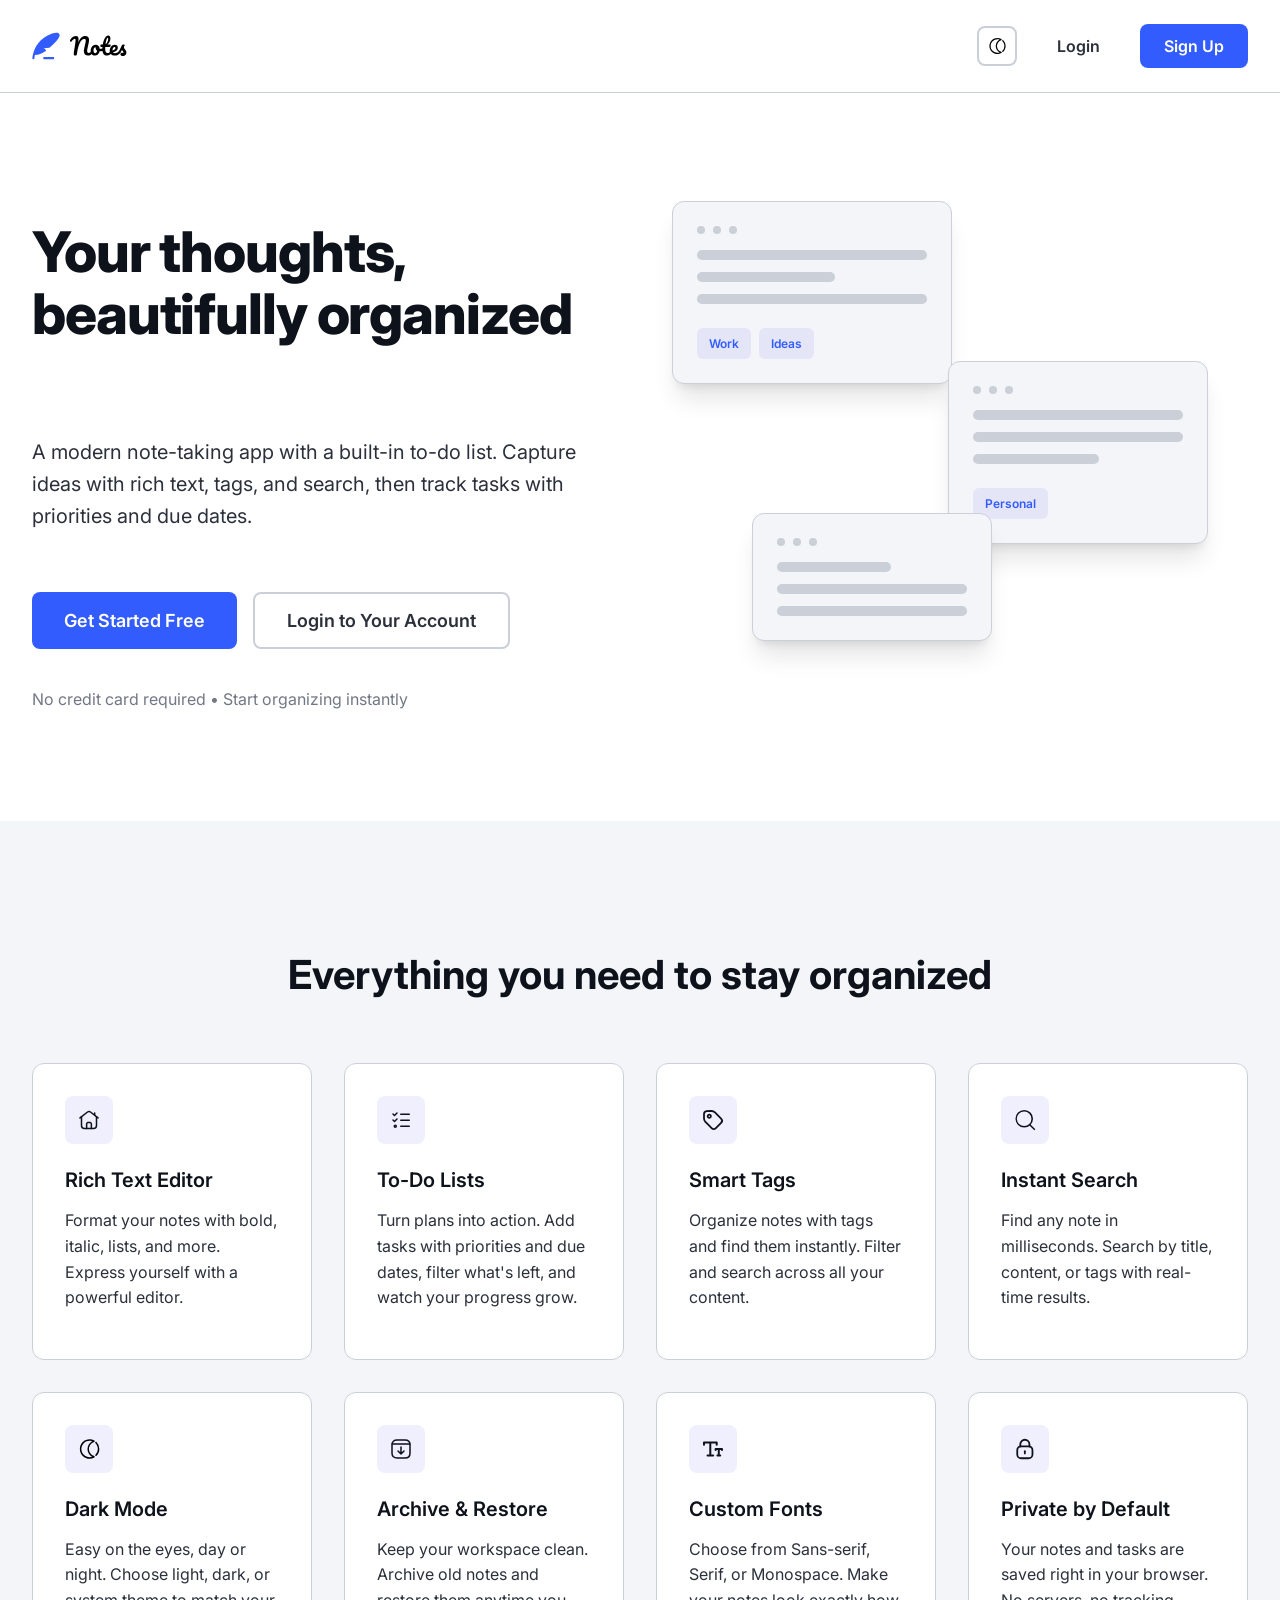
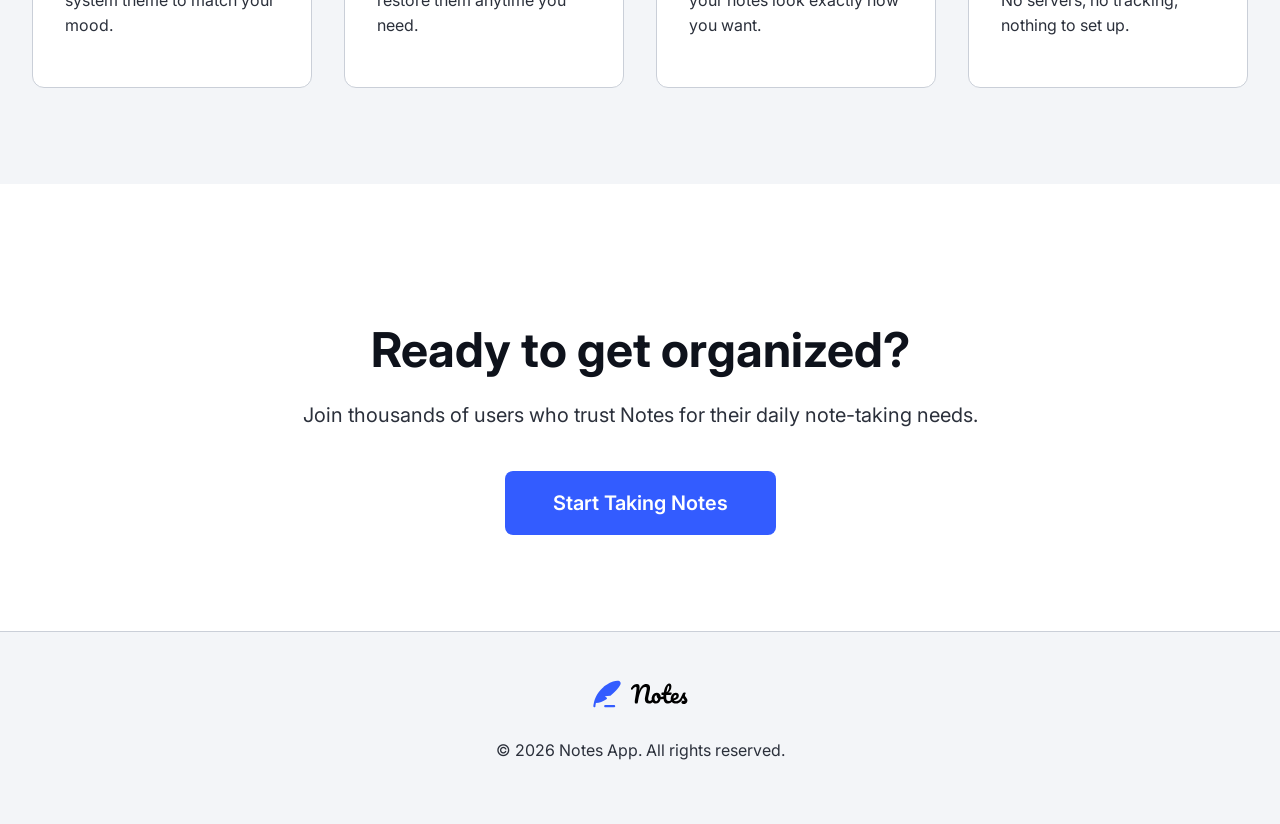
<file: index.html>
<!DOCTYPE html>
<html lang="en" data-theme="system" data-font="sans-serif">
<head>
  <meta charset="UTF-8">
  <meta name="viewport" content="width=device-width, initial-scale=1.0">
  <link rel="icon" type="image/png" sizes="32x32" href="./assets/images/favicon-32x32.png">
  <title>Notes App - Your Personal Note-Taking Companion</title>
  <link rel="stylesheet" href="styles.css">
</head>
<body>
  <header class="landing-header">
    <nav class="nav-container" aria-label="Main navigation">
      <a href="./" class="nav-logo" aria-label="Notes App Home">
        <img src="./assets/images/logo-dark.svg" alt="Notes App">
      </a>
      <div class="nav-actions">
        <button 
          type="button"
          class="theme-toggle" 
          id="themeToggle" 
          aria-label="Switch to dark mode"
          aria-live="polite">
          <img src="./assets/images/icon-moon.svg" alt="" class="theme-icon" id="themeIcon" aria-hidden="true">
        </button>
        <a href="./auth/login.html" class="btn-text">Login</a>
        <a href="./auth/signup.html" class="btn-primary">Sign Up</a>
      </div>
    </nav>
  </header>

  <main class="landing-main">
    <section class="hero-section">
      <div class="hero-content">
        <h1 class="hero-title">
          Your thoughts, beautifully organized
        </h1>
        <p class="hero-description">
          A modern note-taking app with a built-in to-do list. Capture ideas with rich text, tags, and search, then track tasks with priorities and due dates.
        </p>
        <div class="hero-actions">
          <a href="./auth/signup.html" class="btn-hero-primary">
            Get Started Free
          </a>
          <a href="./auth/login.html" class="btn-hero-secondary">
            Login to Your Account
          </a>
        </div>
        <p class="hero-note">
          No credit card required • Start organizing instantly
        </p>
      </div>
      
      <div class="hero-visual" role="presentation" aria-hidden="true">
        <article class="visual-card card-1">
          <div class="card-header">
            <div class="card-dot"></div>
            <div class="card-dot"></div>
            <div class="card-dot"></div>
          </div>
          <div class="card-body">
            <div class="card-line"></div>
            <div class="card-line short"></div>
            <div class="card-line"></div>
            <div class="card-tags">
              <span class="card-tag">Work</span>
              <span class="card-tag">Ideas</span>
            </div>
          </div>
        </article>
        
        <article class="visual-card card-2">
          <div class="card-header">
            <div class="card-dot"></div>
            <div class="card-dot"></div>
            <div class="card-dot"></div>
          </div>
          <div class="card-body">
            <div class="card-line"></div>
            <div class="card-line"></div>
            <div class="card-line short"></div>
            <div class="card-tags">
              <span class="card-tag">Personal</span>
            </div>
          </div>
        </article>
        
        <article class="visual-card card-3">
          <div class="card-header">
            <div class="card-dot"></div>
            <div class="card-dot"></div>
            <div class="card-dot"></div>
          </div>
          <div class="card-body">
            <div class="card-line short"></div>
            <div class="card-line"></div>
            <div class="card-line"></div>
          </div>
        </article>
      </div>
    </section>

    <section class="features-section" aria-labelledby="features-title">
      <div class="features-container">
        <h2 class="section-title" id="features-title">Everything you need to stay organized</h2>
        
        <div class="features-grid">
          <div class="feature-card">
            <div class="feature-icon">
              <img src="./assets/images/icon-home.svg" alt="">
            </div>
            <h3 class="feature-title">Rich Text Editor</h3>
            <p class="feature-description">
              Format your notes with bold, italic, lists, and more. Express yourself with a powerful editor.
            </p>
          </div>
          
          <div class="feature-card">
            <div class="feature-icon">
              <img src="./assets/images/icon-checklist.svg" alt="">
            </div>
            <h3 class="feature-title">To-Do Lists</h3>
            <p class="feature-description">
              Turn plans into action. Add tasks with priorities and due dates, filter what's left, and watch your progress grow.
            </p>
          </div>
          
          <div class="feature-card">
            <div class="feature-icon">
              <img src="./assets/images/icon-tag.svg" alt="">
            </div>
            <h3 class="feature-title">Smart Tags</h3>
            <p class="feature-description">
              Organize notes with tags and find them instantly. Filter and search across all your content.
            </p>
          </div>
          
          <div class="feature-card">
            <div class="feature-icon">
              <img src="./assets/images/icon-search.svg" alt="">
            </div>
            <h3 class="feature-title">Instant Search</h3>
            <p class="feature-description">
              Find any note in milliseconds. Search by title, content, or tags with real-time results.
            </p>
          </div>
          
          <div class="feature-card">
            <div class="feature-icon">
              <img src="./assets/images/icon-moon.svg" alt="">
            </div>
            <h3 class="feature-title">Dark Mode</h3>
            <p class="feature-description">
              Easy on the eyes, day or night. Choose light, dark, or system theme to match your mood.
            </p>
          </div>
          
          <div class="feature-card">
            <div class="feature-icon">
              <img src="./assets/images/icon-archive.svg" alt="">
            </div>
            <h3 class="feature-title">Archive & Restore</h3>
            <p class="feature-description">
              Keep your workspace clean. Archive old notes and restore them anytime you need.
            </p>
          </div>
          
          <div class="feature-card">
            <div class="feature-icon">
              <img src="./assets/images/icon-font.svg" alt="">
            </div>
            <h3 class="feature-title">Custom Fonts</h3>
            <p class="feature-description">
              Choose from Sans-serif, Serif, or Monospace. Make your notes look exactly how you want.
            </p>
          </div>
          
          <div class="feature-card">
            <div class="feature-icon">
              <img src="./assets/images/icon-lock.svg" alt="">
            </div>
            <h3 class="feature-title">Private by Default</h3>
            <p class="feature-description">
              Your notes and tasks are saved right in your browser. No servers, no tracking, nothing to set up.
            </p>
          </div>
        </div>
      </div>
    </section>

    <section class="cta-section">
      <div class="cta-container">
        <h2 class="cta-title">Ready to get organized?</h2>
        <p class="cta-description">
          Join thousands of users who trust Notes for their daily note-taking needs.
        </p>
        <div class="cta-actions">
          <a href="./auth/signup.html" class="btn-cta">Start Taking Notes</a>
        </div>
      </div>
    </section>
  </main>

  <footer class="landing-footer">
    <div class="footer-container">
      <div class="footer-logo">
        <img src="./assets/images/logo-dark.svg" alt="Notes App">
      </div>
      <p class="footer-text">
        © 2026 Notes App. All rights reserved.
      </p>
    </div>
  </footer>

  <script type="module" src="./js/pages/landing.js"></script>
</body>
</html>
</file>
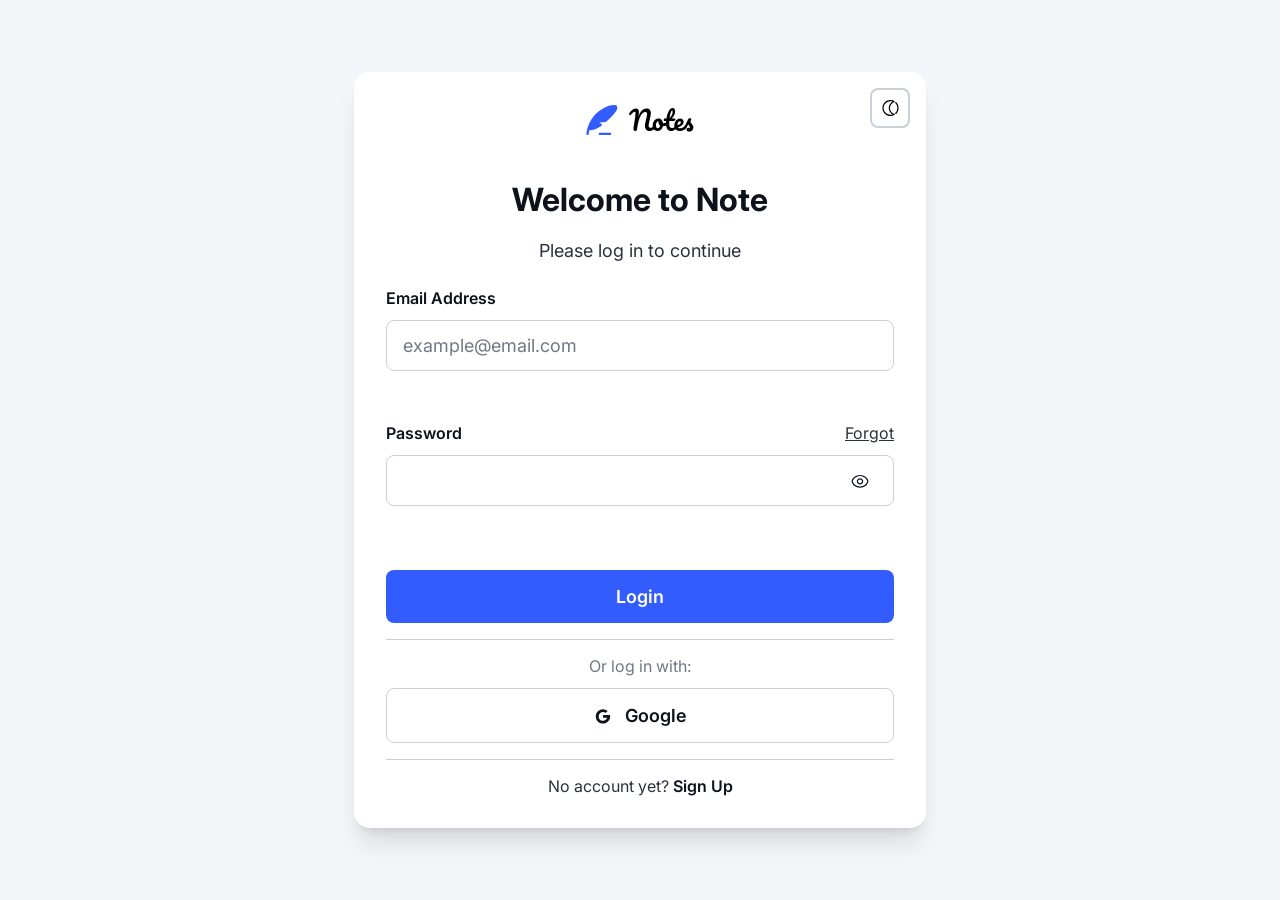
<file: settings.html>
<!DOCTYPE html>
<html lang="en" data-theme="system" data-font="sans-serif">
<head>
  <meta charset="UTF-8">
  <meta name="viewport" content="width=device-width, initial-scale=1.0">
  <link rel="icon" type="image/png" sizes="32x32" href="./assets/images/favicon-32x32.png">
  <title>Settings - Notes App</title>
  <link rel="stylesheet" href="./styles.css">
  <link rel="stylesheet" href="./base.css">
  <link rel="stylesheet" href="./css/pages/settings.css">
</head>
<body>
  <div class="settings-layout">
    <!-- Desktop Sidebar -->
    <aside class="notes-sidebar" aria-label="Navigation sidebar">
      <div class="sidebar-logo">
        <a href="./index.html" class="nav-logo" aria-label="Notes App Home">
          <img src="./assets/images/logo-dark.svg" alt="Notes App">
        </a>
      </div>
      
      <nav class="sidebar-nav" aria-label="Main navigation">
        <button 
          type="button"
          class="sidebar-nav-item" 
          id="allNotesBtn"
          aria-label="View all notes">
          <img src="./assets/images/icon-home.svg" alt="" class="nav-icon" aria-hidden="true">
          <span class="nav-text">All Notes</span>
          <img src="./assets/images/icon-chevron-right.svg" alt="" class="nav-chevron" aria-hidden="true">
        </button>
        
        <button 
          type="button"
          class="sidebar-nav-item" 
          id="archivedNotesBtn"
          aria-label="View archived notes">
          <img src="./assets/images/icon-archive.svg" alt="" class="nav-icon" aria-hidden="true">
          <span class="nav-text">Archived Notes</span>
          <img src="./assets/images/icon-chevron-right.svg" alt="" class="nav-chevron" aria-hidden="true">
        </button>

        <a href="./todos/todos.html" class="sidebar-nav-item" aria-label="View to-do list">
          <img src="./assets/images/icon-checklist.svg" alt="" class="nav-icon" aria-hidden="true">
          <span class="nav-text">To-Do List</span>
          <img src="./assets/images/icon-chevron-right.svg" alt="" class="nav-chevron" aria-hidden="true">
        </a>
      </nav>
      
      <div class="sidebar-separator"></div>
      
      <div class="sidebar-tags-section" id="sidebarTagsSection">
        <h3 class="sidebar-tags-heading">Tags</h3>
        <div class="sidebar-tags-list" id="sidebarTagsList">
          <!-- Tags will be dynamically added here -->
        </div>
      </div>
      
      <div class="sidebar-footer">
        <button 
          type="button"
          class="sidebar-logout-btn" 
          id="logoutBtn"
          aria-label="Logout">
          <img src="./assets/images/icon-logout.svg" alt="" class="nav-icon" aria-hidden="true">
          <span class="nav-text">Logout</span>
        </button>
      </div>
    </aside>

    <!-- Main Content Area -->
    <div class="settings-content-wrapper">
      <!-- Desktop Header -->
      <header class="settings-header">
        <div class="settings-header-content">
          <h1 class="settings-page-title">Settings</h1>
          <div class="settings-header-actions">
            <div class="search-container">
              <img src="./assets/images/icon-search.svg" alt="" class="search-icon" aria-hidden="true">
              <input 
                type="search" 
                id="settingsSearchInput"
                class="search-input" 
                placeholder="Search by title, content, or tags..."
                aria-label="Search notes">
            </div>
            <div class="header-actions-right">
              <button 
                type="button"
                class="theme-toggle" 
                id="themeToggle" 
                aria-label="Switch to dark mode"
                aria-live="polite">
                <img src="./assets/images/icon-moon.svg" alt="" class="theme-icon" id="themeIcon" aria-hidden="true">
              </button>
              <a href="./notes/notes.html" class="settings-link" aria-label="Back to notes">
                <img src="./assets/images/icon-settings.svg" alt="" class="settings-icon" aria-hidden="true">
              </a>
            </div>
          </div>
        </div>
      </header>

      <!-- Tablet/Mobile Header -->
      <header class="settings-mobile-header">
        <div class="mobile-header-top">
          <a href="./index.html" class="mobile-logo" aria-label="Notes App Home">
            <img src="./assets/images/logo.svg" alt="Notes App" class="mobile-logo-img">
          </a>
          <button 
            type="button"
            class="mobile-theme-toggle" 
            id="mobileThemeToggle" 
            aria-label="Switch theme"
            aria-live="polite">
            <img src="./assets/images/icon-moon.svg" alt="" class="mobile-theme-icon" id="mobileThemeIcon" aria-hidden="true">
          </button>
        </div>
      </header>

      <!-- Main Content -->
      <main class="settings-main">
        <div class="settings-container">
          <!-- Settings Menu Panel -->
          <div class="settings-menu-panel">
            <h1 class="settings-menu-title mobile-tablet-only">Settings</h1>
            <div class="settings-menu" id="settingsMenu">
              <button 
                type="button"
                class="settings-menu-item active" 
                id="colorThemeBtn"
                aria-label="Color Theme">
                <img src="./assets/images/icon-sun.svg" alt="" class="menu-item-icon" aria-hidden="true">
                <span class="menu-item-text">Color Theme</span>
                <img src="./assets/images/icon-chevron-right.svg" alt="" class="menu-item-chevron" aria-hidden="true">
              </button>
              
              <button 
                type="button"
                class="settings-menu-item" 
                id="fontThemeBtn"
                aria-label="Font Theme">
                <img src="./assets/images/icon-font.svg" alt="" class="menu-item-icon" aria-hidden="true">
                <span class="menu-item-text">Font Theme</span>
                <img src="./assets/images/icon-chevron-right.svg" alt="" class="menu-item-chevron" aria-hidden="true">
              </button>
              
              <button 
                type="button"
                class="settings-menu-item" 
                id="changePasswordBtn"
                aria-label="Change Password">
                <img src="./assets/images/icon-lock.svg" alt="" class="menu-item-icon" aria-hidden="true">
                <span class="menu-item-text">Change Password</span>
                <img src="./assets/images/icon-chevron-right.svg" alt="" class="menu-item-chevron" aria-hidden="true">
              </button>
              
              <div class="settings-menu-separator"></div>
              
              <button 
                type="button"
                class="settings-menu-item" 
                id="settingsLogoutBtn"
                aria-label="Logout">
                <img src="./assets/images/icon-logout.svg" alt="" class="menu-item-icon" aria-hidden="true">
                <span class="menu-item-text">Logout</span>
              </button>
            </div>
          </div>

          <!-- Settings Content Panel -->
          <div class="settings-content-panel">
            <!-- Color Theme View -->
            <div class="settings-content-view" id="colorThemeView">
              <div class="settings-content-wrap">
                <div class="settings-content-top">
                  <button 
                    type="button"
                    class="btn-back-to-settings mobile-only" 
                    id="backToSettingsBtn"
                    aria-label="Back to Settings"
                    style="display: none;">
                    <img src="./assets/images/icon-arrow-left.svg" alt="" class="back-icon" aria-hidden="true">
                    <span class="back-text">Settings</span>
                  </button>
                  <div class="settings-content-header">
                    <h2 class="settings-content-title">Color Theme</h2>
                    <p class="settings-content-description">Choose your color theme:</p>
                  </div>
                </div>
              
              <div class="theme-options">
                <button 
                  type="button"
                  class="theme-option" 
                  data-theme="light"
                  id="lightThemeOption"
                  aria-label="Light Mode">
                  <div class="theme-option-icon">
                    <img src="./assets/images/icon-sun.svg" alt="" class="theme-icon-img" aria-hidden="true">
                  </div>
                  <div class="theme-option-content">
                    <p class="theme-option-title">Light Mode</p>
                    <p class="theme-option-description">Pick a clean and classic light theme</p>
                  </div>
                  <div class="theme-radio">
                    <div class="theme-radio-outer"></div>
                    <div class="theme-radio-inner"></div>
                  </div>
                </button>
                
                <button 
                  type="button"
                  class="theme-option" 
                  data-theme="dark"
                  id="darkThemeOption"
                  aria-label="Dark Mode">
                  <div class="theme-option-icon">
                    <img src="./assets/images/icon-moon.svg" alt="" class="theme-icon-img" aria-hidden="true">
                  </div>
                  <div class="theme-option-content">
                    <p class="theme-option-title">Dark Mode</p>
                    <p class="theme-option-description">Select a sleek and modern dark theme</p>
                  </div>
                  <div class="theme-radio">
                    <div class="theme-radio-outer"></div>
                    <div class="theme-radio-inner"></div>
                  </div>
                </button>
                
                <button 
                  type="button"
                  class="theme-option" 
                  data-theme="system"
                  id="systemThemeOption"
                  aria-label="System">
                  <div class="theme-option-icon">
                    <img src="./assets/images/icon-system-theme.svg" alt="" class="theme-icon-img" aria-hidden="true">
                  </div>
                  <div class="theme-option-content">
                    <p class="theme-option-title">System</p>
                    <p class="theme-option-description">Adapts to your device's theme</p>
                  </div>
                  <div class="theme-radio">
                    <div class="theme-radio-outer"></div>
                    <div class="theme-radio-inner"></div>
                  </div>
                </button>
              </div>
              
              <div class="settings-actions">
                <button type="button" class="btn-apply-changes" id="applyThemeChangesBtn">Apply Changes</button>
              </div>
            </div>
          </div>

          <!-- Font Theme View (Placeholder for future) -->
          <div class="settings-content-view" id="fontThemeView" style="display: none;">
            <div class="settings-content-wrap">
              <div class="settings-content-top">
                <button 
                  type="button"
                  class="btn-back-to-settings mobile-only" 
                  id="backToSettingsFromFontBtn"
                  aria-label="Back to Settings"
                  style="display: none;">
                  <img src="./assets/images/icon-arrow-left.svg" alt="" class="back-icon" aria-hidden="true">
                  <span class="back-text">Settings</span>
                </button>
                <div class="settings-content-header">
                  <h2 class="settings-content-title">Font Theme</h2>
                  <p class="settings-content-description">Choose your font theme:</p>
                </div>
              </div>
              <div class="font-options">
                <button 
                  type="button"
                  class="font-option font-option-active" 
                  data-font="sans-serif"
                  id="sansSerifOption"
                  aria-label="Sans-serif">
                  <div class="font-option-icon">
                    <img src="./assets/images/icon-font-sans-serif.svg" alt="" class="font-icon-img" aria-hidden="true">
                  </div>
                  <div class="font-option-content">
                    <p class="font-option-title">Sans-serif</p>
                    <p class="font-option-description">Clean and modern, easy to read.</p>
                  </div>
                  <div class="font-radio">
                    <div class="font-radio-outer"></div>
                    <div class="font-radio-inner"></div>
                  </div>
                </button>
                
                <button 
                  type="button"
                  class="font-option" 
                  data-font="serif"
                  id="serifOption"
                  aria-label="Serif">
                  <div class="font-option-icon">
                    <img src="./assets/images/icon-font-serif.svg" alt="" class="font-icon-img" aria-hidden="true">
                  </div>
                  <div class="font-option-content">
                    <p class="font-option-title">Serif</p>
                    <p class="font-option-description">Classic and elegant for a timeless feel.</p>
                  </div>
                  <div class="font-radio">
                    <div class="font-radio-outer"></div>
                    <div class="font-radio-inner"></div>
                  </div>
                </button>
                
                <button 
                  type="button"
                  class="font-option" 
                  data-font="monospace"
                  id="monospaceOption"
                  aria-label="Monospace">
                  <div class="font-option-icon">
                    <img src="./assets/images/icon-font-monospace.svg" alt="" class="font-icon-img" aria-hidden="true">
                  </div>
                  <div class="font-option-content">
                    <p class="font-option-title">Monospace</p>
                    <p class="font-option-description">Code-like, great for a technical vibe.</p>
                  </div>
                  <div class="font-radio">
                    <div class="font-radio-outer"></div>
                    <div class="font-radio-inner"></div>
                  </div>
                </button>
              </div>
              
              <div class="settings-actions">
                <button type="button" class="btn-apply-changes" id="applyFontChangesBtn">Apply Changes</button>
              </div>
            </div>
          </div>

          <!-- Change Password View -->
          <div class="settings-content-view" id="changePasswordView" style="display: none;">
            <div class="settings-content-wrap">
              <div class="settings-content-top">
                <button 
                  type="button"
                  class="btn-back-to-settings mobile-only" 
                  id="backToSettingsFromPasswordBtn"
                  aria-label="Back to Settings"
                  style="display: none;">
                  <img src="./assets/images/icon-arrow-left.svg" alt="" class="back-icon" aria-hidden="true">
                  <span class="back-text">Settings</span>
                </button>
                <div class="settings-content-header">
                  <h2 class="settings-content-title">Change Password</h2>
                </div>
              </div>
              
              <form class="change-password-form" id="changePasswordForm">
                <div class="password-input-group" id="oldPasswordGroup"></div>
                <div class="password-input-group" id="newPasswordGroup"></div>
                <div class="password-input-group" id="confirmPasswordGroup"></div>
                
                <div class="settings-actions">
                  <button type="submit" class="btn-apply-changes" id="savePasswordBtn">Save Password</button>
                </div>
              </form>
            </div>
          </div>
            </div>
          </main>
        </div>

        <!-- Third Sidebar (Archive/Delete Actions) -->
        <aside class="settings-actions-sidebar" id="settingsActionsSidebar">
          <div class="actions-sidebar-content" id="settingsActionsSidebarContent" style="display: none;">
            <button type="button" class="btn-action-archive" id="settingsArchiveNoteBtn" aria-label="Archive note">
              <img src="./assets/images/icon-archive.svg" alt="" class="action-icon" aria-hidden="true">
              <span>Archive Note</span>
            </button>
            <button type="button" class="btn-action-delete" id="settingsDeleteNoteBtn" aria-label="Delete note">
              <img src="./assets/images/icon-delete.svg" alt="" class="action-icon" aria-hidden="true">
              <span>Delete Note</span>
            </button>
          </div>
        </aside>

        <!-- Tablet/Mobile Bottom Navigation -->
    <nav class="mobile-bottom-nav" aria-label="Bottom navigation">
      <a 
        href="./notes/notes.html"
        class="bottom-nav-item" 
        aria-label="Home">
        <img src="./assets/images/icon-home.svg" alt="" class="bottom-nav-icon" aria-hidden="true">
        <span class="bottom-nav-text">Home</span>
      </a>
      
      <a 
        href="./notes/notes.html#search"
        class="bottom-nav-item" 
        aria-label="Search">
        <img src="./assets/images/icon-search.svg" alt="" class="bottom-nav-icon" aria-hidden="true">
        <span class="bottom-nav-text">Search</span>
      </a>
      
      <a 
        href="./notes/notes.html#archived"
        class="bottom-nav-item" 
        aria-label="Archived">
        <img src="./assets/images/icon-archive.svg" alt="" class="bottom-nav-icon" aria-hidden="true">
        <span class="bottom-nav-text">Archived</span>
      </a>
      
      <a 
        href="./notes/notes.html#tags"
        class="bottom-nav-item" 
        aria-label="Tags">
        <img src="./assets/images/icon-tag.svg" alt="" class="bottom-nav-icon" aria-hidden="true">
        <span class="bottom-nav-text">Tags</span>
      </a>
      
      <a 
        href="./todos/todos.html"
        class="bottom-nav-item" 
        aria-label="To-Do">
        <img src="./assets/images/icon-checklist.svg" alt="" class="bottom-nav-icon" aria-hidden="true">
        <span class="bottom-nav-text">To-Do</span>
      </a>
      
      <button 
        type="button"
        class="bottom-nav-item active" 
        id="mobileSettingsBtn"
        aria-label="Settings"
        aria-current="page">
        <img src="./assets/images/icon-settings.svg" alt="" class="bottom-nav-icon" aria-hidden="true">
        <span class="bottom-nav-text">Settings</span>
      </button>
    </nav>
  </div>

  <script type="module" src="./js/pages/settings.js"></script>
</body>
</html>
</file>
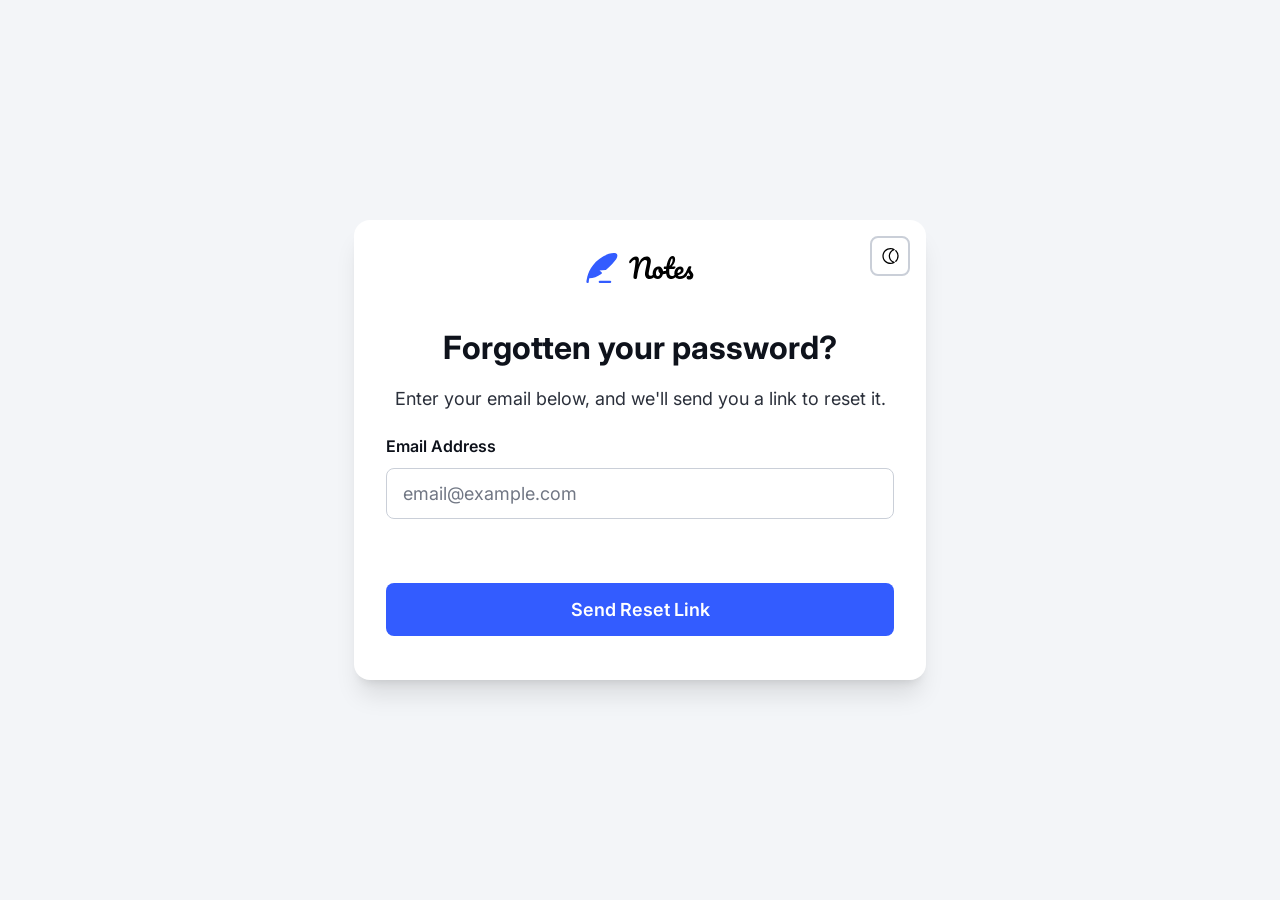
<file: auth/forgot-password.html>
<!DOCTYPE html>
<html lang="en" data-theme="system" data-font="sans-serif">
<head>
  <meta charset="UTF-8">
  <meta name="viewport" content="width=device-width, initial-scale=1.0">
  <link rel="icon" type="image/png" sizes="32x32" href="../assets/images/favicon-32x32.png">
  <title>Forgot Password - Notes App</title>
  <link rel="stylesheet" href="../styles.css">
  <link rel="stylesheet" href="../base.css">
</head>
<body>
  <main class="auth-container">
    <div class="auth-card">
      <div class="auth-card-inner">
        <div class="auth-step" id="emailStep">
          <div class="auth-header">
            <a href="../index.html" class="auth-logo" aria-label="Notes App Home">
              <img src="../assets/images/logo-dark.svg" alt="Notes App">
            </a>
            <h1 class="auth-title">Forgotten your password?</h1>
            <p class="auth-subtitle">Enter your email below, and we'll send you a link to reset it.</p>
          </div>

          <form class="auth-form" id="forgotPasswordForm" novalidate>
            <div class="form-group">
              <label for="email" class="form-label">Email Address</label>
              <div class="form-input-wrapper">
                <input 
                  type="email" 
                  id="email" 
                  name="email" 
                  class="form-input" 
                  placeholder="email@example.com"
                  required
                  aria-required="true"
                  aria-describedby="email-error">
              </div>
              <span class="form-error" id="email-error" role="alert" aria-live="polite"></span>
            </div>

            <button type="submit" class="btn-auth-primary">Send Reset Link</button>
          </form>
        </div>
      </div>

      <div class="auth-theme-toggle">
        <button 
          type="button"
          class="theme-toggle" 
          id="themeToggle" 
          aria-label="Switch to dark mode"
          aria-live="polite">
          <img src="../assets/images/icon-moon.svg" alt="" class="theme-icon" id="themeIcon" aria-hidden="true">
        </button>
      </div>
    </div>
  </main>

  <script type="module" src="../js/pages/forgot-password.js"></script>
</body>
</html>
</file>
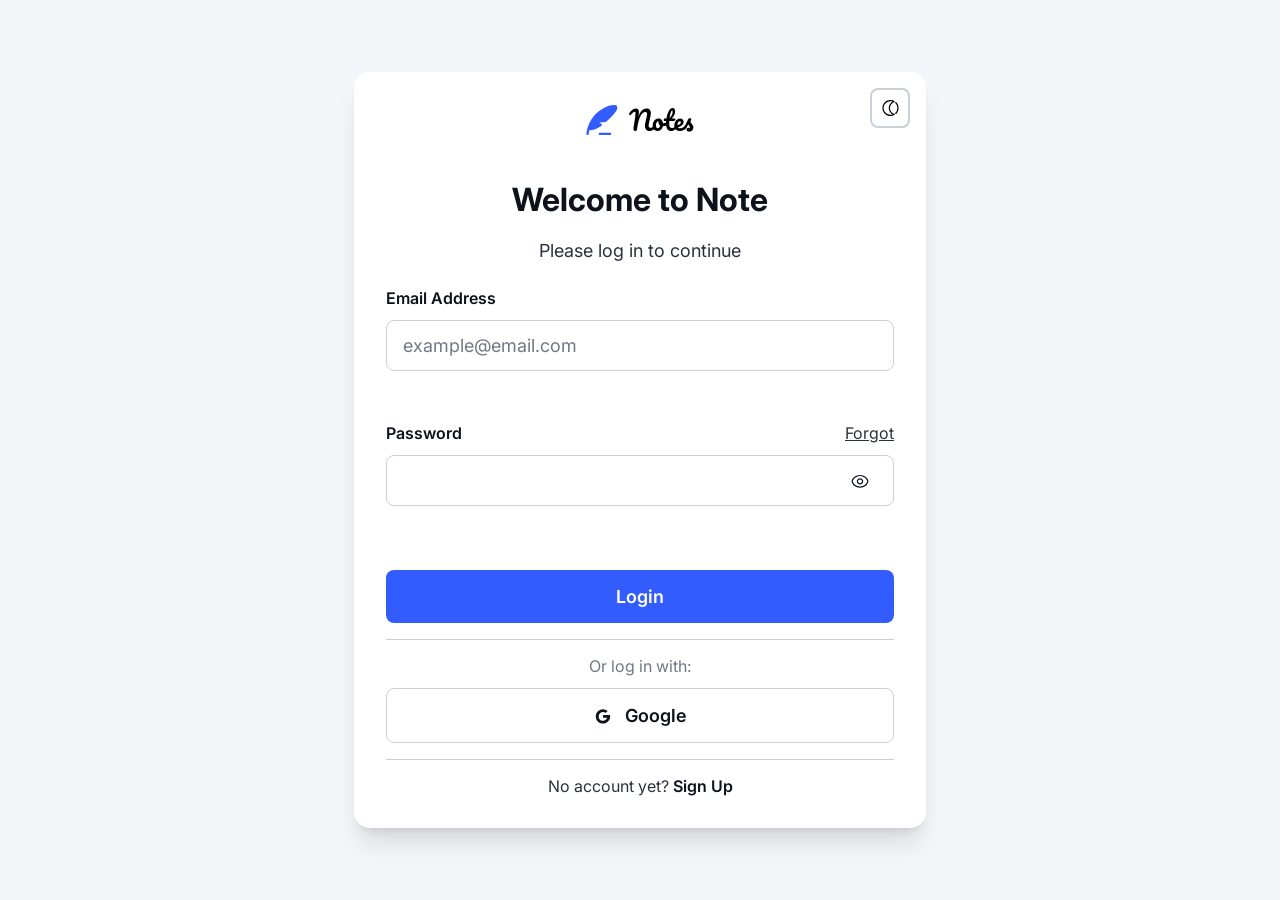
<file: auth/login.html>
<!DOCTYPE html>
<html lang="en" data-theme="system" data-font="sans-serif">
<head>
  <meta charset="UTF-8">
  <meta name="viewport" content="width=device-width, initial-scale=1.0">
  <link rel="icon" type="image/png" sizes="32x32" href="../assets/images/favicon-32x32.png">
  <title>Login - Notes App</title>
  <link rel="stylesheet" href="../styles.css">
  <link rel="stylesheet" href="../base.css">
</head>
<body>
  <main class="auth-container">
    <div class="auth-card">
      <div class="auth-header">
        <a href="../index.html" class="auth-logo" aria-label="Notes App Home">
          <img src="../assets/images/logo-dark.svg" alt="Notes App">
        </a>
        <h1 class="auth-title">Welcome to Note</h1>
        <p class="auth-subtitle">Please log in to continue</p>
      </div>

      <form class="auth-form" id="loginForm" novalidate>
        <div class="form-group">
          <label for="email" class="form-label">Email Address</label>
          <div class="form-input-wrapper">
            <input 
              type="email" 
              id="email" 
              name="email" 
              class="form-input" 
              placeholder="example@email.com"
              required
              aria-required="true"
              aria-describedby="email-error">
          </div>
          <span class="form-error" id="email-error" role="alert" aria-live="polite"></span>
        </div>

        <div class="form-group">
          <div class="form-label-row">
            <label for="password" class="form-label">Password</label>
            <a href="./forgot-password.html" class="form-link">Forgot</a>
          </div>
          <div class="form-input-wrapper">
            <input 
              type="password" 
              id="password" 
              name="password" 
              class="form-input" 
              placeholder=""
              required
              aria-required="true"
              aria-describedby="password-error password-toggle">
            <button 
              type="button" 
              class="form-toggle-password" 
              id="passwordToggle"
              aria-label="Show password"
              aria-pressed="false"
              aria-controls="password">
              <img src="../assets/images/icon-show-password.svg" alt="" class="toggle-icon" aria-hidden="true">
            </button>
          </div>
          <span class="form-error" id="password-error" role="alert" aria-live="polite"></span>
        </div>

        <button type="submit" class="btn-auth-primary">Login</button>
      </form>

      <div class="auth-divider-line auth-divider-top"></div>

      <div class="auth-divider">
        <span class="divider-text">Or log in with:</span>
      </div>

      <button type="button" class="btn-auth-google" aria-label="Login with Google">
        <img src="../assets/images/icon-google.svg" alt="" class="google-icon" aria-hidden="true">
        <span>Google</span>
      </button>
      
      <div class="auth-divider-line"></div>

      <p class="auth-footer">
        No account yet? <a href="./signup.html" class="auth-link">Sign Up</a>
      </p>

      <div class="auth-theme-toggle">
        <button 
          type="button"
          class="theme-toggle" 
          id="themeToggle" 
          aria-label="Switch to dark mode"
          aria-live="polite">
          <img src="../assets/images/icon-moon.svg" alt="" class="theme-icon" id="themeIcon" aria-hidden="true">
        </button>
      </div>
    </div>
  </main>

  <script type="module" src="../js/pages/login.js"></script>
</body>
</html>
</file>
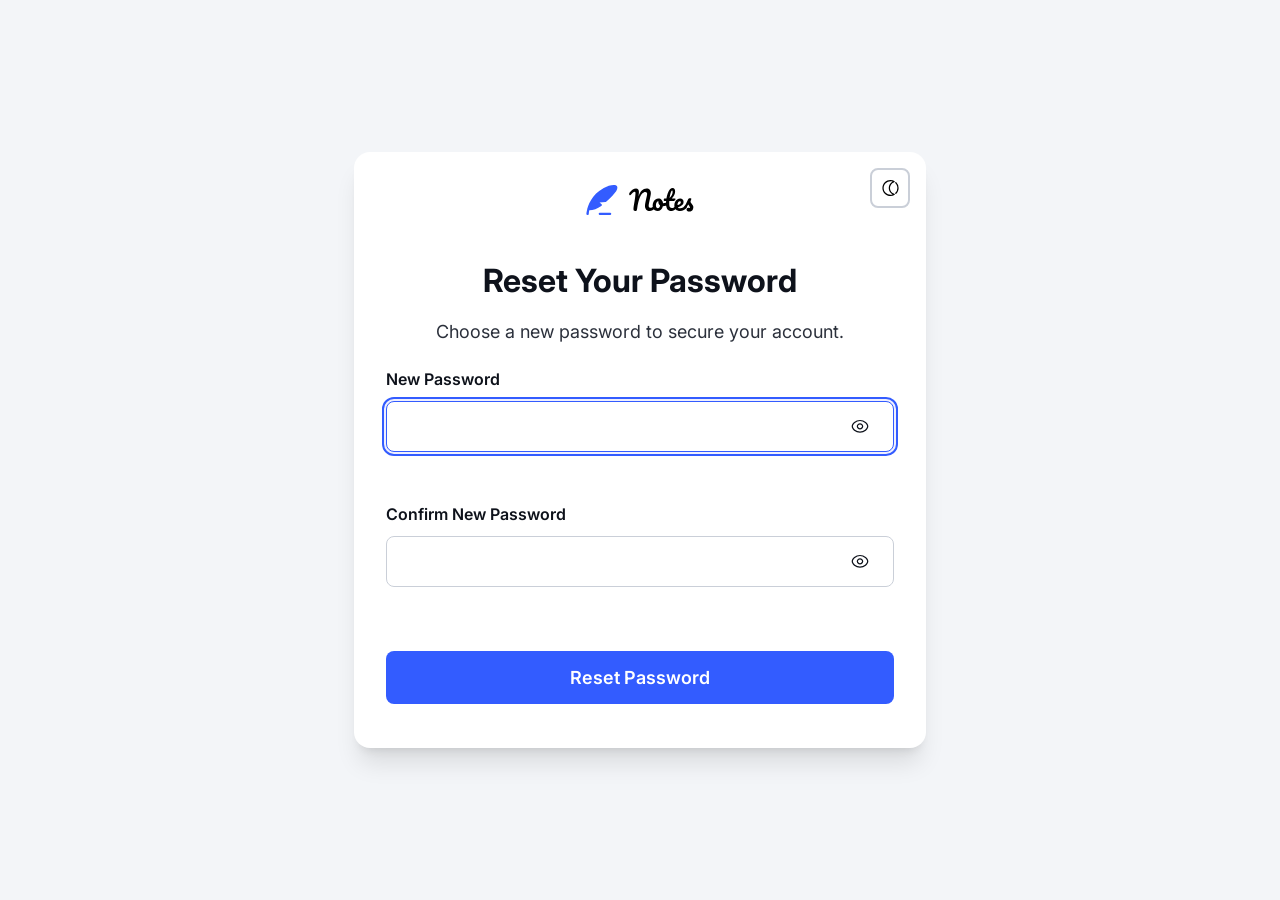
<file: auth/reset-password.html>
<!DOCTYPE html>
<html lang="en" data-theme="system" data-font="sans-serif">
<head>
  <meta charset="UTF-8">
  <meta name="viewport" content="width=device-width, initial-scale=1.0">
  <link rel="icon" type="image/png" sizes="32x32" href="../assets/images/favicon-32x32.png">
  <title>Reset Password - Notes App</title>
  <link rel="stylesheet" href="../styles.css">
  <link rel="stylesheet" href="../base.css">
</head>
<body>
  <main class="auth-container">
    <div class="auth-card">
      <div class="auth-card-inner">
        <div class="auth-step">
          <div class="auth-header">
            <a href="../index.html" class="auth-logo" aria-label="Notes App Home">
              <img src="../assets/images/logo-dark.svg" alt="Notes App">
            </a>
            <h1 class="auth-title">Reset Your Password</h1>
            <p class="auth-subtitle">Choose a new password to secure your account.</p>
          </div>

          <form class="auth-form" id="resetPasswordForm" novalidate>
            <div id="newPasswordContainer"></div>
            <div id="confirmPasswordContainer"></div>

            <button type="submit" class="btn-auth-primary">Reset Password</button>
          </form>
        </div>
      </div>

      <div class="auth-theme-toggle">
        <button 
          type="button"
          class="theme-toggle" 
          id="themeToggle" 
          aria-label="Switch to dark mode"
          aria-live="polite">
          <img src="../assets/images/icon-moon.svg" alt="" class="theme-icon" id="themeIcon" aria-hidden="true">
        </button>
      </div>
    </div>
  </main>

  <script type="module" src="../js/pages/reset-password.js"></script>
</body>
</html>
</file>
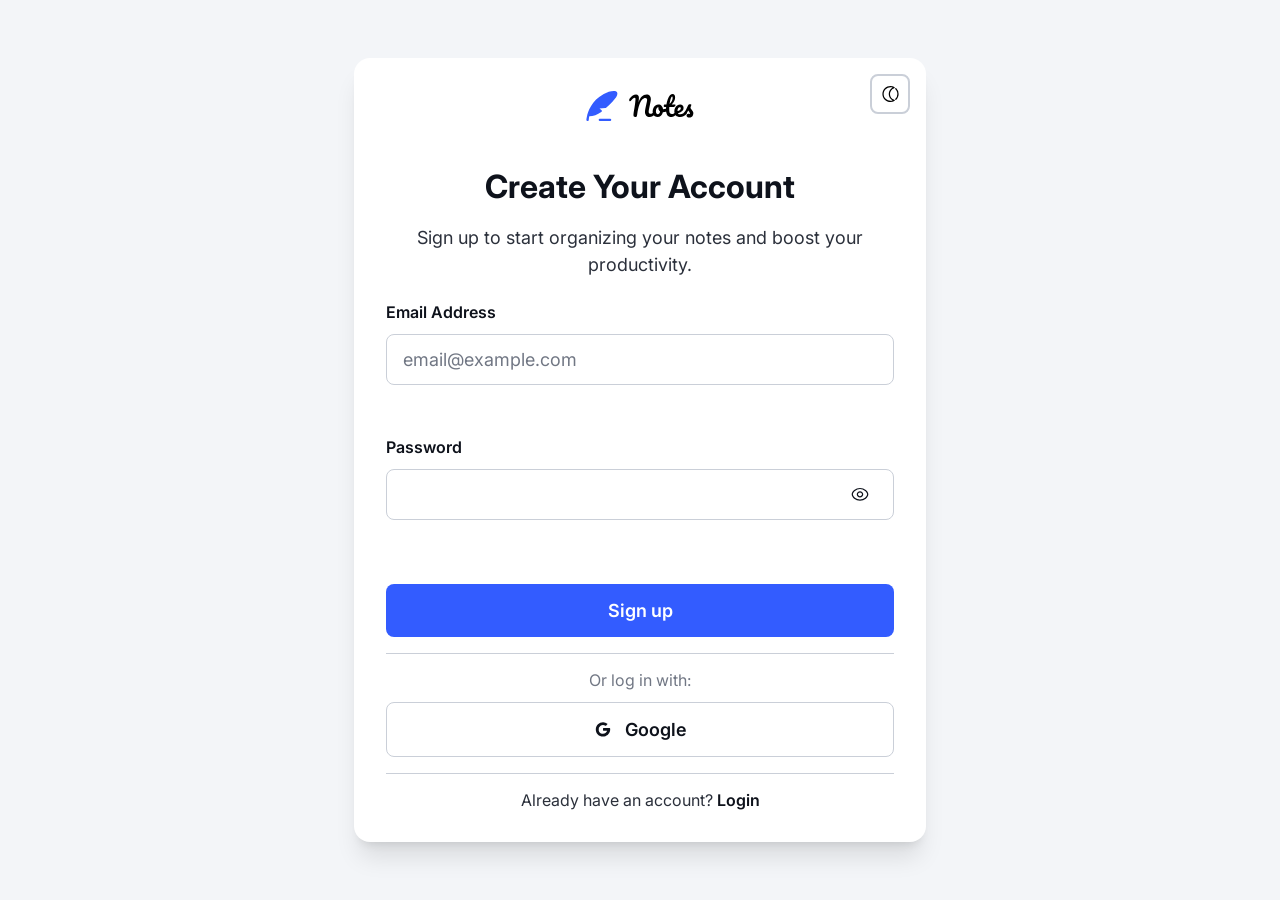
<file: auth/signup.html>
<!DOCTYPE html>
<html lang="en" data-theme="system" data-font="sans-serif">
<head>
  <meta charset="UTF-8">
  <meta name="viewport" content="width=device-width, initial-scale=1.0">
  <link rel="icon" type="image/png" sizes="32x32" href="../assets/images/favicon-32x32.png">
  <title>Sign Up - Notes App</title>
  <link rel="stylesheet" href="../styles.css">
  <link rel="stylesheet" href="../base.css">
</head>
<body>
  <main class="auth-container">
    <div class="auth-card">
      <div class="auth-header">
        <a href="../index.html" class="auth-logo" aria-label="Notes App Home">
          <img src="../assets/images/logo-dark.svg" alt="Notes App">
        </a>
        <h1 class="auth-title">Create Your Account</h1>
        <p class="auth-subtitle">Sign up to start organizing your notes and boost your productivity.</p>
      </div>

      <form class="auth-form" id="signupForm" novalidate>
        <div class="form-group">
          <label for="email" class="form-label">Email Address</label>
          <div class="form-input-wrapper">
            <input 
              type="email" 
              id="email" 
              name="email" 
              class="form-input" 
              placeholder="email@example.com"
              required
              aria-required="true"
              aria-describedby="email-error">
          </div>
          <span class="form-error" id="email-error" role="alert" aria-live="polite"></span>
        </div>

        <div id="passwordContainer"></div>

        <button type="submit" class="btn-auth-primary">Sign up</button>
      </form>

      <div class="auth-divider-line auth-divider-top"></div>

      <div class="auth-divider">
        <span class="divider-text">Or log in with:</span>
      </div>

      <button type="button" class="btn-auth-google" aria-label="Sign up with Google">
        <img src="../assets/images/icon-google.svg" alt="" class="google-icon" aria-hidden="true">
        <span>Google</span>
      </button>
      
      <div class="auth-divider-line"></div>

      <p class="auth-footer">
        Already have an account? <a href="./login.html" class="auth-link">Login</a>
      </p>

      <div class="auth-theme-toggle">
        <button 
          type="button"
          class="theme-toggle" 
          id="themeToggle" 
          aria-label="Switch to dark mode"
          aria-live="polite">
          <img src="../assets/images/icon-moon.svg" alt="" class="theme-icon" id="themeIcon" aria-hidden="true">
        </button>
      </div>
    </div>
  </main>

  <script type="module" src="../js/pages/signup.js"></script>
</body>
</html>
</file>
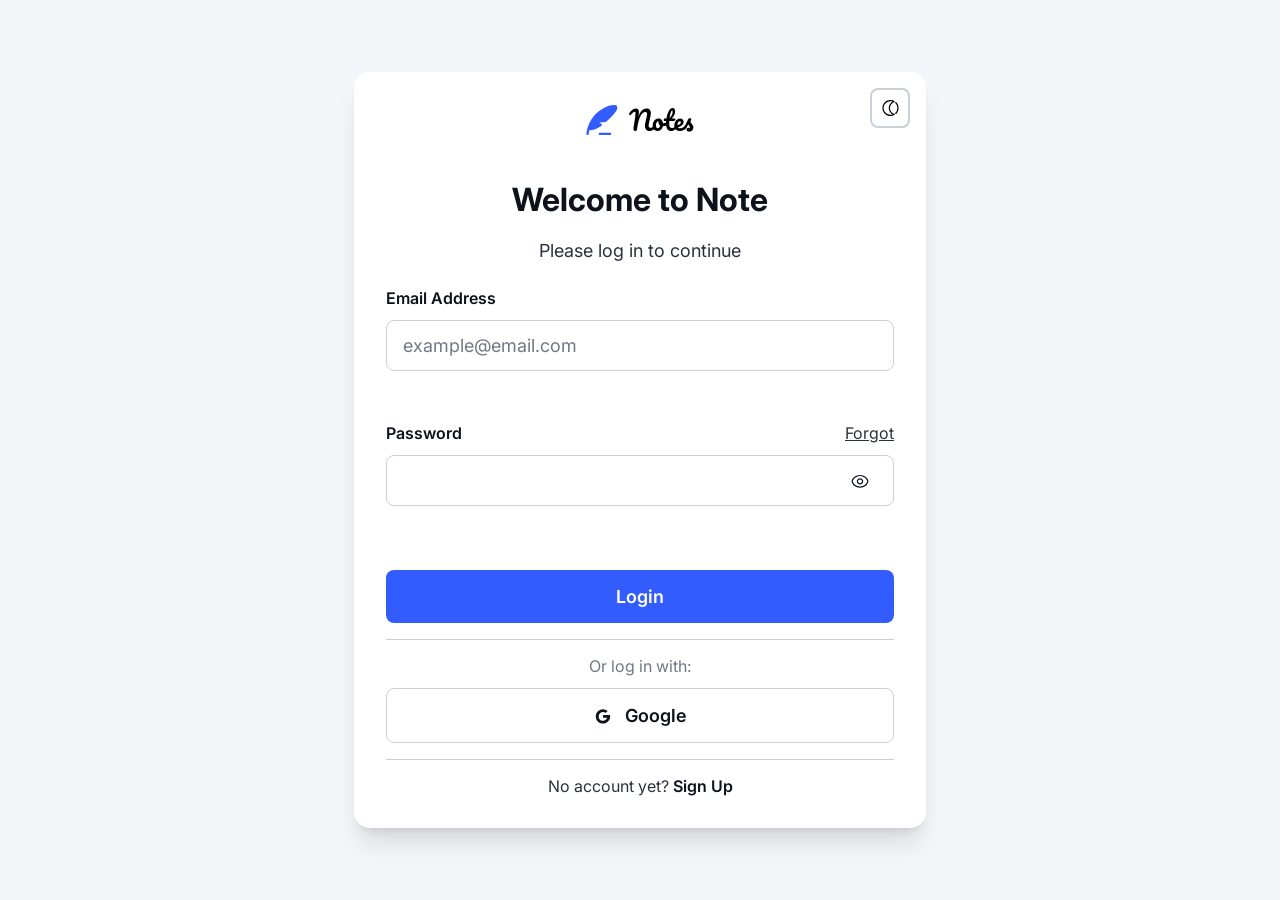
<file: notes/notes.html>
<!DOCTYPE html>
<html lang="en" data-theme="system" data-font="sans-serif">
<head>
  <meta charset="UTF-8">
  <meta name="viewport" content="width=device-width, initial-scale=1.0">
  <link rel="icon" type="image/png" sizes="32x32" href="../assets/images/favicon-32x32.png">
  <title>Notes - Notes App</title>
  <link rel="stylesheet" href="../styles.css">
  <link rel="stylesheet" href="../base.css">
  <!-- Quill CSS -->
  <link href="../assets/vendor/quill/quill.snow.css" rel="stylesheet">
</head>
<body>
  <div class="notes-layout">
    <!-- Desktop Sidebar -->
    <aside class="notes-sidebar" aria-label="Navigation sidebar">
      <div class="sidebar-logo">
        <a href="../index.html" class="nav-logo" aria-label="Notes App Home">
          <img src="../assets/images/logo-dark.svg" alt="Notes App">
        </a>
      </div>
      
      <nav class="sidebar-nav" aria-label="Main navigation">
        <button 
          type="button"
          class="sidebar-nav-item active" 
          id="allNotesBtn"
          aria-label="View all notes"
          aria-current="page">
          <img src="../assets/images/icon-home.svg" alt="" class="nav-icon" aria-hidden="true">
          <span class="nav-text">All Notes</span>
          <img src="../assets/images/icon-chevron-right.svg" alt="" class="nav-chevron" aria-hidden="true">
        </button>
        
        <button 
          type="button"
          class="sidebar-nav-item" 
          id="archivedNotesBtn"
          aria-label="View archived notes">
          <img src="../assets/images/icon-archive.svg" alt="" class="nav-icon" aria-hidden="true">
          <span class="nav-text">Archived Notes</span>
          <img src="../assets/images/icon-chevron-right.svg" alt="" class="nav-chevron" aria-hidden="true">
        </button>

        <a href="../todos/todos.html" class="sidebar-nav-item" aria-label="View to-do list">
          <img src="../assets/images/icon-checklist.svg" alt="" class="nav-icon" aria-hidden="true">
          <span class="nav-text">To-Do List</span>
          <img src="../assets/images/icon-chevron-right.svg" alt="" class="nav-chevron" aria-hidden="true">
        </a>
      </nav>
      
      <div class="sidebar-separator"></div>
      
      <div class="sidebar-tags-section" id="sidebarTagsSection">
        <h3 class="sidebar-tags-heading">Tags</h3>
        <div class="sidebar-tags-list" id="sidebarTagsList">
          <!-- Tags will be dynamically added here -->
        </div>
      </div>
      
      <div class="sidebar-footer">
        <button 
          type="button"
          class="sidebar-logout-btn" 
          id="logoutBtn"
          aria-label="Logout">
          <img src="../assets/images/icon-logout.svg" alt="" class="nav-icon" aria-hidden="true">
          <span class="nav-text">Logout</span>
        </button>
      </div>
    </aside>

    <!-- Main Content Area -->
    <div class="notes-content-wrapper">
      <!-- Desktop Header -->
      <header class="notes-header">
        <div class="notes-header-content">
          <h1 class="notes-page-title" id="pageTitle">All Notes</h1>
          <div class="notes-header-actions">
            <div class="search-container">
              <img src="../assets/images/icon-search.svg" alt="" class="search-icon" aria-hidden="true">
              <input 
                type="search" 
                id="searchInput"
                class="search-input" 
                placeholder="Search by title, content, or tags..."
                aria-label="Search notes">
            </div>
            <div class="header-actions-right">
              <button 
                type="button"
                class="theme-toggle" 
                id="themeToggle" 
                aria-label="Switch to dark mode"
                aria-live="polite">
                <img src="../assets/images/icon-moon.svg" alt="" class="theme-icon" id="themeIcon" aria-hidden="true">
              </button>
              <a href="../settings.html" class="settings-link" aria-label="Settings">
                <img src="../assets/images/icon-settings.svg" alt="" class="settings-icon" aria-hidden="true">
              </a>
            </div>
          </div>
        </div>
      </header>

      <!-- Mobile Header -->
      <header class="notes-mobile-header">
        <div class="mobile-header-top">
          <a href="../index.html" class="mobile-logo" aria-label="Notes App Home">
            <img src="../assets/images/logo.svg" alt="Notes App" class="mobile-logo-img">
          </a>
          <button 
            type="button"
            class="mobile-theme-toggle" 
            id="mobileThemeToggle" 
            aria-label="Switch theme"
            aria-live="polite">
            <img src="../assets/images/icon-moon.svg" alt="" class="mobile-theme-icon" id="mobileThemeIcon" aria-hidden="true">
          </button>
        </div>
      </header>

      <!-- Main Content -->
      <main class="notes-main">
        <div class="notes-container">
          <!-- Mobile/Tablet page title -->
          <h1 class="mobile-page-title">All Notes</h1>

          <!-- Mobile/Tablet search -->
          <div class="search-container mobile-search-container">
            <img src="../assets/images/icon-search.svg" alt="" class="search-icon" aria-hidden="true">
            <input 
              type="search" 
              id="mobileSearchInput"
              class="search-input" 
              placeholder="Search by title, content, or tags..."
              aria-label="Search notes">
          </div>

          <!-- Mobile/Tablet tags picker -->
          <div class="mobile-tags-panel" id="mobileTagsPanel" hidden>
            <p class="mobile-tags-heading">Filter by tag</p>
            <div class="mobile-tags-list" id="mobileTagsList"></div>
          </div>

          <!-- Create New Note Button -->
          <button type="button" class="btn-create-note" id="createNoteBtn" aria-label="Create new note">
            <img src="../assets/images/icon-plus.svg" alt="" class="btn-icon" aria-hidden="true">
            <span>Create New Note</span>
          </button>
          
          <!-- Load Sample Notes Button -->
          <button type="button" class="btn-create-note" id="loadSampleNotesBtn" aria-label="Load sample notes">
            <span>Load Sample Notes</span>
          </button>
          
          <!-- Notes Grid (will be populated dynamically) -->
          <div class="notes-list" id="notesList" style="display: none;"></div>
          
          <!-- Empty State (shown when no notes) -->
          <div class="notes-empty-state" id="emptyState">
            <div class="empty-state-info" id="emptyStateInfo" style="display: none;">
              <p id="emptyStateInfoText"></p>
            </div>
            <div class="empty-state-message" id="emptyStateMessage">
              <p class="empty-state-text" id="emptyStateText">You don't have any notes yet. Start a new note to capture your thoughts and ideas.</p>
            </div>
          </div>
        </div>
      </main>

      <!-- Right Sidebar Panel -->
      <aside class="notes-right-panel" id="rightPanel">
        <!-- Note Editor (shown when creating/editing) -->
        <div class="note-editor" id="noteEditor" style="display: none;">
          <!-- Mobile/Tablet Page Header Control (shown only on mobile/tablet) -->
          <div class="mobile-page-header-control" id="mobilePageHeaderControl" style="display: none;">
            <button type="button" class="btn-go-back-mobile" id="goBackBtnMobile" aria-label="Go back to notes list">
              <img src="../assets/images/icon-chevron-left.svg" alt="" class="back-icon" aria-hidden="true">
              <span class="back-text">Go Back</span>
            </button>
            <div class="mobile-page-header-actions">
              <button type="button" class="btn-action-delete-mobile" id="deleteNoteBtnMobile" aria-label="Delete note">
                <img src="../assets/images/icon-delete.svg" alt="" class="action-icon" aria-hidden="true">
              </button>
              <button type="button" class="btn-action-archive-mobile" id="archiveNoteBtnMobile" aria-label="Archive note">
                <img src="../assets/images/icon-archive.svg" alt="" class="action-icon" aria-hidden="true">
              </button>
              <button type="button" class="btn-cancel-mobile" id="cancelNoteBtnMobile">Cancel</button>
              <button type="button" class="btn-save-mobile" id="saveNoteBtnMobile">Save Note</button>
            </div>
          </div>
          
          <div class="editor-section">
            <input 
              type="text" 
              id="noteTitle" 
              class="editor-title-input" 
              placeholder="Enter a title..."
              aria-label="Note title">
          </div>
          
          <div class="editor-meta-section">
            <div class="editor-meta-row">
              <div class="editor-meta-item">
                <label for="noteTags" class="editor-meta-label">
                  <img src="../assets/images/icon-tag.svg" alt="" class="meta-icon" aria-hidden="true">
                  <span>Tags</span>
                </label>
                <input 
                  type="text" 
                  id="noteTags" 
                  class="editor-tags-input" 
                  placeholder="Add tags separated by commas (e.g. Work, Planning)"
                  aria-label="Note tags">
              </div>
              
              <div class="editor-meta-item">
                <div class="editor-meta-label">
                  <img src="../assets/images/icon-clock.svg" alt="" class="meta-icon" aria-hidden="true">
                  <span>Last edited</span>
                </div>
                <div class="editor-meta-value" id="lastEdited">Not yet saved</div>
              </div>
            </div>
          </div>
          
          <div class="editor-separator"></div>
          
          <div class="editor-content-section">
            <div id="noteContentEditor" class="note-content-editor"></div>
          </div>
          
          <div class="editor-actions">
            <button type="button" class="btn-save-note" id="saveNoteBtn">Save Note</button>
            <button type="button" class="btn-cancel-note" id="cancelNoteBtn">Cancel</button>
          </div>
        </div>
      </aside>
      
      <!-- Third Sidebar (Archive/Delete Actions) -->
      <aside class="notes-actions-sidebar" id="actionsSidebar">
        <div class="actions-sidebar-content" id="actionsSidebarContent" style="display: none;">
          <button type="button" class="btn-action-archive" id="archiveNoteBtn" aria-label="Archive note">
            <img src="../assets/images/icon-archive.svg" alt="" class="action-icon" aria-hidden="true">
            <span>Archive Note</span>
          </button>
          <button type="button" class="btn-action-delete" id="deleteNoteBtn" aria-label="Delete note">
            <img src="../assets/images/icon-delete.svg" alt="" class="action-icon" aria-hidden="true">
            <span>Delete Note</span>
          </button>
        </div>
      </aside>
    </div>

    <!-- Delete Note Modal -->
    <div class="modal-overlay" id="deleteModalOverlay" style="display: none;">
      <div class="modal-container">
        <div class="modal-header">
          <img src="../assets/images/icon-delete.svg" alt="" class="modal-icon" aria-hidden="true">
          <h2 class="modal-title">Delete Note</h2>
        </div>
        <div class="modal-body">
          <p class="modal-message">Are you sure you want to permanently delete this note? This action cannot be undone.</p>
        </div>
        <div class="modal-actions">
          <button type="button" class="btn-modal-cancel" id="deleteModalCancel">Cancel</button>
          <button type="button" class="btn-modal-delete" id="deleteModalConfirm">Delete Note</button>
        </div>
      </div>
    </div>

    <!-- Archive Note Modal -->
    <div class="modal-overlay" id="archiveModalOverlay" style="display: none;">
      <div class="modal-container">
        <div class="modal-header">
          <img src="../assets/images/icon-archive.svg" alt="" class="modal-icon" aria-hidden="true">
          <h2 class="modal-title">Archive Note</h2>
        </div>
        <div class="modal-body">
          <p class="modal-message">Are you sure you want to archive this note? You can find it in the Archived Notes section and restore it anytime.</p>
        </div>
        <div class="modal-actions">
          <button type="button" class="btn-modal-cancel" id="archiveModalCancel">Cancel</button>
          <button type="button" class="btn-modal-archive" id="archiveModalConfirm">Archive Note</button>
        </div>
      </div>
    </div>

    <!-- Mobile Floating Action Button -->
    <button 
      type="button"
      class="fab-create-note" 
      id="mobileCreateNoteBtn"
      aria-label="Create new note">
      <img src="../assets/images/icon-plus.svg" alt="" class="fab-icon" aria-hidden="true">
    </button>

    <!-- Mobile Bottom Navigation -->
    <nav class="mobile-bottom-nav" aria-label="Bottom navigation">
      <button 
        type="button"
        class="bottom-nav-item active" 
        id="mobileHomeBtn"
        aria-label="Home"
        aria-current="page">
        <img src="../assets/images/icon-home.svg" alt="" class="bottom-nav-icon" aria-hidden="true">
        <span class="bottom-nav-text">Home</span>
      </button>
      
      <button 
        type="button"
        class="bottom-nav-item" 
        id="mobileSearchBtn"
        aria-label="Search">
        <img src="../assets/images/icon-search.svg" alt="" class="bottom-nav-icon" aria-hidden="true">
        <span class="bottom-nav-text">Search</span>
      </button>
      
      <button 
        type="button"
        class="bottom-nav-item" 
        id="mobileArchivedBtn"
        aria-label="Archived">
        <img src="../assets/images/icon-archive.svg" alt="" class="bottom-nav-icon" aria-hidden="true">
        <span class="bottom-nav-text">Archived</span>
      </button>
      
      <button 
        type="button"
        class="bottom-nav-item" 
        id="mobileTagsBtn"
        aria-label="Tags">
        <img src="../assets/images/icon-tag.svg" alt="" class="bottom-nav-icon" aria-hidden="true">
        <span class="bottom-nav-text">Tags</span>
      </button>
      
      <a 
        href="../todos/todos.html"
        class="bottom-nav-item" 
        aria-label="To-Do">
        <img src="../assets/images/icon-checklist.svg" alt="" class="bottom-nav-icon" aria-hidden="true">
        <span class="bottom-nav-text">To-Do</span>
      </a>
      
      <button 
        type="button"
        class="bottom-nav-item" 
        id="mobileSettingsBtn"
        aria-label="Settings">
        <img src="../assets/images/icon-settings.svg" alt="" class="bottom-nav-icon" aria-hidden="true">
        <span class="bottom-nav-text">Settings</span>
      </button>
    </nav>
  </div>

  <!-- Quill JS -->
  <script src="../assets/vendor/quill/quill.min.js"></script>
  <script type="module" src="../js/pages/notes.js"></script>
</body>
</html>
</file>
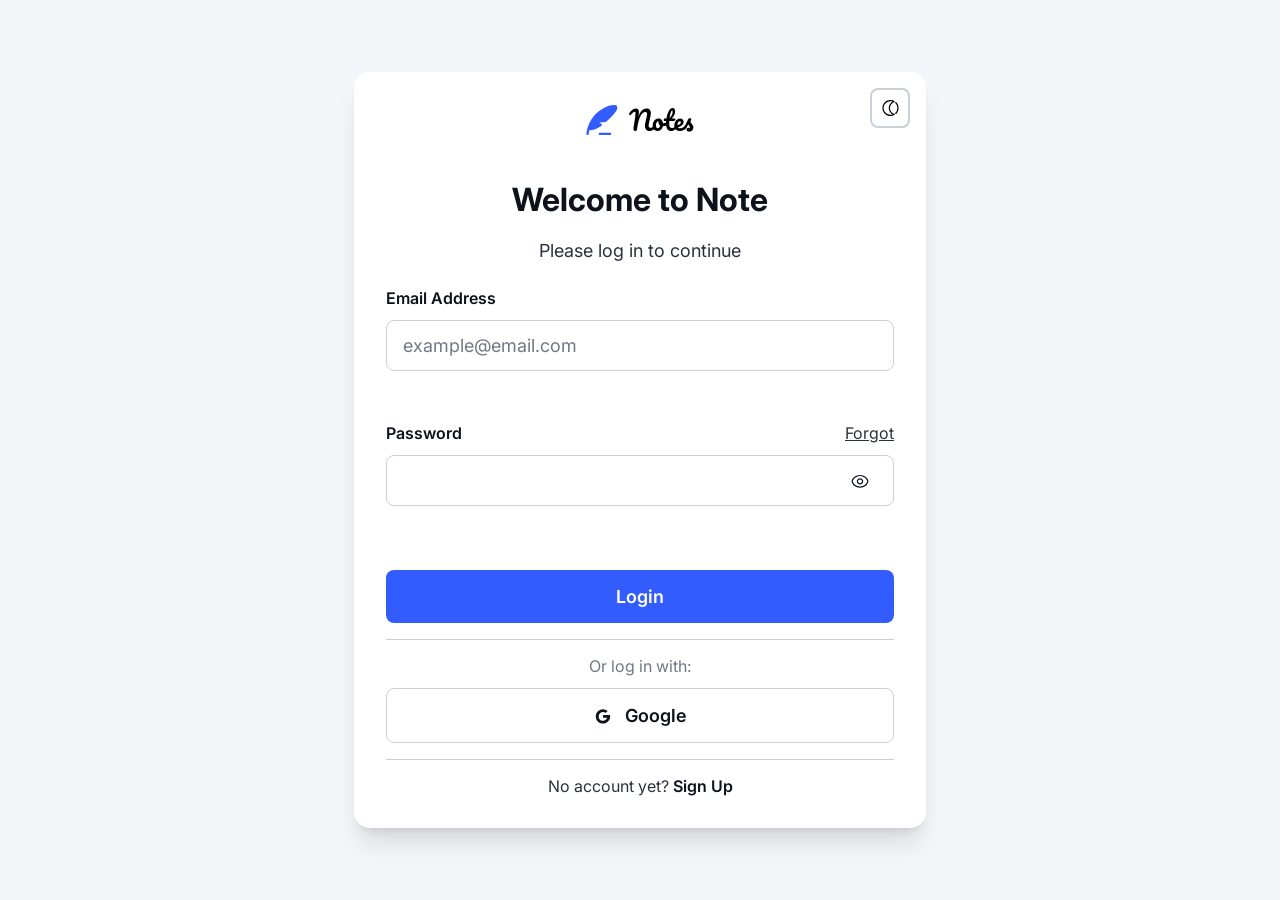
<file: todos/todos.html>
<!DOCTYPE html>
<html lang="en" data-theme="system" data-font="sans-serif">
<head>
  <meta charset="UTF-8">
  <meta name="viewport" content="width=device-width, initial-scale=1.0">
  <link rel="icon" type="image/png" sizes="32x32" href="../assets/images/favicon-32x32.png">
  <title>To-Do List - Notes App</title>
  <link rel="stylesheet" href="../styles.css">
  <link rel="stylesheet" href="../base.css">
  <link rel="stylesheet" href="../css/pages/todos.css">
</head>
<body>
  <div class="notes-layout">
    <!-- Desktop Sidebar -->
    <aside class="notes-sidebar" aria-label="Navigation sidebar">
      <div class="sidebar-logo">
        <a href="../index.html" class="nav-logo" aria-label="Notes App Home">
          <img src="../assets/images/logo-dark.svg" alt="Notes App">
        </a>
      </div>

      <nav class="sidebar-nav" aria-label="Main navigation">
        <a href="../notes/notes.html" class="sidebar-nav-item" aria-label="View all notes">
          <img src="../assets/images/icon-home.svg" alt="" class="nav-icon" aria-hidden="true">
          <span class="nav-text">All Notes</span>
          <img src="../assets/images/icon-chevron-right.svg" alt="" class="nav-chevron" aria-hidden="true">
        </a>

        <a href="../notes/notes.html#archived" class="sidebar-nav-item" aria-label="View archived notes">
          <img src="../assets/images/icon-archive.svg" alt="" class="nav-icon" aria-hidden="true">
          <span class="nav-text">Archived Notes</span>
          <img src="../assets/images/icon-chevron-right.svg" alt="" class="nav-chevron" aria-hidden="true">
        </a>

        <a href="./todos.html" class="sidebar-nav-item active" aria-label="View to-do list" aria-current="page">
          <img src="../assets/images/icon-checklist.svg" alt="" class="nav-icon" aria-hidden="true">
          <span class="nav-text">To-Do List</span>
          <img src="../assets/images/icon-chevron-right.svg" alt="" class="nav-chevron" aria-hidden="true">
        </a>
      </nav>

      <div class="sidebar-footer">
        <button
          type="button"
          class="sidebar-logout-btn"
          id="logoutBtn"
          aria-label="Logout">
          <img src="../assets/images/icon-logout.svg" alt="" class="nav-icon" aria-hidden="true">
          <span class="nav-text">Logout</span>
        </button>
      </div>
    </aside>

    <!-- Main Content Area -->
    <div class="notes-content-wrapper todos-content-wrapper">
      <!-- Desktop Header -->
      <header class="notes-header">
        <div class="notes-header-content">
          <h1 class="notes-page-title">To-Do List</h1>
          <div class="notes-header-actions">
            <div class="search-container">
              <img src="../assets/images/icon-search.svg" alt="" class="search-icon" aria-hidden="true">
              <input
                type="search"
                id="todoSearchInput"
                class="search-input"
                placeholder="Search tasks..."
                aria-label="Search tasks">
            </div>
            <div class="header-actions-right">
              <button
                type="button"
                class="theme-toggle"
                id="themeToggle"
                aria-label="Switch to dark mode"
                aria-live="polite">
                <img src="../assets/images/icon-moon.svg" alt="" class="theme-icon" id="themeIcon" aria-hidden="true">
              </button>
              <a href="../settings.html" class="settings-link" aria-label="Settings">
                <img src="../assets/images/icon-settings.svg" alt="" class="settings-icon" aria-hidden="true">
              </a>
            </div>
          </div>
        </div>
      </header>

      <!-- Mobile Header -->
      <header class="notes-mobile-header">
        <div class="mobile-header-top">
          <a href="../index.html" class="mobile-logo" aria-label="Notes App Home">
            <img src="../assets/images/logo.svg" alt="Notes App" class="mobile-logo-img">
          </a>
          <button
            type="button"
            class="mobile-theme-toggle"
            id="mobileThemeToggle"
            aria-label="Switch theme"
            aria-live="polite">
            <img src="../assets/images/icon-moon.svg" alt="" class="mobile-theme-icon" id="mobileThemeIcon" aria-hidden="true">
          </button>
        </div>
      </header>

      <main class="notes-main todos-main">
        <div class="todos-container">
          <h1 class="todos-mobile-title">To-Do List</h1>

          <div class="search-container todos-mobile-search">
            <img src="../assets/images/icon-search.svg" alt="" class="search-icon" aria-hidden="true">
            <input
              type="search"
              id="todoSearchInputMobile"
              class="search-input"
              placeholder="Search tasks..."
              aria-label="Search tasks">
          </div>

          <!-- Progress summary -->
          <section class="todos-progress" aria-label="Progress">
            <div class="todos-progress-text">
              <span class="todos-progress-label" id="todoProgressLabel">No tasks yet</span>
              <span class="todos-progress-percent" id="todoProgressPercent">0%</span>
            </div>
            <div class="todos-progress-bar" role="progressbar" aria-valuemin="0" aria-valuemax="100" aria-valuenow="0" id="todoProgressBar">
              <div class="todos-progress-fill" id="todoProgressFill"></div>
            </div>
          </section>

          <!-- Add task form -->
          <form class="todo-form" id="todoForm" novalidate>
            <label for="todoText" class="sr-only">New task</label>
            <input
              type="text"
              id="todoText"
              class="todo-input todo-input-text"
              placeholder="What needs to be done?"
              maxlength="200"
              autocomplete="off">
            <div class="todo-form-row">
              <label class="todo-field">
                <span class="todo-field-label">Due</span>
                <input type="date" id="todoDueDate" class="todo-input todo-input-date" aria-label="Due date">
              </label>
              <label class="todo-field">
                <span class="todo-field-label">Priority</span>
                <select id="todoPriority" class="todo-input todo-input-select" aria-label="Priority">
                  <option value="low">Low</option>
                  <option value="medium" selected>Medium</option>
                  <option value="high">High</option>
                </select>
              </label>
              <button type="submit" class="btn-add-todo">
                <img src="../assets/images/icon-plus.svg" alt="" class="btn-icon" aria-hidden="true">
                <span>Add Task</span>
              </button>
            </div>
          </form>

          <!-- Filters and sorting -->
          <div class="todo-toolbar">
            <div class="todo-filters" role="tablist" aria-label="Filter tasks">
              <button type="button" class="todo-filter active" data-filter="all" role="tab" aria-selected="true">All <span class="todo-count" data-count="all">0</span></button>
              <button type="button" class="todo-filter" data-filter="active" role="tab" aria-selected="false">Active <span class="todo-count" data-count="active">0</span></button>
              <button type="button" class="todo-filter" data-filter="completed" role="tab" aria-selected="false">Done <span class="todo-count" data-count="completed">0</span></button>
              <button type="button" class="todo-filter" data-filter="overdue" role="tab" aria-selected="false">Overdue <span class="todo-count" data-count="overdue">0</span></button>
            </div>
            <div class="todo-toolbar-right">
              <label for="todoSort" class="sr-only">Sort tasks</label>
              <select id="todoSort" class="todo-input todo-input-select todo-sort">
                <option value="created">Newest first</option>
                <option value="due">Due date</option>
                <option value="priority">Priority</option>
              </select>
              <button type="button" class="btn-clear-completed" id="clearCompletedBtn">Clear done</button>
            </div>
          </div>

          <!-- Task list -->
          <ul class="todo-list" id="todoList" aria-live="polite"></ul>

          <div class="todo-empty" id="todoEmpty">
            <p id="todoEmptyText">You don't have any tasks yet. Add one above to get started.</p>
          </div>
        </div>
      </main>
    </div>

    <!-- Clear Completed Modal -->
    <div class="modal-overlay" id="clearModalOverlay" style="display: none;">
      <div class="modal-container" role="dialog" aria-modal="true" aria-labelledby="clearModalTitle">
        <div class="modal-header">
          <img src="../assets/images/icon-delete.svg" alt="" class="modal-icon" aria-hidden="true">
          <h2 class="modal-title" id="clearModalTitle">Clear Completed Tasks</h2>
        </div>
        <div class="modal-body">
          <p class="modal-message">Are you sure you want to permanently delete all completed tasks? This action cannot be undone.</p>
        </div>
        <div class="modal-actions">
          <button type="button" class="btn-modal-cancel" id="clearModalCancel">Cancel</button>
          <button type="button" class="btn-modal-delete" id="clearModalConfirm">Clear Tasks</button>
        </div>
      </div>
    </div>

    <!-- Mobile Bottom Navigation -->
    <nav class="mobile-bottom-nav" aria-label="Bottom navigation">
      <a href="../notes/notes.html" class="bottom-nav-item" aria-label="Home">
        <img src="../assets/images/icon-home.svg" alt="" class="bottom-nav-icon" aria-hidden="true">
        <span class="bottom-nav-text">Home</span>
      </a>

      <button type="button" class="bottom-nav-item" id="mobileSearchBtn" aria-label="Search">
        <img src="../assets/images/icon-search.svg" alt="" class="bottom-nav-icon" aria-hidden="true">
        <span class="bottom-nav-text">Search</span>
      </button>

      <a href="../notes/notes.html#archived" class="bottom-nav-item" aria-label="Archived">
        <img src="../assets/images/icon-archive.svg" alt="" class="bottom-nav-icon" aria-hidden="true">
        <span class="bottom-nav-text">Archived</span>
      </a>

      <a href="./todos.html" class="bottom-nav-item active" aria-label="To-Do" aria-current="page">
        <img src="../assets/images/icon-checklist.svg" alt="" class="bottom-nav-icon" aria-hidden="true">
        <span class="bottom-nav-text">To-Do</span>
      </a>

      <a href="../settings.html" class="bottom-nav-item" aria-label="Settings">
        <img src="../assets/images/icon-settings.svg" alt="" class="bottom-nav-icon" aria-hidden="true">
        <span class="bottom-nav-text">Settings</span>
      </a>
    </nav>
  </div>

  <script type="module" src="../js/pages/todos.js"></script>
</body>
</html>
</file>
<file: styles.css>
@import url('./variables.css');

/* Base reset */
*,
*::before,
*::after {
  box-sizing: border-box;
}

html,
body {
  margin: 0;
}

img {
  max-width: 100%;
}

body {
  font-family: var(--font-sans);
  background-color: var(--bg-primary);
  color: var(--text-primary);
  overflow-x: hidden;
}

/* Header */
.landing-header {
  position: fixed;
  top: 0;
  left: 0;
  right: 0;
  z-index: var(--z-header);
  background-color: var(--bg-primary);
  border-bottom: 1px solid var(--border-color);
  backdrop-filter: blur(10px);
}

.nav-container {
  max-width: 1280px;
  margin: 0 auto;
  padding: clamp(1rem, 2vw, 1.5rem) clamp(1rem, 4vw, 2rem);
  display: flex;
  justify-content: space-between;
  align-items: center;
}

.nav-logo {
  display: flex;
  align-items: center;
  gap: var(--spacing-sm);
  font-size: var(--font-size-lg);
  font-weight: 700;
  color: var(--text-primary);
}

.nav-logo {
  display: flex;
  align-items: center;
  color: var(--text-primary);
  text-decoration: none;
  transition: opacity var(--transition-fast);
}

.nav-logo:hover {
  opacity: 0.8;
}

.nav-logo:focus-visible {
  outline: 2px solid var(--accent-color);
  outline-offset: 4px;
  border-radius: var(--radius-sm);
}

.nav-logo img {
  width: auto;
  height: clamp(24px, 5vw, 28px);
}

.nav-actions {
  display: flex;
  align-items: center;
  gap: clamp(0.5rem, 2vw, 1rem);
}

.theme-toggle {
  width: 40px;
  height: 40px;
  display: flex;
  align-items: center;
  justify-content: center;
  background-color: transparent;
  border: 2px solid var(--border-color);
  border-radius: var(--radius-md);
  cursor: pointer;
  transition: all var(--transition-base);
  color: var(--text-primary);
}

.theme-toggle:hover {
  border-color: var(--accent-color);
  background-color: rgba(99, 102, 241, 0.05);
}

.theme-icon {
  width: 20px;
  height: 20px;
  color: inherit;
}

.btn-text {
  padding: clamp(0.5rem, 1vw, 0.75rem) clamp(1rem, 2vw, 1.5rem);
  font-size: var(--font-size-sm);
  font-weight: 600;
  color: var(--text-secondary);
  text-decoration: none;
  transition: color var(--transition-fast);
}

.btn-text:hover {
  color: var(--accent-color);
}

.btn-primary {
  padding: clamp(0.5rem, 1vw, 0.75rem) clamp(1rem, 2vw, 1.5rem);
  font-size: var(--font-size-sm);
  font-weight: 600;
  color: #FFFFFF;
  background-color: var(--accent-color);
  border-radius: var(--radius-md);
  text-decoration: none;
  transition: all var(--transition-base);
}

.btn-primary:hover {
  background-color: var(--accent-hover);
  transform: translateY(-1px);
  box-shadow: var(--shadow-md);
}

/* Notes Page Layout */
.notes-layout {
  display: grid;
  grid-template-columns: 242px 1fr;
  min-height: 100vh;
  background-color: var(--bg-primary);
}

/* Desktop Sidebar */
.notes-sidebar {
  position: fixed;
  left: 0;
  top: 0;
  bottom: 0;
  width: 242px;
  background-color: var(--bg-primary);
  border-right: 1px solid var(--border-color);
  display: flex;
  flex-direction: column;
  z-index: var(--z-sidebar);
}

.sidebar-logo {
  padding: clamp(1.5rem, 3vw, 2rem) clamp(1rem, 2vw, 1.5rem);
  flex-shrink: 0;
}

.sidebar-logo .nav-logo {
  display: inline-flex;
  align-items: center;
}

.sidebar-logo .nav-logo img {
  height: clamp(28px, 5vw, 32px);
}

.sidebar-nav {
  display: flex;
  flex-direction: column;
  padding: var(--spacing-md);
  gap: var(--spacing-xs);
  padding-bottom: 0;
  flex-shrink: 0;
}

.sidebar-nav-item {
  display: flex;
  align-items: center;
  gap: var(--spacing-sm);
  padding: var(--spacing-sm) var(--spacing-md);
  background-color: transparent;
  border: none;
  border-radius: var(--radius-md);
  cursor: pointer;
  transition: all var(--transition-base);
  font-family: inherit;
  font-size: var(--font-size-xs);
  font-weight: 500;
  color: var(--text-primary-light);
  text-align: left;
  width: 100%;
  position: relative;
}

.sidebar-nav-item:hover {
  background-color: var(--bg-secondary);
}

a.sidebar-nav-item {
  text-decoration: none;
}

.sidebar-nav-item:focus-visible {
  outline: 2px solid var(--accent-color);
  outline-offset: 2px;
}

.sidebar-nav-item.active {
  background-color: var(--neutral-100);
}

[data-theme="dark"] .sidebar-nav-item.active {
  background-color: var(--neutral-800);
}

.sidebar-nav-item.active .nav-icon {
  filter: brightness(0) saturate(100%) invert(27%) sepia(95%) saturate(2583%) hue-rotate(228deg) brightness(102%) contrast(101%);
}

.sidebar-nav-item.active .nav-text {
  color: var(--text-primary-light);
}

[data-theme="dark"] .sidebar-nav-item.active .nav-text {
  color: var(--neutral-0);
}

.sidebar-nav-item.active .nav-chevron {
  display: block;
  filter: none;
}

[data-theme="dark"] .sidebar-nav-item.active .nav-chevron {
  filter: brightness(0) invert(1);
}

.sidebar-nav-item:not(.active) .nav-chevron {
  display: none;
}

.nav-icon {
  width: 20px;
  height: 20px;
  flex-shrink: 0;
}

.nav-text {
  flex: 1;
  color: var(--text-primary-light);
}

[data-theme="dark"] .nav-text {
  color: var(--neutral-0);
}

.nav-chevron {
  width: 16px;
  height: 16px;
  flex-shrink: 0;
}

[data-theme="dark"] .nav-chevron {
  filter: brightness(0) invert(1);
}

.sidebar-separator {
  margin: var(--spacing-md);
  margin-top: 10px;
  margin-bottom: 0;
  height: 1px;
  background-color: var(--border-color);
  flex-shrink: 0;
}

.sidebar-tags-section {
  padding: var(--spacing-md);
  padding-top: var(--spacing-sm);
  flex: 1;
  display: flex;
  flex-direction: column;
  min-height: 0;
  overflow: hidden;
}

.sidebar-tags-heading {
  font-size: var(--font-size-sm);
  font-weight: 600;
  color: var(--text-secondary);
  margin: 0 0 var(--spacing-sm) 0;
  text-transform: uppercase;
  letter-spacing: 0.5px;
}

.sidebar-tags-list {
  display: flex;
  flex-direction: column;
  gap: var(--spacing-xs);
  overflow-y: auto;
  flex: 1;
  min-height: 0;
  /* Hide scrollbar but keep scrolling functionality */
  scrollbar-width: none; /* Firefox */
  -ms-overflow-style: none; /* IE and Edge */
}

.sidebar-tags-list::-webkit-scrollbar {
  display: none; /* Chrome, Safari, Opera */
}

.sidebar-tag-item {
  display: flex;
  align-items: center;
  gap: var(--spacing-sm);
  padding: var(--spacing-sm) var(--spacing-md);
  background-color: transparent;
  border: none;
  border-radius: var(--radius-md);
  cursor: pointer;
  transition: all var(--transition-base);
  font-family: inherit;
  font-size: var(--font-size-xs);
  font-weight: 500;
  color: var(--text-primary-light);
  text-align: left;
  width: 100%;
  position: relative;
}

[data-theme="dark"] .sidebar-tag-item {
  color: var(--neutral-0);
}

.sidebar-tag-item:hover {
  background-color: var(--bg-secondary);
}

.sidebar-tag-item.active {
  background-color: var(--neutral-100);
}

[data-theme="dark"] .sidebar-tag-item.active {
  background-color: var(--neutral-800);
}

.sidebar-tag-item.active .nav-icon {
  filter: brightness(0) saturate(100%) invert(27%) sepia(95%) saturate(2583%) hue-rotate(228deg) brightness(102%) contrast(101%);
}

.sidebar-tag-item.active .nav-text {
  color: var(--text-primary-light);
  font-weight: 500;
}

[data-theme="dark"] .sidebar-tag-item.active .nav-text {
  color: var(--neutral-0);
}

.sidebar-tag-item.active .nav-chevron {
  display: block;
  filter: none;
}

[data-theme="dark"] .sidebar-tag-item.active .nav-chevron {
  filter: brightness(0) invert(1);
}

.sidebar-tag-item:not(.active) .nav-chevron {
  display: none;
}

.sidebar-tag-item:focus-visible {
  outline: 2px solid var(--accent-color);
  outline-offset: 2px;
}

.sidebar-tag-item .nav-icon {
  width: 16px;
  height: 16px;
  flex-shrink: 0;
}

.sidebar-footer {
  margin-top: auto;
  padding: var(--spacing-md);
  flex-shrink: 0;
}

.sidebar-logout-btn {
  display: flex;
  align-items: center;
  gap: var(--spacing-sm);
  padding: var(--spacing-sm) var(--spacing-md);
  background-color: transparent;
  border: none;
  border-radius: var(--radius-md);
  cursor: pointer;
  transition: all var(--transition-base);
  font-family: inherit;
  font-size: var(--font-size-md);
  font-weight: 600;
  color: var(--text-primary);
  text-align: left;
  width: 100%;
}

.sidebar-logout-btn:hover {
  background-color: var(--bg-secondary);
}

.sidebar-logout-btn:focus-visible {
  outline: 2px solid var(--accent-color);
  outline-offset: 2px;
}

.sidebar-logout-btn .nav-icon {
  width: 20px;
  height: 20px;
  flex-shrink: 0;
}

/* Notes Content Wrapper */
.notes-content-wrapper {
  grid-column: 2;
  display: grid;
  grid-template-columns: minmax(260px, 320px) minmax(0, 1fr) 240px;
  grid-template-rows: auto 1fr;
  min-height: 100vh;
  min-width: 0; /* Prevent grid overflow */
  overflow: hidden; /* Contain children */
}

/* Desktop Header - spans both columns */
.notes-header {
  grid-column: 1 / -1;
  position: sticky;
  top: 0;
  z-index: var(--z-header);
  background-color: var(--bg-primary);
  border-bottom: 1px solid var(--border-color);
  backdrop-filter: blur(10px);
  width: 100%;
}

/* Desktop Header */
.notes-header {
  position: sticky;
  top: 0;
  z-index: var(--z-header);
  background-color: var(--bg-primary);
  border-bottom: 1px solid var(--border-color);
  backdrop-filter: blur(10px);
  width: 100%;
}

.notes-header-content {
  max-width: 1280px;
  margin: 0 auto;
  padding: clamp(1rem, 2vw, 1.5rem) clamp(1rem, 4vw, 2rem);
  display: flex;
  align-items: center;
  justify-content: space-between;
  gap: var(--spacing-lg);
}

.notes-page-title {
  font-size: clamp(1.5rem, 4vw, 2rem);
  font-weight: 700;
  color: var(--text-primary);
  margin: 0;
}

.notes-header-actions {
  display: flex;
  align-items: center;
  gap: var(--spacing-md);
  flex: 1;
  justify-content: flex-end;
}

.header-actions-right {
  display: flex;
  align-items: center;
  gap: var(--spacing-sm);
}

.notes-header .theme-toggle {
  display: flex;
  align-items: center;
  justify-content: center;
  width: 40px;
  height: 40px;
  border-radius: var(--radius-md);
  transition: all var(--transition-base);
  background-color: transparent;
  border: none;
  cursor: pointer;
  padding: 0;
}

.notes-header .theme-toggle:hover {
  background-color: var(--bg-secondary);
}

.notes-header .theme-toggle:focus-visible {
  outline: 2px solid var(--accent-color);
  outline-offset: 2px;
}

.notes-header .theme-icon {
  width: 20px;
  height: 20px;
  opacity: 1;
}

[data-theme="light"] .notes-header .theme-icon,
[data-theme="system"]:not([data-theme="dark"]) .notes-header .theme-icon {
  filter: brightness(0) saturate(100%) invert(45%) sepia(8%) saturate(500%) hue-rotate(180deg) brightness(95%) contrast(88%);
}

[data-theme="dark"] .notes-header .theme-icon {
  filter: brightness(0) saturate(100%) invert(45%) sepia(8%) saturate(500%) hue-rotate(180deg) brightness(95%) contrast(88%);
}

@media (prefers-color-scheme: dark) {
  [data-theme="system"] .notes-header .theme-icon {
    filter: brightness(0) saturate(100%) invert(45%) sepia(8%) saturate(500%) hue-rotate(180deg) brightness(95%) contrast(88%);
  }
}

.search-container {
  position: relative;
  flex: 1;
  max-width: 400px;
  display: flex;
  align-items: center;
}

.search-icon {
  position: absolute;
  left: var(--spacing-md);
  width: 20px;
  height: 20px;
  pointer-events: none;
  opacity: 1;
}

[data-theme="light"] .search-icon,
[data-theme="system"]:not([data-theme="dark"]) .search-icon {
  filter: brightness(0) saturate(100%) invert(45%) sepia(8%) saturate(500%) hue-rotate(180deg) brightness(95%) contrast(88%);
}

[data-theme="dark"] .search-icon {
  filter: brightness(0) saturate(100%) invert(45%) sepia(8%) saturate(500%) hue-rotate(180deg) brightness(95%) contrast(88%);
}

@media (prefers-color-scheme: dark) {
  [data-theme="system"] .search-icon {
    filter: brightness(0) saturate(100%) invert(45%) sepia(8%) saturate(500%) hue-rotate(180deg) brightness(95%) contrast(88%);
  }
}

.search-input {
  width: 85%;
  padding: clamp(0.75rem, 1.5vw, 0.875rem) var(--spacing-md) clamp(0.75rem, 1.5vw, 0.875rem) calc(var(--spacing-md) * 2 + 20px);
  font-size: var(--font-size-xs);
  font-family: inherit;
  color: var(--text-primary);
  background-color: var(--bg-primary);
  border: 1px solid var(--neutral-500);
  border-radius: var(--radius-md);
  transition: all var(--transition-base);
  outline: none;
}

.search-input::placeholder {
  color: var(--neutral-500);
}

.search-input:focus {
  border-color: var(--accent-color);
  box-shadow: 0 0 0 3px rgba(51, 92, 255, 0.1);
}

.settings-link {
  display: flex;
  align-items: center;
  justify-content: center;
  width: 40px;
  height: 40px;
  border-radius: var(--radius-md);
  transition: all var(--transition-base);
  text-decoration: none;
}

.settings-link:hover {
  background-color: var(--bg-secondary);
}

.settings-link:focus-visible {
  outline: 2px solid var(--accent-color);
  outline-offset: 2px;
}

.settings-icon {
  width: 20px;
  height: 20px;
  opacity: 1;
}

[data-theme="light"] .settings-icon,
[data-theme="system"]:not([data-theme="dark"]) .settings-icon {
  filter: brightness(0) saturate(100%) invert(45%) sepia(8%) saturate(500%) hue-rotate(180deg) brightness(95%) contrast(88%);
}

[data-theme="dark"] .settings-icon {
  filter: brightness(0) saturate(100%) invert(45%) sepia(8%) saturate(500%) hue-rotate(180deg) brightness(95%) contrast(88%);
}

@media (prefers-color-scheme: dark) {
  [data-theme="system"] .settings-icon {
    filter: brightness(0) saturate(100%) invert(45%) sepia(8%) saturate(500%) hue-rotate(180deg) brightness(95%) contrast(88%);
  }
}

/* Mobile Header */
.notes-mobile-header {
  display: none;
  background-color: var(--neutral-100);
  border-bottom: none;
}

[data-theme="dark"] .notes-mobile-header {
  background-color: var(--neutral-800);
}

.mobile-header-top {
  padding: var(--spacing-md) var(--spacing-lg);
  display: flex;
  justify-content: space-between;
  align-items: center;
  width: 100%;
}

.mobile-logo {
  display: inline-flex;
  align-items: center;
  flex-shrink: 0;
}

.mobile-logo-img {
  height: 28px;
}

.mobile-theme-toggle {
  width: 40px;
  height: 40px;
  display: none; /* Hidden on desktop */
  align-items: center;
  justify-content: center;
  background-color: transparent;
  border: 2px solid var(--border-color);
  border-radius: var(--radius-md);
  cursor: pointer;
  transition: all var(--transition-base);
  padding: 0;
  flex-shrink: 0;
  margin-left: auto;
}

.mobile-theme-toggle:hover {
  border-color: var(--accent-color);
  background-color: rgba(99, 102, 241, 0.05);
}

.mobile-theme-toggle:focus-visible {
  outline: 2px solid var(--accent-color);
  outline-offset: 2px;
}

.mobile-theme-icon {
  width: 20px;
  height: 20px;
}

[data-theme="light"] .mobile-theme-icon,
[data-theme="system"]:not([data-theme="dark"]) .mobile-theme-icon {
  filter: brightness(0) saturate(100%) invert(45%) sepia(8%) saturate(500%) hue-rotate(180deg) brightness(95%) contrast(88%);
}

[data-theme="dark"] .mobile-theme-icon {
  filter: brightness(0) saturate(100%) invert(45%) sepia(8%) saturate(500%) hue-rotate(180deg) brightness(95%) contrast(88%);
}

.mobile-header-content {
  background-color: var(--bg-primary);
  border-top-left-radius: var(--radius-lg);
  border-top-right-radius: var(--radius-lg);
  padding: var(--spacing-md) var(--spacing-lg);
  border-top: none;
}

.mobile-page-title {
  font-size: clamp(1.25rem, 4vw, 1.5rem);
  font-weight: 700;
  color: var(--text-primary);
  margin: 0;
}

/* Main Content */
.notes-main {
  grid-column: 1;
  background-color: var(--bg-primary);
  padding: clamp(1.5rem, 3vw, 2rem) clamp(1rem, 4vw, 2rem);
  padding-bottom: calc(clamp(1.5rem, 3vw, 2rem) + 80px);
  border-right: 1px solid var(--border-color);
  overflow-y: auto;
  min-width: 0; /* Prevent flex/grid overflow */
  display: flex;
  flex-direction: column;
}

/* Mobile/Tablet main content styling (up to 1024px) */
@media (max-width: 1024px) {
  .notes-main {
    background-color: var(--bg-primary);
    border-top-left-radius: var(--radius-lg);
    border-top-right-radius: var(--radius-lg);
    border-right: none;
    margin-top: 0;
  }
  
  [data-theme="dark"] .notes-main {
    background-color: var(--bg-primary);
  }
}

.notes-container {
  display: flex;
  flex-direction: column;
  gap: var(--spacing-lg);
  width: 100%;
  min-width: 0; /* Prevent flex overflow */
  flex: 1; /* Allow container to grow */
  }

/* Mobile/Tablet: Ensure container takes full width (up to 1024px) */
@media (max-width: 1024px) {
  .notes-container {
    width: 100%;
    max-width: 100%;
  }
}

/* Right Sidebar Panel */
.notes-right-panel {
  grid-column: 2;
  background-color: var(--bg-primary);
  padding: clamp(1.5rem, 3vw, 2rem) clamp(1rem, 2vw, 1.5rem);
  display: flex;
  flex-direction: column;
  overflow-y: auto;
  border-right: 1px solid var(--border-color);
}

/* Third Sidebar (Actions) */
.notes-actions-sidebar {
  grid-column: 3;
  background-color: var(--bg-primary);
  padding: clamp(1.5rem, 3vw, 2rem) clamp(1rem, 2vw, 1.5rem);
  display: flex;
  flex-direction: column;
  overflow-y: auto;
}

.actions-sidebar-content {
  display: flex;
  flex-direction: column;
  gap: var(--spacing-md);
  width: 100%;
}

.btn-action-archive,
.btn-action-delete {
  display: flex;
  align-items: center;
  gap: 8px;
  padding: 12px 16px;
  font-size: 14px;
  font-weight: 500;
  font-family: inherit;
  border: 1px solid var(--neutral-300);
  border-radius: 8px;
  cursor: pointer;
  background-color: transparent;
  color: var(--neutral-950);
  line-height: 1.2;
  letter-spacing: -0.2px;
  transition: all var(--transition-base);
}

[data-theme="dark"] .btn-action-archive,
[data-theme="dark"] .btn-action-delete {
  border-color: var(--neutral-600);
  color: var(--neutral-0);
}

.btn-action-archive:hover {
  background-color: var(--bg-secondary);
  border-color: var(--accent-color);
}

.btn-action-delete:hover {
  background-color: var(--bg-secondary);
  border-color: var(--error-color);
  color: var(--error-color);
}

.btn-action-archive:focus-visible,
.btn-action-delete:focus-visible {
  outline: 2px solid var(--accent-color);
  outline-offset: 2px;
}

.action-icon {
  width: 16px;
  height: 16px;
  flex-shrink: 0;
}

/* Note Editor */
.note-editor {
  display: flex;
  flex-direction: column;
  height: 100%;
  gap: var(--spacing-md);
  padding: 0;
}

/* Mobile/Tablet Note Editor */
@media (max-width: 1024px) {
  .note-editor {
    padding: 20px 16px;
    gap: 0;
  }
  
  .mobile-page-header-control {
    margin-bottom: 0;
    padding-bottom: 12px;
  }
  
  .editor-section {
    margin-top: 0;
    padding-top: 0;
  }
  
  .editor-title-input {
    font-size: 24px;
    line-height: 1.2;
    letter-spacing: -0.5px;
    margin-top: 0;
  }
  
  /* Hide desktop Save/Cancel buttons on mobile/tablet (they're in header control) */
  .editor-actions {
    display: none;
  }
}

.editor-section {
  width: 100%;
}

.editor-title-input {
  width: 100%;
  font-size: 24px;
  font-weight: 700;
  font-family: inherit;
  color: var(--neutral-950);
  background-color: transparent;
  border: none;
  border-bottom: 2px solid transparent;
  padding: 0;
  outline: none;
  transition: border-color var(--transition-base);
  box-shadow: none;
  line-height: 1.2;
  letter-spacing: -0.5px;
}

[data-theme="dark"] .editor-title-input {
  color: var(--neutral-0);
}

.editor-title-input:focus {
  border-bottom-color: var(--accent-color);
  box-shadow: none;
  outline: none;
}

.editor-title-input::placeholder {
  color: var(--text-tertiary);
}

.editor-meta-section {
  width: 100%;
}

.editor-meta-row {
  display: flex;
  flex-direction: column;
  gap: var(--spacing-md);
}

.editor-meta-item {
  display: flex;
  flex-direction: row;
  align-items: center;
  gap: var(--spacing-md);
}

.editor-meta-item .editor-meta-label {
  min-width: 100px;
  flex-shrink: 0;
}

.editor-meta-label {
  display: flex;
  align-items: center;
  gap: var(--spacing-xs);
  font-size: var(--font-size-sm);
  font-weight: 500;
  color: var(--text-secondary);
  flex-shrink: 0;
}

.meta-icon {
  width: 16px;
  height: 16px;
  flex-shrink: 0;
}

.editor-tags-input {
  flex: 1;
  font-size: var(--font-size-sm);
  font-family: inherit;
  color: var(--text-primary);
  background-color: transparent;
  border: none;
  border-radius: var(--radius-md);
  padding: var(--spacing-xs) var(--spacing-sm);
  outline: none;
  transition: border-color var(--transition-base);
  text-align: left;
}

.editor-tags-input:focus {
  border: 1px solid var(--neutral-700);
}

.editor-tags-input::placeholder {
  color: var(--text-tertiary);
  text-align: left;
}

.editor-meta-value {
  font-size: var(--font-size-sm);
  color: var(--text-secondary);
  padding: var(--spacing-xs) var(--spacing-sm);
  text-align: left;
  flex: 1;
  min-height: calc(var(--spacing-xs) * 2 + 1em);
  display: flex;
  align-items: center;
}

.editor-separator {
  height: 1px;
  background-color: var(--border-color);
  margin: var(--spacing-md) 0;
  width: calc(100% - var(--spacing-lg));
  margin-left: auto;
  margin-right: auto;
}

.editor-content-section {
  flex: 1;
  display: flex;
  flex-direction: column;
  min-height: 300px;
}

.note-content-editor {
  flex: 1;
  min-height: 300px;
}

.note-content-editor .ql-container {
  border: none;
  font-family: inherit;
  font-size: var(--font-size-md);
  color: var(--text-primary);
}

.note-content-editor .ql-editor {
  min-height: 300px;
  padding: var(--spacing-md);
  border: none;
}

.note-content-editor .ql-editor.ql-blank::before {
  color: var(--text-tertiary);
  font-style: normal;
}

.note-content-editor .ql-toolbar {
  border: 1px solid var(--border-color);
  border-bottom: 1px solid var(--border-color);
  border-left: none;
  border-right: none;
  border-radius: 0;
  padding: var(--spacing-sm) var(--spacing-md);
  margin-bottom: 0;
  background-color: var(--bg-primary);
}

.editor-actions {
  display: flex;
  gap: var(--spacing-sm);
  padding-top: var(--spacing-md);
  margin-top: auto;
}

.btn-save-note {
  padding: 12px 16px;
  font-size: 14px;
  font-weight: 500;
  font-family: inherit;
  color: #FFFFFF;
  background-color: var(--accent-color);
  border: none;
  border-radius: 8px;
  cursor: pointer;
  transition: all var(--transition-base);
  line-height: 1.2;
  letter-spacing: -0.2px;
}

.btn-save-note:hover {
  background-color: var(--accent-hover);
}

.btn-save-note:focus-visible {
  outline: 2px solid var(--accent-color);
  outline-offset: 2px;
}

.btn-cancel-note {
  padding: 12px 16px;
  font-size: 14px;
  font-weight: 500;
  font-family: inherit;
  color: var(--neutral-600);
  background-color: var(--neutral-100);
  border: none;
  border-radius: 8px;
  cursor: pointer;
  transition: all var(--transition-base);
  line-height: 1.2;
  letter-spacing: -0.2px;
}

[data-theme="dark"] .btn-cancel-note {
  background-color: var(--neutral-800);
  color: var(--neutral-400);
}

.btn-cancel-note:hover {
  background-color: var(--bg-secondary);
  border-color: var(--text-secondary);
}

.btn-cancel-note:focus-visible {
  outline: 2px solid var(--accent-color);
  outline-offset: 2px;
}

.right-panel-empty {
  display: flex;
  align-items: center;
  justify-content: center;
  height: 100%;
  color: var(--text-secondary);
  font-size: var(--font-size-sm);
}

.notes-container {
  max-width: 1280px;
  margin: 0 auto;
}

/* Empty State */
.notes-empty-state {
  display: flex;
  flex-direction: column;
  align-items: flex-start;
  width: fit-content;
}

.btn-create-note {
  display: inline-flex;
  align-items: center;
  gap: var(--spacing-sm);
  padding: clamp(0.625rem, 1.2vw, 0.75rem) clamp(1.5rem, 3vw, 2rem);
  font-size: var(--font-size-sm);
  font-weight: 400;
  font-family: inherit;
  text-wrap: nowrap;
  color: #FFFFFF;
  background-color: var(--accent-color);
  border: none;
  border-radius: var(--radius-md);
  cursor: pointer;
  transition: all var(--transition-base);
  width: fit-content;
}

.btn-create-note:hover {
  background-color: var(--accent-hover);
  transform: translateY(-1px);
  box-shadow: var(--shadow-md);
}

.btn-create-note:focus-visible {
  outline: 2px solid var(--accent-color);
  outline-offset: 2px;
}

.btn-icon {
  width: 20px;
  height: 20px;
  filter: brightness(0) invert(1);
}

.empty-state-info {
  margin-bottom: var(--spacing-md);
}

.empty-state-info p {
  font-size: var(--font-size-sm);
  color: var(--text-secondary);
  line-height: 1.6;
  margin: 0;
}

.empty-state-message {
  background-color: var(--neutral-100);
  border: none;
  border-radius: var(--radius-md);
  padding: var(--spacing-md);
  width: fit-content;
  min-width: fit-content;
}


.empty-state-message p {
  font-size: 0.83rem;
  color: var(--text-primary-light);
  line-height: 1.4;
  margin: -10px;
  padding: 3px;
}

.empty-state-link {
  color: var(--accent-color);
  text-decoration: underline;
  cursor: pointer;
  transition: color var(--transition-base);
}

.empty-state-link:hover {
  color: var(--accent-hover);
}

/* Notes Grid */
.notes-list {
  display: flex;
  flex-direction: column;
  gap: 0;
  width: 100%; /* Full width by default */
  min-width: 0; /* Prevent flex overflow */
  flex: 1; /* Allow list to grow */
}

/* Mobile/Tablet: Make notes list full width (up to 1024px) */
@media (max-width: 1024px) {
  .notes-list {
    width: 100% !important;
    max-width: 100% !important;
  }
  
  .note-item {
    width: 100%;
  }
  
  .note-item-separator {
    width: 100% !important;
    max-width: 100% !important;
  }
}


.note-item {
  display: flex;
  flex-direction: column;
  padding: 8px;
  cursor: pointer;
  transition: background-color var(--transition-base);
  border-radius: 6px;
  position: relative;
  gap: 12px;
}

.note-item:hover:not(.active) {
  background-color: var(--bg-secondary);
}

.note-item.active {
  background-color: var(--neutral-100) !important;
}

[data-theme="dark"] .note-item.active {
  background-color: var(--neutral-800) !important;
}

.note-item-separator {
  height: 1px;
  background-color: var(--border-color);
  margin: 0;
  width: 100%;
  max-width: 100%;
}

.note-item-title {
  font-size: 16px;
  font-weight: 600;
  color: var(--neutral-950);
  margin: 0 0 12px 0;
  line-height: 1.2;
  letter-spacing: -0.3px;
}

[data-theme="dark"] .note-item-title {
  color: var(--neutral-0);
}

.note-item-tags {
  display: flex;
  flex-wrap: wrap;
  gap: 4px;
  margin-bottom: 0;
}

.note-item-date {
  font-size: 12px;
  color: var(--neutral-700);
  line-height: 1.2;
  letter-spacing: -0.2px;
}

[data-theme="dark"] .note-item-date {
  color: var(--neutral-400);
}

.note-tag {
  display: inline-flex;
  align-items: center;
  padding: 2px var(--spacing-xs);
  background-color: var(--neutral-200);
  border-radius: var(--radius-sm);
  font-size: var(--font-size-xs);
  color: var(--text-primary-light);
  font-weight: 500;
}

[data-theme="dark"] .note-tag {
  background-color: var(--neutral-600);
  color: var(--neutral-0);
}

.notes-grid {
  display: grid;
  grid-template-columns: repeat(auto-fill, minmax(280px, 1fr));
  gap: var(--spacing-lg);
}

/* Mobile Floating Action Button */
.fab-create-note {
  display: none;
  position: fixed;
  bottom: calc(80px + var(--spacing-md));
  right: var(--spacing-md);
  width: 64px;
  height: 64px;
  border-radius: 50%;
  background-color: var(--accent-color);
  border: none;
  cursor: pointer;
  box-shadow: 0px 7px 11px 0px rgba(202, 207, 216, 0.7);
  transition: all var(--transition-base);
  z-index: 900;
  align-items: center;
  justify-content: center;
}


.fab-create-note:hover {
  background-color: var(--accent-hover);
  transform: scale(1.05);
  box-shadow: var(--shadow-xl);
}

.fab-create-note:focus-visible {
  outline: 2px solid var(--accent-color);
  outline-offset: 2px;
}

.fab-icon {
  width: 24px;
  height: 24px;
  filter: brightness(0) invert(1);
}

/* Mobile Bottom Navigation */
.mobile-bottom-nav {
  display: none;
  position: fixed;
  bottom: 0;
  left: 0;
  right: 0;
  background-color: var(--bg-primary);
  border-top: 1px solid var(--border-color);
  padding: 12px 32px;
  z-index: var(--z-header);
  box-shadow: 0px -4px 6px 0px rgba(240, 240, 240, 0.6);
  flex-direction: row;
  justify-content: space-between;
  align-items: center;
  gap: 0;
}


.bottom-nav-item {
  display: flex;
  flex-direction: column;
  align-items: center;
  gap: 4px;
  background: none;
  border: none;
  cursor: pointer;
  padding: 4px;
  transition: all var(--transition-base);
  font-family: inherit;
  flex: 1 1 0;
  max-width: 80px;
  min-width: 0;
  border-radius: 4px;
  position: relative;
  text-decoration: none;
}

.bottom-nav-item:not(:first-child)::before {
  content: '';
  position: absolute;
  left: 0;
  top: 0;
  bottom: 0;
  width: 1px;
  background-color: var(--neutral-100);
}

[data-theme="dark"] .bottom-nav-item:not(:first-child)::before {
  background-color: var(--neutral-800);
}

.bottom-nav-item:focus-visible {
  outline: 2px solid var(--accent-color);
  outline-offset: -2px;
  border-radius: var(--radius-sm);
}

.bottom-nav-item.active {
  background-color: var(--accent-light);
  border-radius: 4px;
}

[data-theme="dark"] .bottom-nav-item.active {
  background-color: var(--neutral-800);
}

.bottom-nav-item.active .bottom-nav-icon {
  filter: brightness(0) saturate(100%) invert(27%) sepia(95%) saturate(2583%) hue-rotate(228deg) brightness(102%) contrast(101%);
}

.bottom-nav-item.active .bottom-nav-text {
  color: var(--accent-color);
}

.bottom-nav-item:not(.active) .bottom-nav-icon {
  filter: brightness(0) saturate(100%) invert(32%) sepia(4%) saturate(1000%) hue-rotate(180deg) brightness(95%) contrast(88%);
}

[data-theme="dark"] .bottom-nav-item:not(.active) .bottom-nav-icon {
  filter: brightness(0) saturate(100%) invert(51%) sepia(4%) saturate(1000%) hue-rotate(180deg) brightness(95%) contrast(88%);
}

.bottom-nav-item:not(.active) .bottom-nav-text {
  color: var(--neutral-600);
}

[data-theme="dark"] .bottom-nav-item:not(.active) .bottom-nav-text {
  color: var(--neutral-500);
}

.bottom-nav-icon {
  width: 24px;
  height: 24px;
  flex-shrink: 0;
}

.bottom-nav-text {
  font-size: 12px;
  font-weight: 400;
  color: var(--text-secondary);
  transition: color var(--transition-base);
  line-height: 1.2;
  letter-spacing: -0.2px;
  text-align: center;
}

/* Tablet and Mobile View States */
.tablet-view-list .notes-right-panel,
.tablet-view-list .notes-actions-sidebar {
  display: none;
}

.tablet-view-editor .notes-main {
  display: none;
}

/* Responsive Design */
@media (max-width: 1024px) {
  .notes-layout {
    grid-template-columns: 1fr;
    min-width: 0; /* Prevent grid overflow */
    overflow: hidden; /* Contain children */
  }
  
  .notes-sidebar {
    display: none;
  }
  
  .notes-content-wrapper {
    grid-template-columns: 1fr;
    grid-column: 1;
    min-width: 0; /* Prevent grid overflow */
    overflow: hidden; /* Contain children */
  }
  
  .notes-header {
    display: none;
  }
  
  .notes-mobile-header {
    display: block;
    flex-shrink: 0; /* Prevent header from shrinking */
  }
  
  .mobile-bottom-nav {
    display: flex;
  }
  
  .fab-create-note {
    display: flex;
  }
  
  .btn-create-note:not(#loadSampleNotesBtn) {
    display: none;
  }
  
  .notes-main {
    padding-bottom: calc(80px + var(--spacing-md));
    min-width: 0; /* Prevent overflow */
    display: flex; /* Ensure flex layout */
    flex-direction: column;
  }
}

/* Mobile/Tablet-specific styles (up to 1024px) - Tablet matches mobile design */
@media (max-width: 1024px) {
  .notes-content-wrapper {
    grid-template-columns: 1fr;
    background-color: var(--neutral-100);
    min-width: 0; /* Prevent overflow */
    overflow: hidden; /* Contain children */
    position: relative;
  }
  
  [data-theme="dark"] .notes-content-wrapper {
    background-color: var(--neutral-900);
  }
  
  .notes-right-panel {
    grid-column: 1;
    display: flex;
    min-width: 0; /* Prevent overflow */
  }
  
  .notes-actions-sidebar {
    display: none;
  }
  
  /* View state management for mobile/tablet */
  .tablet-view-list .notes-right-panel,
  .mobile-view-list .notes-right-panel {
    display: none;
  }
  
  .tablet-view-list .notes-main,
  .mobile-view-list .notes-main {
    display: flex;
    flex-direction: column;
  }
  
  .tablet-view-editor .notes-main,
  .mobile-view-editor .notes-main {
    display: none;
  }
  
  .tablet-view-editor .notes-right-panel,
  .mobile-view-editor .notes-right-panel {
    display: flex;
    min-width: 0; /* Prevent overflow */
  }
  
  /* Hide mobile header content section (go back and title moved to content area) */
  .mobile-header-content {
    display: none;
  }
  
  /* Mobile/Tablet Page Header Control (inside note editor) */
  .mobile-page-header-control {
    display: none; /* Hidden by default, shown via JavaScript */
    align-items: center;
    justify-content: space-between;
    padding: 12px 0;
    border-bottom: 1px solid var(--border-color);
    margin-bottom: 0;
    width: 100%;
  }
  
  /* Show mobile page header control when editor is visible on mobile/tablet */
  .tablet-view-editor .mobile-page-header-control,
  .mobile-view-editor .mobile-page-header-control {
    display: flex;
  }
  
  .btn-go-back-mobile {
    display: flex;
    align-items: center;
    gap: 4px;
    background: none;
    border: none;
    padding: 0;
    cursor: pointer;
    font-family: inherit;
    font-size: 14px;
    font-weight: 400;
    color: var(--neutral-600);
    transition: color var(--transition-base);
    line-height: 1.3;
    letter-spacing: -0.2px;
  }
  
  .btn-go-back-mobile:hover {
    color: var(--neutral-950);
  }
  
  [data-theme="dark"] .btn-go-back-mobile {
    color: var(--neutral-400);
  }
  
  [data-theme="dark"] .btn-go-back-mobile:hover {
    color: var(--neutral-0);
  }
  
  .btn-go-back-mobile .back-icon {
    width: 13.5px;
    height: 13.5px;
    flex-shrink: 0;
  }
  
  .mobile-page-header-actions {
    display: flex;
    align-items: center;
    gap: 7.2px;
  }
  
  .btn-action-delete-mobile,
  .btn-action-archive-mobile {
    display: flex;
    align-items: center;
    justify-content: center;
    width: 32px;
    height: 32px;
    padding: 0;
    background: none;
    border: none;
    cursor: pointer;
    border-radius: 8.945px;
    transition: background-color var(--transition-base);
  }
  
  .btn-action-delete-mobile:hover,
  .btn-action-archive-mobile:hover {
    background-color: var(--neutral-100);
  }
  
  [data-theme="dark"] .btn-action-delete-mobile:hover,
  [data-theme="dark"] .btn-action-archive-mobile:hover {
    background-color: var(--neutral-800);
  }
  
  .btn-action-delete-mobile .action-icon,
  .btn-action-archive-mobile .action-icon {
    width: 15px;
    height: 15px;
  }
  
  .btn-cancel-mobile,
  .btn-save-mobile {
    padding: 0;
    background: none;
    border: none;
    cursor: pointer;
    font-family: inherit;
    font-size: 14px;
    font-weight: 400;
    line-height: 1.3;
    letter-spacing: -0.2px;
    border-radius: 8px;
    transition: opacity var(--transition-base);
  }
  
  .btn-cancel-mobile {
    color: var(--neutral-600);
  }
  
  [data-theme="dark"] .btn-cancel-mobile {
    color: var(--neutral-400);
  }
  
  .btn-save-mobile {
    color: var(--accent-color);
  }
  
  .btn-cancel-mobile:hover,
  .btn-save-mobile:hover {
    opacity: 0.8;
  }
  
  /* Mobile/Tablet header styling */
  .notes-mobile-header {
    background-color: var(--neutral-100);
    height: 74px;
    padding: 16px 32px;
    display: flex;
    align-items: center;
    flex-shrink: 0; /* Prevent header from shrinking */
  }
  
  [data-theme="dark"] .notes-mobile-header {
    background-color: var(--neutral-900);
  }
  
  /* Mobile/Tablet main content area with rounded top corners */
  .notes-main {
    background-color: var(--bg-primary);
    border-top-left-radius: 16px;
    border-top-right-radius: 16px;
    padding: 24px 32px;
    min-height: calc(100vh - 74px);
    display: flex;
    flex-direction: column;
    gap: 16px;
    min-width: 0; /* Prevent overflow */
    overflow-y: auto; /* Allow scrolling */
    flex: 1; /* Allow main to grow */
  }
  
  [data-theme="dark"] .notes-main {
    background-color: var(--bg-primary);
  }
  
  /* Mobile/Tablet page title */
  .mobile-page-title {
    font-size: 24px;
    font-weight: 700;
    line-height: 1.2;
    letter-spacing: -0.5px;
    color: var(--neutral-950);
    margin: 0;
    flex: 1;
  }
  
  [data-theme="dark"] .mobile-page-title {
    color: var(--neutral-0);
  }
  
  /* Mobile/Tablet notes container */
  .notes-container {
    display: flex;
    flex-direction: column;
    gap: 16px;
    width: 100%;
    min-width: 0; /* Prevent overflow - key for responsive scaling */
    flex: 1; /* Allow container to grow and fill available space */
  }
  
  /* Mobile/Tablet empty state info text */
  .empty-state-info p {
    font-size: 14px;
    line-height: 1.3;
    letter-spacing: -0.2px;
    color: var(--neutral-700);
    margin: 0;
  }
  
  [data-theme="dark"] .empty-state-info p {
    color: var(--neutral-400);
  }
  
  /* Mobile/Tablet notes list wrapper */
  .notes-list {
    display: flex;
    flex-direction: column;
    gap: 0;
    width: 100%;
    min-width: 0; /* Prevent overflow - key for responsive scaling */
    flex: 1; /* Allow list to grow and enable scrolling */
    overflow-y: auto; /* Enable scrolling for long lists */
  }
  
  /* Mobile/Tablet note items */
  .note-item {
    width: 100%;
    padding: 8px;
    border-radius: 6px;
    flex-shrink: 0; /* Prevent items from shrinking */
  }
  
  .note-item-separator {
    height: 1px;
    background-color: var(--neutral-200);
    width: 100%;
    margin: 0;
    flex-shrink: 0; /* Prevent separator from shrinking */
  }
  
  [data-theme="dark"] .note-item-separator {
    background-color: var(--neutral-600);
  }
  
  .btn-go-back {
    display: flex;
    align-items: center;
    gap: var(--spacing-xs);
    background: none;
    border: none;
    padding: var(--spacing-xs) var(--spacing-sm);
    cursor: pointer;
    font-family: inherit;
    font-size: var(--font-size-sm);
    font-weight: 500;
    color: var(--text-primary);
    transition: all var(--transition-base);
    border-radius: var(--radius-sm);
  }
  
  .btn-go-back:hover {
    background-color: var(--bg-secondary);
  }
  
  .btn-go-back:focus-visible {
    outline: 2px solid var(--accent-color);
    outline-offset: 2px;
  }
  
  .back-icon {
    width: 20px;
    height: 20px;
    flex-shrink: 0;
  }
  
  [data-theme="light"] .back-icon,
  [data-theme="system"]:not([data-theme="dark"]) .back-icon {
    filter: brightness(0) saturate(100%) invert(45%) sepia(8%) saturate(500%) hue-rotate(180deg) brightness(95%) contrast(88%);
  }
  
  [data-theme="dark"] .back-icon {
    filter: brightness(0) saturate(100%) invert(45%) sepia(8%) saturate(500%) hue-rotate(180deg) brightness(95%) contrast(88%);
  }
  
  .back-text {
    font-size: var(--font-size-sm);
    color: var(--text-primary);
  }
}

/* Additional mobile-specific adjustments (max-width: 768px) */
@media (max-width: 768px) {
  .notes-content-wrapper {
    grid-template-columns: 1fr;
  }
  
  .notes-right-panel {
    grid-column: 1;
    display: none; /* Hidden by default on mobile */
  }
  
  .notes-actions-sidebar {
    display: none;
  }
  
  /* Mobile view states - similar to tablet */
  .mobile-view-list .notes-right-panel {
    display: none;
  }
  
  .mobile-view-list .notes-main {
    display: block;
  }
  
  .mobile-view-editor .notes-main {
    display: none;
  }
  
  .mobile-view-editor .notes-right-panel {
    display: flex;
  }
  
  /* Show theme toggle on mobile */
  .mobile-theme-toggle {
    display: flex;
  }
  
  /* Mobile header content is hidden - controls moved to content area */
  .mobile-header-content {
    display: none;
  }
  
  .notes-main {
    background-color: var(--bg-primary);
    border-top-left-radius: var(--radius-lg);
    border-top-right-radius: var(--radius-lg);
    border-right: none;
  }
  
  [data-theme="dark"] .notes-main {
    background-color: var(--bg-primary);
  }
  
  /* Hide Create New Note button on mobile (FAB is used instead) */
  .btn-create-note:not(#loadSampleNotesBtn) {
    display: none !important;
  }
  
  /* Show Load Sample Notes button on mobile */
  #loadSampleNotesBtn {
    display: inline-flex;
    align-items: center;
    gap: var(--spacing-sm);
    padding: clamp(0.625rem, 1.2vw, 0.75rem) clamp(1.5rem, 3vw, 2rem);
    font-size: var(--font-size-sm);
    font-weight: 400;
    font-family: inherit;
    text-wrap: nowrap;
    color: #FFFFFF;
    background-color: var(--accent-color);
    border: none;
    border-radius: var(--radius-md);
    cursor: pointer;
    transition: all var(--transition-base);
    width: fit-content;
  }
  
  #loadSampleNotesBtn:hover {
    background-color: var(--accent-hover);
    transform: translateY(-1px);
    box-shadow: var(--shadow-md);
  }
  
  .btn-go-back {
    display: flex;
    align-items: center;
    gap: var(--spacing-xs);
    background: none;
    border: none;
    padding: var(--spacing-xs) var(--spacing-sm);
    cursor: pointer;
    font-family: inherit;
    font-size: var(--font-size-sm);
    font-weight: 500;
    color: var(--text-primary);
    transition: all var(--transition-base);
    border-radius: var(--radius-sm);
  }
  
  .btn-go-back:hover {
    background-color: var(--bg-secondary);
  }
  
  .btn-go-back:focus-visible {
    outline: 2px solid var(--accent-color);
    outline-offset: 2px;
  }
  
  .back-icon {
    width: 20px;
    height: 20px;
    flex-shrink: 0;
  }
  
  [data-theme="light"] .back-icon,
  [data-theme="system"]:not([data-theme="dark"]) .back-icon {
    filter: brightness(0) saturate(100%) invert(45%) sepia(8%) saturate(500%) hue-rotate(180deg) brightness(95%) contrast(88%);
  }
  
  [data-theme="dark"] .back-icon {
    filter: brightness(0) saturate(100%) invert(45%) sepia(8%) saturate(500%) hue-rotate(180deg) brightness(95%) contrast(88%);
  }
  
  .back-text {
    font-size: var(--font-size-sm);
    color: var(--text-primary);
  }
  
  .mobile-page-title {
    margin: 0;
    flex: 1;
  }
  
  .bottom-nav-text {
    display: none;
  }
  
  .bottom-nav-item {
    gap: 0;
  }
  
  .fab-create-note {
    bottom: calc(60px + var(--spacing-md));
  }
  
  .mobile-bottom-nav {
    padding: var(--spacing-xs) 0;
  }
}


/* Mobile/Tablet-only notes controls */
.mobile-search-container {
  max-width: none;
}

.mobile-search-container .search-input {
  width: 100%;
}

.mobile-tags-panel {
  display: flex;
  flex-direction: column;
  gap: var(--spacing-xs);
  padding: var(--spacing-md);
  background-color: var(--neutral-100);
  border-radius: var(--radius-md);
}

.mobile-tags-panel[hidden] {
  display: none;
}

[data-theme="dark"] .mobile-tags-panel {
  background-color: var(--neutral-800);
}

.mobile-tags-heading,
.mobile-tags-empty {
  margin: 0;
  font-size: 0.8125rem;
  color: var(--text-secondary);
}

.mobile-tags-heading {
  font-weight: 600;
}

.mobile-tags-list {
  display: flex;
  flex-wrap: wrap;
  gap: 6px;
}

.mobile-tag-chip {
  padding: 6px 12px;
  font-family: inherit;
  font-size: 0.8125rem;
  color: var(--text-primary);
  background-color: var(--bg-primary);
  border: 1px solid var(--border-color);
  border-radius: 999px;
  cursor: pointer;
}

.mobile-tag-chip.active {
  color: #FFFFFF;
  background-color: var(--accent-color);
  border-color: var(--accent-color);
}

@media (min-width: 1025px) {
  .mobile-page-title,
  .mobile-search-container,
  .mobile-tags-panel {
    display: none !important;
  }
  
  .mobile-bottom-nav {
    display: none !important;
  }
  
  .fab-create-note {
    display: none !important;
  }
  
  .notes-mobile-header {
    display: none !important;
  }
  
  .btn-create-note {
    display: inline-flex !important;
  }
}

/* Main Content */
.landing-main {
  padding-top: clamp(60px, 10vw, 80px);
}

/* Hero Section */
.hero-section {
  max-width: 1280px;
  margin: 0 auto;
  padding: clamp(3rem, 8vw, 6rem) clamp(1rem, 4vw, 2rem);
  display: grid;
  grid-template-columns: 1fr 1fr;
  gap: clamp(2rem, 6vw, 4rem);
  align-items: center;
}

.hero-content {
  display: flex;
  flex-direction: column;
  gap: clamp(1rem, 3vw, 1.5rem);
}

.hero-title {
  font-size: clamp(2rem, 6vw, 3.5rem);
  font-weight: 800;
  line-height: 1.1;
  color: var(--text-primary);
  letter-spacing: -0.02em;
}

.hero-description {
  font-size: clamp(1rem, 2.5vw, 1.25rem);
  line-height: 1.6;
  color: var(--text-secondary);
}

.hero-actions {
  display: flex;
  gap: var(--spacing-md);
  margin-top: var(--spacing-md);
}

.btn-hero-primary {
  padding: clamp(0.75rem, 1.5vw, 1rem) clamp(1.5rem, 3vw, 2rem);
  font-size: var(--font-size-md);
  font-weight: 600;
  color: #FFFFFF;
  background-color: var(--accent-color);
  border-radius: var(--radius-md);
  text-decoration: none;
  transition: all var(--transition-base);
  display: inline-flex;
  align-items: center;
  gap: var(--spacing-sm);
}

.btn-hero-primary:hover {
  background-color: var(--accent-hover);
  transform: translateY(-2px);
  box-shadow: var(--shadow-lg);
}

.btn-hero-primary .btn-icon {
  width: 18px;
  height: 18px;
  transition: transform var(--transition-fast);
}

.btn-hero-primary:hover .btn-icon {
  transform: translateX(4px);
}

.btn-hero-secondary {
  padding: clamp(0.75rem, 1.5vw, 1rem) clamp(1.5rem, 3vw, 2rem);
  font-size: var(--font-size-md);
  font-weight: 600;
  color: var(--text-secondary);
  background-color: transparent;
  border: 2px solid var(--border-color);
  border-radius: var(--radius-md);
  text-decoration: none;
  transition: all var(--transition-base);
}

.btn-hero-secondary:hover {
  color: var(--accent-color);
  border-color: var(--accent-color);
  background-color: rgba(99, 102, 241, 0.05);
}

.hero-note {
  font-size: var(--font-size-sm);
  color: var(--text-tertiary);
}

/* Hero Visual */
.hero-visual {
  position: relative;
  height: clamp(400px, 50vw, 500px);
}

.visual-card {
  position: absolute;
  background-color: var(--bg-secondary);
  border: 1px solid var(--border-color);
  border-radius: var(--radius-lg);
  padding: clamp(1rem, 2vw, 1.5rem);
  box-shadow: var(--shadow-xl);
  transition: transform var(--transition-slow);
}

.visual-card:hover {
  transform: translateY(-8px) scale(1.02);
}

.card-1 {
  width: clamp(220px, 35vw, 280px);
  top: 0;
  left: 0;
  animation: float 6s ease-in-out infinite;
}

.card-2 {
  width: clamp(200px, 32vw, 260px);
  top: clamp(120px, 20vw, 160px);
  right: clamp(20px, 4vw, 40px);
  animation: float 8s ease-in-out infinite;
  animation-delay: 2s;
}

.card-3 {
  width: clamp(180px, 28vw, 240px);
  bottom: clamp(40px, 8vw, 60px);
  left: clamp(40px, 8vw, 80px);
  animation: float 7s ease-in-out infinite;
  animation-delay: 4s;
}

@keyframes float {
  0%, 100% {
    transform: translateY(0);
  }
  50% {
    transform: translateY(-20px);
  }
}

.card-header {
  display: flex;
  gap: var(--spacing-xs);
  margin-bottom: var(--spacing-md);
}

.card-dot {
  width: 8px;
  height: 8px;
  border-radius: 50%;
  background-color: var(--border-color);
}

.card-body {
  display: flex;
  flex-direction: column;
  gap: var(--spacing-sm);
}

.card-line {
  height: clamp(8px, 1.5vw, 10px);
  background-color: var(--border-color);
  border-radius: var(--radius-sm);
}

.card-line.short {
  width: 60%;
}

.card-tags {
  display: flex;
  gap: var(--spacing-xs);
  margin-top: var(--spacing-sm);
}

.card-tag {
  padding: var(--spacing-xs) var(--spacing-sm);
  background-color: rgba(99, 102, 241, 0.1);
  color: var(--accent-color);
  border-radius: var(--radius-sm);
  font-size: clamp(0.7rem, 1.5vw, 0.75rem);
  font-weight: 600;
}

/* Features Section */
.features-section {
  background-color: var(--bg-secondary);
  padding: clamp(4rem, 10vw, 6rem) clamp(1rem, 4vw, 2rem);
}

.features-container {
  max-width: 1280px;
  margin: 0 auto;
}

.section-title {
  font-size: clamp(1.75rem, 4vw, 2.5rem);
  font-weight: 700;
  text-align: center;
  margin-bottom: clamp(2rem, 6vw, 4rem);
  color: var(--text-primary);
}

.features-grid {
  display: grid;
  grid-template-columns: repeat(auto-fit, minmax(280px, 1fr));
  gap: clamp(1.5rem, 4vw, 2rem);
  list-style: none;
  padding: 0;
  margin: 0;
}

.feature-card {
  background-color: var(--bg-primary);
  border: 1px solid var(--border-color);
  border-radius: var(--radius-lg);
  padding: clamp(1.5rem, 3vw, 2rem);
  transition: all var(--transition-base);
}

.feature-card:hover {
  border-color: var(--accent-color);
  box-shadow: var(--shadow-lg);
  transform: translateY(-4px);
}

.feature-icon {
  width: clamp(40px, 8vw, 48px);
  height: clamp(40px, 8vw, 48px);
  background-color: rgba(99, 102, 241, 0.1);
  border-radius: var(--radius-md);
  display: flex;
  align-items: center;
  justify-content: center;
  margin-bottom: var(--spacing-lg);
}

.feature-icon img {
  width: clamp(20px, 4vw, 24px);
  height: clamp(20px, 4vw, 24px);
}

.feature-title {
  font-size: var(--font-size-lg);
  font-weight: 600;
  margin-bottom: var(--spacing-sm);
  color: var(--text-primary);
}

.feature-description {
  font-size: var(--font-size-sm);
  line-height: 1.6;
  color: var(--text-secondary);
}

/* CTA Section */
.cta-section {
  padding: clamp(4rem, 10vw, 6rem) clamp(1rem, 4vw, 2rem);
  text-align: center;
}

.cta-container {
  max-width: 720px;
  margin: 0 auto;
}

.cta-title {
  font-size: clamp(2rem, 5vw, 3rem);
  font-weight: 700;
  margin-bottom: var(--spacing-md);
  color: var(--text-primary);
}

.cta-description {
  font-size: clamp(1rem, 2.5vw, 1.25rem);
  line-height: 1.6;
  color: var(--text-secondary);
  margin-bottom: clamp(2rem, 4vw, 2.5rem);
}

.btn-cta {
  padding: clamp(1rem, 2vw, 1.25rem) clamp(2rem, 4vw, 3rem);
  font-size: var(--font-size-lg);
  font-weight: 600;
  color: #FFFFFF;
  background-color: var(--accent-color);
  border-radius: var(--radius-md);
  text-decoration: none;
  display: inline-block;
  transition: all var(--transition-base);
}

.btn-cta:hover {
  background-color: var(--accent-hover);
  transform: translateY(-2px);
  box-shadow: var(--shadow-xl);
}

/* Footer */
.landing-footer {
  background-color: var(--bg-secondary);
  border-top: 1px solid var(--border-color);
  padding: clamp(2rem, 4vw, 3rem) clamp(1rem, 4vw, 2rem);
}

.footer-container {
  max-width: 1280px;
  margin: 0 auto;
  display: flex;
  flex-direction: column;
  align-items: center;
  gap: var(--spacing-md);
}

.footer-logo {
  display: flex;
  align-items: center;
  gap: var(--spacing-sm);
  font-size: var(--font-size-md);
  font-weight: 700;
  color: var(--text-primary);
}

.footer-logo {
  display: flex;
  align-items: center;
  color: var(--text-primary);
}

.footer-logo img {
  width: auto;
  height: 28px;
}

.footer-logo span {
  display: none;
}

.footer-text {
  font-size: var(--font-size-sm);
  color: var(--text-secondary);
}

/* Theme-aware Icon Colors - Makes icons white in dark mode, black in light mode */
.icon-theme-white {
  filter: brightness(0) invert(1);
  transition: filter var(--transition-base);
}

/* Legacy Dark Mode Icon Inversion (for specific elements) */
[data-theme="dark"] .feature-icon img,
[data-theme="dark"] .btn-hero-primary .btn-icon {
  filter: invert(1) brightness(1);
}

@media (prefers-color-scheme: dark) {
  [data-theme="system"] .feature-icon img,
  [data-theme="system"] .btn-hero-primary .btn-icon {
    filter: invert(1) brightness(1);
  }
}

/* Responsive Design */
@media (max-width: 768px) {
  .hero-section {
    grid-template-columns: 1fr;
    gap: clamp(2rem, 6vw, 3rem);
  }
  
  .hero-visual {
    order: -1;
    height: clamp(300px, 50vw, 400px);
  }
  
  .hero-actions {
    flex-direction: column;
  }
  
  .btn-hero-primary,
  .btn-hero-secondary {
    width: 100%;
    text-align: center;
    justify-content: center;
  }
  
  .features-grid {
    grid-template-columns: 1fr;
  }
  
  .nav-actions {
    gap: var(--spacing-xs);
  }
  
  .btn-text,
  .btn-primary {
    padding: clamp(0.5rem, 1vw, 0.625rem) clamp(0.75rem, 1.5vw, 1rem);
    font-size: clamp(0.8rem, 2vw, 0.875rem);
  }
}

@media (max-width: 480px) {
  .card-1,
  .card-2,
  .card-3 {
    width: clamp(160px, 45vw, 200px);
  }
  
  .hero-note {
    font-size: var(--font-size-xs);
  }
}

/* Modal Styles */
.modal-overlay {
  position: fixed;
  top: 0;
  left: 0;
  right: 0;
  bottom: 0;
  background-color: rgba(0, 0, 0, 0.5);
  display: flex;
  align-items: center;
  justify-content: center;
  z-index: 1000;
  backdrop-filter: blur(4px);
}

.modal-container {
  background-color: var(--bg-primary);
  border-radius: var(--radius-lg);
  padding: var(--spacing-lg);
  max-width: 400px;
  width: 90%;
  box-shadow: var(--shadow-xl);
  display: flex;
  flex-direction: column;
  gap: var(--spacing-md);
}

.modal-header {
  display: flex;
  align-items: center;
  gap: var(--spacing-sm);
  margin-bottom: var(--spacing-xs);
}

.modal-icon {
  width: 24px;
  height: 24px;
  flex-shrink: 0;
}

[data-theme="light"] .modal-icon,
[data-theme="system"]:not([data-theme="dark"]) .modal-icon {
  filter: brightness(0) saturate(100%) invert(45%) sepia(8%) saturate(500%) hue-rotate(180deg) brightness(95%) contrast(88%);
}

[data-theme="dark"] .modal-icon {
  filter: brightness(0) saturate(100%) invert(45%) sepia(8%) saturate(500%) hue-rotate(180deg) brightness(95%) contrast(88%);
}

.modal-title {
  font-size: var(--font-size-lg);
  font-weight: 600;
  color: var(--text-primary);
  margin: 0;
}

.modal-body {
  margin: var(--spacing-sm) 0;
}

.modal-message {
  font-size: var(--font-size-sm);
  color: var(--text-secondary);
  line-height: 1.6;
  margin: 0;
}

.modal-actions {
  display: flex;
  gap: var(--spacing-sm);
  justify-content: flex-end;
  margin-top: var(--spacing-sm);
}

.btn-modal-cancel,
.btn-modal-delete,
.btn-modal-archive {
  padding: var(--spacing-sm) var(--spacing-lg);
  font-size: var(--font-size-sm);
  font-weight: 600;
  font-family: inherit;
  border-radius: var(--radius-md);
  cursor: pointer;
  transition: all var(--transition-base);
  border: none;
}

.btn-modal-cancel {
  background-color: var(--bg-secondary);
  color: var(--text-primary);
  border: 1px solid var(--border-color);
}

.btn-modal-cancel:hover {
  background-color: var(--bg-primary);
  border-color: var(--text-secondary);
}

.btn-modal-delete {
  background-color: var(--error-color);
  color: #FFFFFF;
}

.btn-modal-delete:hover {
  background-color: #dc2626;
  transform: translateY(-1px);
  box-shadow: var(--shadow-md);
}

.btn-modal-archive {
  background-color: var(--accent-color);
  color: #FFFFFF;
}

.btn-modal-archive:hover {
  background-color: var(--accent-hover);
  transform: translateY(-1px);
  box-shadow: var(--shadow-md);
}

.btn-modal-cancel:focus-visible,
.btn-modal-delete:focus-visible,
.btn-modal-archive:focus-visible {
  outline: 2px solid var(--accent-color);
  outline-offset: 2px;
}

/* Auth Pages Styles */
.auth-container {
  min-height: 100vh;
  display: flex;
  align-items: center;
  justify-content: center;
  padding: var(--spacing-md);
  background-color: var(--bg-secondary);
  position: relative;
}

.auth-container::before {
  content: '';
  position: fixed;
  top: 0;
  left: 0;
  right: 0;
  bottom: 0;
  background-color: var(--bg-secondary);
  z-index: -1;
}

.auth-card {
  width: 100%;
  max-width: 572px;
  background-color: var(--bg-primary);
  border-radius: var(--radius-xl);
  padding: clamp(1.5rem, 4vw, 2rem);
  box-shadow: var(--shadow-xl);
  position: relative;
  overflow: hidden;
}

.auth-card-inner {
  position: relative;
}

.auth-step {
  transition: transform var(--transition-base), opacity var(--transition-base);
}

.auth-step.slide-out-left {
  animation: slideOutLeft 300ms ease-in-out forwards;
}

.auth-step.slide-in-right {
  animation: slideInRight 300ms ease-in-out;
}

@keyframes slideOutLeft {
  from {
    transform: translateX(0);
    opacity: 1;
  }
  to {
    transform: translateX(-100%);
    opacity: 0;
  }
}

@keyframes slideInRight {
  from {
    transform: translateX(100%);
    opacity: 0;
  }
  to {
    transform: translateX(0);
    opacity: 1;
  }
}

.auth-header {
  text-align: center;
  margin-bottom: clamp(1rem, 3vw, 1.5rem);
}

.auth-logo {
  display: inline-flex;
  align-items: center;
  margin-bottom: clamp(1rem, 3vw, 1.5rem);
  transition: opacity var(--transition-fast);
}

.auth-logo:hover {
  opacity: 0.8;
}

.auth-logo:focus-visible {
  outline: 2px solid var(--accent-color);
  outline-offset: 4px;
  border-radius: var(--radius-sm);
}

.auth-logo img {
  width: auto;
  height: clamp(28px, 6vw, 32px);
}

.auth-title {
  font-size: clamp(1.5rem, 4vw, 2rem);
  font-weight: 700;
  color: var(--text-primary);
  margin-bottom: var(--spacing-sm);
  line-height: 1.2;
}

.auth-subtitle {
  font-size: var(--font-size-md);
  color: var(--text-secondary);
  line-height: 1.5;
}

.auth-form {
  display: flex;
  flex-direction: column;
  gap: var(--spacing-sm);
  margin-bottom: var(--spacing-sm);
}

.form-group {
  display: flex;
  flex-direction: column;
  gap: var(--spacing-sm);
}

.form-label-row {
  display: flex;
  justify-content: space-between;
  align-items: center;
}

.form-label {
  font-size: var(--font-size-sm);
  font-weight: 600;
  color: var(--text-primary);
  display: block;
}

.form-link {
  font-size: var(--font-size-sm);
  font-weight: 400;
  color: var(--text-secondary);
  text-decoration: underline;
  transition: color var(--transition-fast);
}

.form-link:hover {
  color: var(--accent-color);
}

.form-link:focus-visible {
  outline: 2px solid var(--accent-color);
  outline-offset: 2px;
  border-radius: var(--radius-sm);
}

.form-input-wrapper {
  position: relative;
  display: flex;
  align-items: center;
}

.form-input {
  width: 100%;
  padding: clamp(0.75rem, 1.5vw, 0.875rem) var(--spacing-md);
  font-size: var(--font-size-md);
  font-family: inherit;
  color: var(--text-primary);
  background-color: var(--bg-primary);
  border: 1px solid var(--border-color);
  border-radius: var(--radius-md);
  transition: all var(--transition-base);
  outline: none;
  box-sizing: border-box;
}

.form-input::placeholder {
  color: var(--text-tertiary);
}

.form-input:hover {
  border-color: var(--accent-color);
}

.form-input:focus {
  border-color: var(--accent-color);
  box-shadow: 0 0 0 3px rgba(99, 102, 241, 0.1);
}

.form-input:invalid:not(:placeholder-shown) {
  border-color: var(--error-color);
}

.form-input:valid:not(:placeholder-shown) {
  border-color: var(--success-color);
}

.form-toggle-password {
  position: absolute;
  right: var(--spacing-md);
  background: none;
  border: none;
  cursor: pointer;
  padding: var(--spacing-xs);
  display: flex;
  align-items: center;
  justify-content: center;
  color: var(--text-secondary);
  transition: color var(--transition-fast);
  border-radius: var(--radius-sm);
}

.form-toggle-password:hover {
  color: var(--accent-color);
}

.form-toggle-password:focus-visible {
  outline: 2px solid var(--accent-color);
  outline-offset: 2px;
}

.toggle-icon {
  width: 20px;
  height: 20px;
  pointer-events: none;
}

.form-hint {
  display: flex;
  align-items: center;
  gap: var(--spacing-xs);
  font-size: var(--font-size-xs);
  color: var(--text-tertiary);
  margin-top: var(--spacing-xs);
  min-height: 1.25rem;
}

.form-hint.has-error {
  color: var(--error-color);
}

.hint-icon {
  width: 16px;
  height: 16px;
  flex-shrink: 0;
}

.form-error {
  font-size: var(--font-size-xs);
  color: var(--error-color);
  min-height: 1.25rem;
  display: block;
  margin-top: var(--spacing-xs);
}

.btn-auth-primary {
  width: 100%;
  padding: clamp(0.875rem, 1.5vw, 1rem) var(--spacing-lg);
  font-size: var(--font-size-md);
  font-weight: 600;
  font-family: inherit;
  color: #FFFFFF;
  background-color: var(--accent-color);
  border: none;
  border-radius: var(--radius-md);
  cursor: pointer;
  transition: all var(--transition-base);
  margin-top: var(--spacing-sm);
}

.btn-auth-primary:hover {
  background-color: var(--accent-hover);
  transform: translateY(-1px);
  box-shadow: var(--shadow-md);
}

.btn-auth-primary:active {
  transform: translateY(0);
}

.btn-auth-primary:focus-visible {
  outline: 2px solid var(--accent-color);
  outline-offset: 2px;
}

.btn-auth-primary:disabled {
  opacity: 0.6;
  cursor: not-allowed;
  transform: none;
}

.auth-divider-top {
  margin: var(--spacing-md) 0;
}

.auth-divider {
  text-align: center;
  margin: var(--spacing-sm) 0;
}

.divider-text {
  font-size: var(--font-size-sm);
  color: var(--text-tertiary);
}

.auth-divider-line {
  height: 1px;
  background-color: var(--border-color);
  margin: var(--spacing-md) 0;
}

.btn-auth-google {
  width: 100%;
  padding: clamp(0.875rem, 1.5vw, 1rem) var(--spacing-lg);
  font-size: var(--font-size-md);
  font-weight: 600;
  font-family: inherit;
  color: var(--text-primary);
  background-color: var(--bg-primary);
  border: 1px solid var(--border-color);
  border-radius: var(--radius-md);
  cursor: pointer;
  transition: all var(--transition-base);
  display: flex;
  align-items: center;
  justify-content: center;
  gap: var(--spacing-sm);
  margin-bottom: 0;
}

.btn-auth-google:hover {
  border-color: var(--accent-color);
  background-color: rgba(99, 102, 241, 0.05);
}

.btn-auth-google:focus-visible {
  outline: 2px solid var(--accent-color);
  outline-offset: 2px;
}

.google-icon {
  width: 20px;
  height: 20px;
  pointer-events: none;
}

.auth-footer {
  text-align: center;
  font-size: var(--font-size-sm);
  color: var(--text-secondary);
  margin: var(--spacing-md) 0 0 0;
}

.auth-link {
  color: var(--text-primary);
  font-weight: 600;
  text-decoration: none;
  transition: color var(--transition-fast);
}

.auth-link:hover {
  color: var(--accent-color);
  text-decoration: underline;
}

.auth-link:focus-visible {
  outline: 2px solid var(--accent-color);
  outline-offset: 2px;
  border-radius: var(--radius-sm);
}

.auth-theme-toggle {
  position: absolute;
  top: var(--spacing-md);
  right: var(--spacing-md);
  display: flex;
  align-items: center;
  justify-content: center;
}

.auth-theme-toggle .theme-toggle {
  width: 40px;
  height: 40px;
  display: flex;
  align-items: center;
  justify-content: center;
  background-color: transparent;
  border: 2px solid var(--border-color);
  border-radius: var(--radius-md);
  cursor: pointer;
  transition: all var(--transition-base);
  color: var(--text-primary);
}

.auth-theme-toggle .theme-toggle:hover {
  border-color: var(--accent-color);
  background-color: rgba(99, 102, 241, 0.05);
}

.auth-theme-toggle .theme-icon {
  width: 20px;
  height: 20px;
  color: inherit;
}

@media (max-width: 768px) {
  .auth-container {
    padding: var(--spacing-md);
  }
  
  .auth-card {
    padding: clamp(1.5rem, 4vw, 2rem);
  }
  
  .auth-theme-toggle {
    top: var(--spacing-md);
    right: var(--spacing-md);
  }
}

@media (max-width: 480px) {
  .auth-title {
    font-size: clamp(1.25rem, 5vw, 1.5rem);
  }
  
  .auth-subtitle {
    font-size: var(--font-size-sm);
  }
  
  .form-input {
    font-size: var(--font-size-sm);
  }
  
  .btn-auth-primary,
  .btn-auth-google {
    font-size: var(--font-size-sm);
  }
}

.settings-sidebar {
  position: fixed;
  left: 0;
  top: 0;
  bottom: 0;
  width: 280px;
  background-color: var(--bg-primary);
  border-right: 1px solid var(--border-color);
  display: flex;
  flex-direction: column;
  padding: 16px;
  gap: 16px;
  overflow-y: auto;
  z-index: var(--z-sidebar);
}

.settings-content-wrapper {
  grid-column: 2;
  display: flex;
  flex-direction: column;
  min-height: 100vh;
  margin-left: -12px;
}

.settings-header {
  display: none;
  background-color: var(--bg-primary);
  border-bottom: 1px solid var(--border-color);
  padding: 0 32px;
  height: 81px;
  align-items: center;
}

.settings-header-content {
  display: flex;
  justify-content: space-between;
  align-items: center;
  width: 100%;
}

.settings-page-title {
  font-size: 24px;
  font-weight: 700;
  color: var(--neutral-950);
  margin: 0;
  line-height: 1.2;
  letter-spacing: -0.5px;
}

[data-theme="dark"] .settings-page-title {
  color: var(--neutral-0);
}

.settings-mobile-header {
  display: none;
  background-color: var(--neutral-100);
  height: 74px;
  padding: 16px 32px;
  align-items: center;
}

[data-theme="dark"] .settings-mobile-header {
  background-color: var(--neutral-900);
}

.settings-main {
  flex: 1;
  display: flex;
  flex-direction: column;
  background-color: var(--bg-primary);
  padding: 24px 32px;
}

[data-theme="dark"] .settings-main {
  background-color: var(--bg-primary);
}

.settings-container {
  max-width: 100%;
  width: 100%;
}

.settings-menu {
  display: flex;
  flex-direction: column;
  gap: 8px;
  width: 100%;
}

.settings-menu-item {
  display: flex;
  align-items: center;
  gap: 8px;
  padding: 8px 0;
  background: none;
  border: none;
  cursor: pointer;
  font-family: inherit;
  font-size: 14px;
  font-weight: 500;
  color: var(--neutral-700);
  text-align: left;
  border-radius: 6px;
  transition: all var(--transition-base);
  line-height: 1.2;
  letter-spacing: -0.2px;
}

[data-theme="dark"] .settings-menu-item {
  color: var(--neutral-400);
}

.settings-menu-item:hover {
  background-color: var(--bg-secondary);
}

.settings-menu-item:focus-visible {
  outline: 2px solid var(--accent-color);
  outline-offset: 2px;
}

.settings-menu-item:first-child {
  color: var(--neutral-950);
}

[data-theme="dark"] .settings-menu-item:first-child {
  color: var(--neutral-0);
}

.menu-item-icon {
  width: 20px;
  height: 20px;
  flex-shrink: 0;
}

.menu-item-text {
  flex: 1;
}

.menu-item-chevron {
  width: 6px;
  height: 10px;
  flex-shrink: 0;
}

.settings-menu-separator {
  height: 1px;
  background-color: var(--neutral-200);
  margin: 8px 0;
  width: 100%;
}

[data-theme="dark"] .settings-menu-separator {
  background-color: var(--neutral-600);
}

.settings-content-view {
  width: 100%;
}

.settings-content-wrap {
  display: flex;
  flex-direction: column;
  gap: 20px;
  width: 100%;
}

.settings-content-top {
  display: flex;
  flex-direction: column;
  gap: 12px;
}

.btn-back-to-settings {
  display: flex;
  align-items: center;
  gap: 8px;
  background: none;
  border: none;
  padding: 0;
  cursor: pointer;
  font-family: inherit;
  font-size: 14px;
  font-weight: 500;
  color: var(--neutral-600);
  transition: all var(--transition-base);
  border-radius: 8px;
  line-height: 1.2;
  letter-spacing: -0.2px;
  width: fit-content;
}

[data-theme="dark"] .btn-back-to-settings {
  color: var(--neutral-400);
}

.btn-back-to-settings:hover {
  opacity: 0.8;
}

.btn-back-to-settings:focus-visible {
  outline: 2px solid var(--accent-color);
  outline-offset: 2px;
}

.back-icon {
  width: 16.667px;
  height: 16.667px;
  flex-shrink: 0;
}

.settings-content-header {
  display: flex;
  flex-direction: column;
  gap: 8px;
}

.settings-content-title {
  font-size: 24px;
  font-weight: 700;
  color: var(--neutral-950);
  margin: 0;
  line-height: 1.2;
  letter-spacing: -0.5px;
}

[data-theme="dark"] .settings-content-title {
  color: var(--neutral-0);
}

.settings-content-description {
  font-size: 14px;
  font-weight: 400;
  color: var(--neutral-700);
  margin: 0;
  line-height: 1.3;
  letter-spacing: -0.2px;
}

[data-theme="dark"] .settings-content-description {
  color: var(--neutral-400);
}

.theme-options {
  display: flex;
  flex-direction: column;
  gap: 16px;
  width: 100%;
}

.theme-option {
  display: flex;
  align-items: center;
  gap: 16px;
  padding: 16px;
  background: transparent;
  border: 1px solid var(--neutral-200);
  border-radius: 12px;
  cursor: pointer;
  transition: all var(--transition-base);
  height: 72px;
  width: 100%;
  text-align: left;
  font-family: inherit;
}

[data-theme="dark"] .theme-option {
  border-color: var(--neutral-600);
}

.theme-option:hover {
  border-color: var(--neutral-300);
}

[data-theme="dark"] .theme-option:hover {
  border-color: var(--neutral-500);
}

.theme-option-active {
  background-color: var(--neutral-100);
  border-color: var(--neutral-200);
}

[data-theme="dark"] .theme-option-active {
  background-color: var(--neutral-800);
  border-color: var(--neutral-600);
}

.theme-option-icon {
  width: 40px;
  height: 40px;
  background-color: #FFFFFF;
  border: 1px solid var(--neutral-200);
  border-radius: 12px;
  display: flex;
  align-items: center;
  justify-content: center;
  flex-shrink: 0;
}

[data-theme="dark"] .theme-option-icon {
  background-color: var(--neutral-800);
  border-color: var(--neutral-600);
}

.theme-icon-img {
  width: 24px;
  height: 24px;
}

.theme-option-content {
  flex: 1;
  display: flex;
  flex-direction: column;
  gap: 6px;
}

.theme-option-title {
  font-size: 14px;
  font-weight: 500;
  color: var(--neutral-950);
  margin: 0;
  line-height: 1.2;
  letter-spacing: -0.2px;
}

/* Ensure light mode text is dark - target HTML element, not button */
html:not([data-theme="dark"]) .theme-option-title {
  color: var(--neutral-950);
}

html[data-theme="dark"] .theme-option-title {
  color: var(--neutral-0);
}

.theme-option-description {
  font-size: 12px;
  font-weight: 400;
  color: var(--neutral-700);
  margin: 0;
  line-height: 1.2;
  letter-spacing: -0.2px;
}

/* Ensure light mode text is dark - target HTML element, not button */
html:not([data-theme="dark"]) .theme-option-description {
  color: var(--neutral-700);
}

html[data-theme="dark"] .theme-option-description {
  color: var(--neutral-400);
}

.theme-radio {
  position: relative;
  width: 16px;
  height: 16px;
  flex-shrink: 0;
}

.theme-radio-outer {
  position: absolute;
  width: 16px;
  height: 16px;
  background-color: var(--neutral-200);
  border-radius: 12px;
  transition: all var(--transition-base);
}

.theme-radio-inner {
  position: absolute;
  width: 12px;
  height: 12px;
  background-color: #FFFFFF;
  border-radius: 12px;
  margin-left: 2px;
  margin-top: 2px;
  transition: all var(--transition-base);
}

.theme-option-active .theme-radio-outer {
  background-color: var(--accent-color);
  border-radius: 12px;
}

.theme-option-active .theme-radio-inner {
  width: 8px;
  height: 8px;
  background-color: #FFFFFF;
  border-radius: 16px;
  margin-left: 4px;
  margin-top: 4px;
}

.settings-actions {
  display: flex;
  justify-content: flex-end;
  width: 100%;
}

.btn-apply-changes {
  padding: 12px 16px;
  font-size: 14px;
  font-weight: 500;
  font-family: inherit;
  color: #FFFFFF;
  background-color: var(--accent-color);
  border: none;
  border-radius: 8px;
  cursor: pointer;
  transition: all var(--transition-base);
  line-height: 1.2;
  letter-spacing: -0.2px;
}

.btn-apply-changes:hover {
  background-color: var(--accent-hover);
  transform: translateY(-1px);
  box-shadow: var(--shadow-md);
}

.btn-apply-changes:focus-visible {
  outline: 2px solid var(--accent-color);
  outline-offset: 2px;
}

/* Tablet Settings Styles */
/* Mobile/Tablet Settings Styles (up to 1024px) - Tablet matches mobile design */
@media (max-width: 1024px) {
  .settings-layout {
    grid-template-columns: 1fr;
    background-color: var(--neutral-100);
  }
  
  [data-theme="dark"] .settings-layout {
    background-color: var(--neutral-900);
  }
  
  .settings-sidebar {
    display: none;
  }
  
  .settings-content-wrapper {
    grid-column: 1;
    margin-left: 0 !important;
    width: 100% !important;
    max-width: 100% !important;
    grid-template-columns: 1fr !important;
  }
  
  .settings-header {
    display: none;
  }
  
  .settings-mobile-header {
    display: flex;
    background-color: var(--neutral-100);
    height: 74px;
    padding: 16px 32px;
  }
  
  [data-theme="dark"] .settings-mobile-header {
    background-color: var(--neutral-900);
  }
  
  .settings-main {
    background-color: var(--bg-primary);
    border-top-left-radius: 12px;
    border-top-right-radius: 12px;
    padding: 24px 32px;
    min-height: calc(100vh - 74px);
  }
  
  [data-theme="dark"] .settings-main {
    background-color: var(--bg-primary);
  }
  
  .mobile-bottom-nav {
    display: flex;
  }
  
  .mobile-theme-toggle {
    display: flex;
  }
}

/* Additional mobile-specific adjustments (max-width: 768px) */
@media (max-width: 768px) {
  .settings-layout {
    grid-template-columns: 1fr;
    background-color: var(--neutral-100);
  }
  
  [data-theme="dark"] .settings-layout {
    background-color: var(--neutral-900);
  }
  
  .settings-sidebar {
    display: none;
  }
  
  .settings-content-wrapper {
    grid-column: 1;
  }
  
  .settings-header {
    display: none;
  }
  
  /* Smaller header and padding for mobile only */
  .settings-mobile-header {
    height: 54px;
    padding: 12px 16px;
  }
  
  .settings-main {
    padding: 24px 16px;
    min-height: calc(100vh - 54px);
  }
  
  [data-theme="dark"] .settings-main {
    background-color: var(--bg-primary);
  }
  
  .mobile-bottom-nav {
    display: flex;
  }
  
  .mobile-theme-toggle {
    display: flex;
  }
  
  .settings-content-wrap {
    gap: 20px;
  }
  
  .settings-content-title {
    font-size: 24px;
  }
  
  .settings-content-description {
    font-size: 14px;
  }
}

/* Desktop Settings Styles */
@media (min-width: 1025px) {
  .settings-header {
    display: flex;
  }
  
  .settings-mobile-header {
    display: none;
  }
  
  .mobile-bottom-nav {
    display: none;
  }
  
  .settings-main {
    padding: 32px;
  }
}

/* Toast Notifications */
.toast-container {
  position: fixed;
  bottom: 20px;
  right: 20px;
  z-index: 10000;
  display: flex;
  flex-direction: column-reverse;
  gap: 12px;
  max-width: 400px;
  width: 100%;
  pointer-events: none;
}

.toast {
  display: flex;
  align-items: center;
  justify-content: space-between;
  gap: 12px;
  padding: 16px;
  border-radius: 8px;
  box-shadow: 0 4px 12px rgba(0, 0, 0, 0.15);
  background-color: var(--bg-primary);
  border: 1px solid var(--border-color);
  opacity: 0;
  transform: translateY(100%);
  transition: opacity 0.3s ease, transform 0.3s ease;
  pointer-events: auto;
  min-width: 280px;
}

.toast-show {
  opacity: 1;
  transform: translateY(0);
}

.toast-hide {
  opacity: 0;
  transform: translateY(100%);
}

.toast-content {
  display: flex;
  align-items: center;
  gap: 12px;
  flex: 1;
  min-width: 0;
}

.toast-icon {
  width: 20px;
  height: 20px;
  flex-shrink: 0;
}

.toast-message {
  font-size: 14px;
  line-height: 1.5;
  color: var(--text-primary);
  flex: 1;
  word-wrap: break-word;
}

.toast-close {
  background: none;
  border: none;
  padding: 4px;
  cursor: pointer;
  display: flex;
  align-items: center;
  justify-content: center;
  opacity: 0.6;
  transition: opacity 0.2s ease;
  flex-shrink: 0;
}

.toast-close:hover {
  opacity: 1;
}

.toast-close img {
  width: 16px;
  height: 16px;
}

/* Toast Types */
.toast-success {
  border-left: 4px solid var(--success-color);
}

.toast-success .toast-icon {
  filter: brightness(0) saturate(100%) invert(58%) sepia(95%) saturate(1200%) hue-rotate(110deg) brightness(95%) contrast(85%);
}

.toast-error {
  border-left: 4px solid var(--error-color);
}

.toast-error .toast-icon {
  filter: brightness(0) saturate(100%) invert(37%) sepia(93%) saturate(2878%) hue-rotate(335deg) brightness(98%) contrast(98%);
}

.toast-warning {
  border-left: 4px solid var(--warning-color);
}

.toast-warning .toast-icon {
  filter: brightness(0) saturate(100%) invert(76%) sepia(97%) saturate(1352%) hue-rotate(1deg) brightness(102%) contrast(101%);
}

.toast-info {
  border-left: 4px solid var(--accent-color);
}

.toast-info .toast-icon {
  filter: brightness(0) saturate(100%) invert(42%) sepia(99%) saturate(2347%) hue-rotate(214deg) brightness(102%) contrast(101%);
}

/* Dark mode toast adjustments */
[data-theme="dark"] .toast {
  box-shadow: 0 4px 12px rgba(0, 0, 0, 0.3);
}

/* Tablet toast adjustments */
@media (min-width: 769px) and (max-width: 1024px) {
  .toast-container {
    bottom: 20px;
    right: 20px;
    left: auto;
    max-width: 400px;
  }
  
  .toast {
    min-width: 280px;
    width: 100%;
  }
}

/* Mobile toast adjustments */
@media (max-width: 768px) {
  .toast-container {
    bottom: 16px;
    right: 16px;
    left: 16px;
    max-width: none;
  }
  
  .toast {
    min-width: auto;
    width: 100%;
  }
}

/* Mobile/Tablet editor view: header control bar already has Save/Cancel,
   so hide the duplicate footer actions and the FAB that overlaps the editor */
@media (max-width: 1024px) {
  .tablet-view-editor ~ .fab-create-note,
  .mobile-view-editor ~ .fab-create-note {
    display: none !important;
  }

  .tablet-view-editor .editor-actions,
  .mobile-view-editor .editor-actions {
    display: none;
  }

  .notes-right-panel {
    padding-bottom: calc(80px + var(--spacing-md));
  }
}

@media (max-width: 768px) {
  .editor-title-input {
    font-size: 1.375rem;
  }
}
</file>
<file: base.css>
@import url('./variables.css');

body {
  font-family: var(--font-sans);
  background-color: var(--bg-primary);
  color: var(--text-primary);
  transition: background-color var(--transition-base), color var(--transition-base), font-family var(--transition-base);
}

/* Font Theme Application */
[data-font="sans-serif"] body,
[data-font="sans-serif"] {
  font-family: var(--font-sans);
}

[data-font="serif"] body,
[data-font="serif"] {
  font-family: var(--font-serif);
}

[data-font="monospace"] body,
[data-font="monospace"] {
  font-family: var(--font-mono);
}

.container {
  max-width: 1440px;
  margin: 0 auto;
  padding: 0 var(--spacing-lg);
}

.sr-only {
  position: absolute;
  width: 1px;
  height: 1px;
  padding: 0;
  margin: -1px;
  overflow: hidden;
  clip: rect(0, 0, 0, 0);
  white-space: nowrap;
  border-width: 0;
}

.skip-link {
  position: absolute;
  top: -100px;
  left: var(--spacing-md);
  z-index: 9999;
  padding: var(--spacing-md) var(--spacing-lg);
  background-color: var(--accent-color);
  color: #FFFFFF;
  font-size: var(--font-size-md);
  font-weight: 600;
  text-decoration: none;
  border-radius: var(--radius-md);
  transition: top var(--transition-fast);
}

.skip-link:focus {
  top: var(--spacing-md);
  outline: 2px solid var(--accent-color);
  outline-offset: 2px;
}

.hidden {
  display: none;
}

.fade-in {
  animation: fadeIn var(--transition-base);
}

.fade-out {
  animation: fadeOut var(--transition-base);
}

.slide-in-right {
  animation: slideInRight var(--transition-base);
}

.slide-out-right {
  animation: slideOutRight var(--transition-base);
}

@keyframes fadeIn {
  from {
    opacity: 0;
  }
  to {
    opacity: 1;
  }
}

@keyframes fadeOut {
  from {
    opacity: 1;
  }
  to {
    opacity: 0;
  }
}

@keyframes slideInRight {
  from {
    transform: translateX(100%);
  }
  to {
    transform: translateX(0);
  }
}

@keyframes slideOutRight {
  from {
    transform: translateX(0);
  }
  to {
    transform: translateX(100%);
  }
}

.loader {
  border: 3px solid var(--border-color);
  border-top: 3px solid var(--accent-color);
  border-radius: 50%;
  width: 40px;
  height: 40px;
  animation: spin 1s linear infinite;
}

@keyframes spin {
  0% {
    transform: rotate(0deg);
  }
  100% {
    transform: rotate(360deg);
  }
}

:focus-visible {
  outline: 2px solid var(--accent-color);
  outline-offset: 2px;
}

/* Screen reader only utility */
.sr-only {
  position: absolute;
  width: 1px;
  height: 1px;
  padding: 0;
  margin: -1px;
  overflow: hidden;
  clip: rect(0, 0, 0, 0);
  white-space: nowrap;
  border-width: 0;
}
</file>
<file: css/pages/settings.css>
@import url('../../variables.css');

/* Settings Page Layout */
.settings-layout {
  display: grid;
  grid-template-columns: 280px 1fr;
  min-height: 100vh;
  background-color: var(--bg-primary);
}

.settings-content-wrapper {
  grid-column: 2;
  display: grid;
  grid-template-columns: 1fr 280px;
  min-height: 100vh;
  margin-left: -12px;
}

.settings-header {
  display: none;
  grid-column: 1 / -1;
  grid-row: 1;
  background-color: var(--bg-primary);
  border-bottom: 1px solid var(--border-color);
  padding: 0 32px;
  height: 81px;
  align-items: center;
  position: relative;
  z-index: 10;
}

.settings-header-content {
  display: flex;
  justify-content: space-between;
  align-items: center;
  width: 100%;
  gap: var(--spacing-md);
}

.settings-header-actions {
  display: flex;
  align-items: center;
  gap: var(--spacing-md);
  flex: 1;
  justify-content: flex-end;
}

.settings-page-title {
  font-size: 24px;
  font-weight: 700;
  color: var(--neutral-950);
  margin: 0;
  line-height: 1.2;
  letter-spacing: -0.5px;
}

[data-theme="dark"] .settings-page-title {
  color: var(--neutral-0);
}

.settings-mobile-header {
  display: none;
  background-color: var(--neutral-100);
  height: 74px;
  padding: 16px 32px;
  align-items: center;
}

@media (min-width: 769px) and (max-width: 1024px) {
  .settings-mobile-header {
    height: 74px;
  }
}

@media (max-width: 768px) {
  .settings-mobile-header {
    height: 54px;
    padding: 12px 16px;
  }
}

[data-theme="dark"] .settings-mobile-header {
  background-color: var(--neutral-900);
}

.settings-main {
  grid-column: 1;
  grid-row: 2;
  display: flex;
  flex-direction: column;
  background-color: var(--bg-primary);
  padding: 24px 32px;
  position: relative;
}

.settings-actions-sidebar {
  grid-column: 2;
  grid-row: 2;
  background-color: var(--bg-primary);
  padding: clamp(1.5rem, 3vw, 2rem) clamp(1rem, 2vw, 1.5rem);
  display: none;
  flex-direction: column;
  overflow-y: auto;
}

.settings-actions-sidebar .actions-sidebar-content {
  display: flex;
  flex-direction: column;
  gap: var(--spacing-md);
  width: 100%;
}

[data-theme="dark"] .settings-main {
  background-color: var(--bg-primary);
}

.settings-container {
  max-width: 100%;
  width: 100%;
  display: flex;
  gap: 32px;
}

.settings-menu-panel {
  flex: 0 0 240px;
  width: 240px;
}

.settings-content-panel {
  flex: 1;
  min-width: 0;
}

.settings-menu-title {
  font-size: 24px;
  font-weight: 700;
  color: var(--neutral-950);
  margin: 0 0 20px 0;
  line-height: 1.2;
  letter-spacing: -0.5px;
  display: none;
}

[data-theme="dark"] .settings-menu-title {
  color: var(--neutral-0);
}

.settings-menu {
  display: flex;
  flex-direction: column;
  gap: 0;
  width: 100%;
}

.settings-menu-item {
  display: flex;
  align-items: center;
  gap: 8px;
  padding: 12px 0;
  background: none;
  border: none;
  cursor: pointer;
  font-family: inherit;
  font-size: 14px;
  font-weight: 500;
  color: var(--neutral-700);
  text-align: left;
  border-radius: 0;
  transition: all var(--transition-base);
  line-height: 1.2;
  letter-spacing: -0.2px;
  width: 100%;
}

[data-theme="dark"] .settings-menu-item {
  color: var(--neutral-400);
}

.settings-menu-item:hover {
  background-color: var(--bg-secondary);
}

.settings-menu-item:focus-visible {
  outline: 2px solid var(--accent-color);
  outline-offset: 2px;
}

.settings-menu-item.active {
  background-color: var(--neutral-100);
  color: var(--neutral-950);
}

[data-theme="dark"] .settings-menu-item.active {
  background-color: var(--neutral-800);
  color: var(--neutral-0);
}

.settings-menu-item.active .menu-item-icon {
  filter: brightness(0) saturate(100%) invert(27%) sepia(95%) saturate(2583%) hue-rotate(228deg) brightness(102%) contrast(101%);
}

.settings-menu-item:first-child {
  color: var(--neutral-950);
}

[data-theme="dark"] .settings-menu-item:first-child {
  color: var(--neutral-0);
}

.menu-item-icon {
  width: 20px;
  height: 20px;
  flex-shrink: 0;
}

.menu-item-text {
  flex: 1;
}

.menu-item-chevron {
  width: 20px;
  height: 20px;
  flex-shrink: 0;
}

.settings-menu-separator {
  height: 1px;
  background-color: var(--neutral-200);
  margin: 0;
  width: 100%;
}

[data-theme="dark"] .settings-menu-separator {
  background-color: var(--neutral-600);
}

.settings-content-view {
  width: 100%;
  display: none;
}

.settings-content-view.active {
  display: block;
}

.mobile-only {
  display: none;
}

.desktop-only {
  display: block;
}

.settings-content-wrap {
  display: flex;
  flex-direction: column;
  gap: 20px;
  width: 100%;
}

.settings-content-top {
  display: flex;
  flex-direction: column;
  gap: 16px;
}

.btn-back-to-settings {
  display: flex;
  align-items: center;
  gap: 8px;
  background: none;
  border: none;
  padding: 0;
  cursor: pointer;
  font-family: inherit;
  font-size: 14px;
  font-weight: 500;
  color: var(--neutral-600);
  transition: all var(--transition-base);
  border-radius: 8px;
  line-height: 1.2;
  letter-spacing: -0.2px;
  width: fit-content;
}

[data-theme="dark"] .btn-back-to-settings {
  color: var(--neutral-400);
}

.btn-back-to-settings:hover {
  opacity: 0.8;
}

.btn-back-to-settings:focus-visible {
  outline: 2px solid var(--accent-color);
  outline-offset: 2px;
}

.back-icon {
  width: 16.667px;
  height: 16.667px;
  flex-shrink: 0;
}

.settings-content-header {
  display: flex;
  flex-direction: column;
  gap: 4px;
}

.settings-content-title {
  font-size: 24px;
  font-weight: 700;
  color: var(--neutral-950);
  margin: 0;
  line-height: 1.2;
  letter-spacing: -0.5px;
}

[data-theme="dark"] .settings-content-title {
  color: var(--neutral-0);
}

.settings-content-description {
  font-size: 14px;
  font-weight: 400;
  color: var(--neutral-700);
  margin: 0;
  line-height: 1.3;
  letter-spacing: -0.2px;
}

[data-theme="dark"] .settings-content-description {
  color: var(--neutral-400);
}

.theme-options {
  display: flex;
  flex-direction: column;
  gap: 16px;
  width: 100%;
}

.theme-option {
  display: flex;
  align-items: center;
  gap: 16px;
  padding: 16px;
  background: transparent;
  border: 1px solid var(--neutral-200);
  border-radius: 12px;
  cursor: pointer;
  transition: all var(--transition-base);
  height: 72px;
  width: 100%;
  text-align: left;
  font-family: inherit;
}

[data-theme="dark"] .theme-option {
  border-color: var(--neutral-600);
}

.theme-option:hover {
  border-color: var(--neutral-300);
}

[data-theme="dark"] .theme-option:hover {
  border-color: var(--neutral-500);
}

.theme-option-active {
  background-color: var(--neutral-100);
  border-color: var(--neutral-200);
}

[data-theme="dark"] .theme-option-active {
  background-color: var(--neutral-800);
  border-color: var(--neutral-600);
}

.theme-option-icon {
  width: 40px;
  height: 40px;
  background-color: #FFFFFF;
  border: 1px solid var(--neutral-200);
  border-radius: 12px;
  display: flex;
  align-items: center;
  justify-content: center;
  flex-shrink: 0;
}

/* Ensure icon background is white in light mode, regardless of button's data-theme attribute */
html:not([data-theme="dark"]) .theme-option-icon {
  background-color: #FFFFFF;
  border-color: var(--neutral-200);
}

html[data-theme="dark"] .theme-option-icon {
  background-color: var(--neutral-800);
  border-color: var(--neutral-600);
}

.theme-icon-img {
  width: 24px;
  height: 24px;
}

.theme-option-content {
  flex: 1;
  display: flex;
  flex-direction: column;
  gap: 6px;
}

.theme-option-title {
  font-size: 14px;
  font-weight: 500;
  color: var(--neutral-950);
  margin: 0;
  line-height: 1.2;
  letter-spacing: -0.2px;
}

/* Ensure light mode text is dark - target HTML element, not button */
html:not([data-theme="dark"]) .theme-option-title {
  color: var(--neutral-950);
}

html[data-theme="dark"] .theme-option-title {
  color: var(--neutral-0);
}

.theme-option-description {
  font-size: 12px;
  font-weight: 400;
  color: var(--neutral-700);
  margin: 0;
  line-height: 1.2;
  letter-spacing: -0.2px;
}

/* Ensure light mode text is dark - target HTML element, not button */
html:not([data-theme="dark"]) .theme-option-description {
  color: var(--neutral-700);
}

html[data-theme="dark"] .theme-option-description {
  color: var(--neutral-400);
}

.theme-radio {
  position: relative;
  width: 16px;
  height: 16px;
  flex-shrink: 0;
}

.theme-radio-outer {
  position: absolute;
  width: 16px;
  height: 16px;
  background-color: var(--neutral-200);
  border-radius: 12px;
  transition: all var(--transition-base);
}

.theme-radio-inner {
  position: absolute;
  width: 12px;
  height: 12px;
  background-color: #FFFFFF;
  border-radius: 12px;
  margin-left: 2px;
  margin-top: 2px;
  transition: all var(--transition-base);
}

.theme-option-active .theme-radio-outer {
  background-color: var(--accent-color);
  border-radius: 12px;
}

.theme-option-active .theme-radio-inner {
  width: 8px;
  height: 8px;
  background-color: #FFFFFF;
  border-radius: 16px;
  margin-left: 4px;
  margin-top: 4px;
}

.settings-actions {
  display: flex;
  justify-content: flex-end;
  width: 100%;
}

.btn-apply-changes {
  padding: 12px 16px;
  font-size: 14px;
  font-weight: 500;
  font-family: inherit;
  color: #FFFFFF;
  background-color: var(--accent-color);
  border: none;
  border-radius: 8px;
  cursor: pointer;
  transition: all var(--transition-base);
  line-height: 1.2;
  letter-spacing: -0.2px;
}

.btn-apply-changes:hover {
  background-color: var(--accent-hover);
  transform: translateY(-1px);
  box-shadow: var(--shadow-md);
}

.btn-apply-changes:focus-visible {
  outline: 2px solid var(--accent-color);
  outline-offset: 2px;
}

/* Font Theme Options */
.font-options {
  display: flex;
  flex-direction: column;
  gap: 16px;
  width: 100%;
}

.font-option {
  display: flex;
  align-items: center;
  gap: 16px;
  padding: 16px;
  background: transparent;
  border: 1px solid var(--neutral-200);
  border-radius: 12px;
  cursor: pointer;
  transition: all var(--transition-base);
  height: 72px;
  width: 100%;
  text-align: left;
  font-family: inherit;
}

[data-theme="dark"] .font-option {
  border-color: var(--neutral-600);
}

.font-option:hover {
  border-color: var(--neutral-300);
}

[data-theme="dark"] .font-option:hover {
  border-color: var(--neutral-500);
}

.font-option-active {
  background-color: var(--neutral-100);
  border-color: var(--neutral-200);
}

[data-theme="dark"] .font-option-active {
  background-color: var(--neutral-800);
  border-color: var(--neutral-600);
}

.font-option-icon {
  width: 40px;
  height: 40px;
  background-color: #FFFFFF;
  border: 1px solid var(--neutral-200);
  border-radius: 12px;
  display: flex;
  align-items: center;
  justify-content: center;
  flex-shrink: 0;
}

[data-theme="dark"] .font-option-icon {
  background-color: #FFFFFF;
  border-color: var(--neutral-600);
}

.font-icon-img {
  width: 24px;
  height: 24px;
}

.font-option-content {
  flex: 1;
  display: flex;
  flex-direction: column;
  gap: 6px;
}

.font-option-title {
  font-size: 14px;
  font-weight: 500;
  color: var(--neutral-950);
  margin: 0;
  line-height: 1.2;
  letter-spacing: -0.2px;
}

/* Ensure light mode text is dark */
:not([data-theme="dark"]) .font-option-title {
  color: var(--neutral-950);
}

[data-theme="dark"] .font-option-title {
  color: var(--neutral-0);
}

.font-option-description {
  font-size: 12px;
  font-weight: 400;
  color: var(--neutral-700);
  margin: 0;
  line-height: 1.2;
  letter-spacing: -0.2px;
}

/* Ensure light mode text is dark */
:not([data-theme="dark"]) .font-option-description {
  color: var(--neutral-700);
}

[data-theme="dark"] .font-option-description {
  color: var(--neutral-400);
}

.font-radio {
  position: relative;
  width: 16px;
  height: 16px;
  flex-shrink: 0;
}

.font-radio-outer {
  position: absolute;
  width: 16px;
  height: 16px;
  background-color: var(--neutral-200);
  border-radius: 12px;
  transition: all var(--transition-base);
}

.font-radio-inner {
  position: absolute;
  width: 12px;
  height: 12px;
  background-color: #FFFFFF;
  border-radius: 12px;
  margin-left: 2px;
  margin-top: 2px;
  transition: all var(--transition-base);
}

.font-option-active .font-radio-outer {
  background-color: var(--accent-color);
  border-radius: 12px;
}

.font-option-active .font-radio-inner {
  width: 8px;
  height: 8px;
  background-color: #FFFFFF;
  border-radius: 16px;
  margin-left: 4px;
  margin-top: 4px;
}

/* Change Password Form */
.change-password-form {
  display: flex;
  flex-direction: column;
  gap: 16px;
  width: 100%;
}

.password-input-group {
  display: flex;
  flex-direction: column;
  gap: 6px;
  width: 100%;
}

/* Tablet Settings Styles */
@media (min-width: 769px) and (max-width: 1024px) {
  .settings-layout {
    grid-template-columns: 1fr;
    background-color: var(--neutral-100);
  }
  
  [data-theme="dark"] .settings-layout {
    background-color: var(--neutral-900);
  }
  
  .settings-content-wrapper {
    grid-column: 1;
    margin-left: 0 !important;
    width: 100% !important;
    max-width: 100% !important;
    grid-template-columns: 1fr !important;
  }
  
  .settings-header {
    display: none;
  }
  
  .settings-mobile-header {
    display: flex;
    background-color: var(--neutral-100);
    height: 74px;
    padding: 16px 32px;
    width: 100%;
  }
  
  [data-theme="dark"] .settings-mobile-header {
    background-color: var(--neutral-900);
  }
  
  .settings-main {
    background-color: #FFFFFF;
    border-top-left-radius: 12px;
    border-top-right-radius: 12px;
    padding: 24px 32px;
    min-height: calc(100vh - 74px);
    display: flex;
    flex-direction: column;
    gap: 16px;
    width: 100% !important;
    max-width: 100% !important;
    margin: 0 !important;
    grid-column: 1 !important;
    grid-row: 2 !important;
  }
  
  [data-theme="dark"] .settings-main {
    background-color: var(--bg-primary);
  }
  
  .settings-container {
    display: block !important;
    flex-direction: column !important;
    gap: 0 !important;
    width: 100% !important;
    max-width: 100% !important;
  }
  
  .settings-menu-panel {
    width: 100% !important;
    flex: none !important;
    max-width: 100% !important;
    border-right: none;
    padding-right: 0;
    padding-bottom: 20px;
    display: block;
  }
  
  .settings-menu-panel.hide-menu {
    display: none !important;
  }
  
  .settings-content-panel {
    width: 100% !important;
    flex: none !important;
    max-width: 100% !important;
    display: none !important;
  }
  
  .settings-content-panel.show-content {
    display: block !important;
  }
  
  .settings-menu-title.mobile-tablet-only {
    margin: 0 0 0 0;
    line-height: 28.80px;
  }
  
  .settings-menu {
    gap: 8px;
    padding-bottom: 0;
  }
  
  .settings-menu-item {
    padding: 8px 0;
    border-bottom: none;
    border-radius: 6px;
    line-height: 16.80px;
  }
  
  .settings-menu-item:first-child {
    color: var(--neutral-950);
  }
  
  .settings-menu-item:not(:first-child) {
    color: var(--neutral-700);
  }
  
  [data-theme="dark"] .settings-menu-item:first-child {
    color: var(--neutral-0);
  }
  
  [data-theme="dark"] .settings-menu-item:not(:first-child) {
    color: var(--neutral-400);
  }
  
  .settings-menu-item:last-of-type {
    border-bottom: none;
  }
  
  .menu-item-chevron {
    width: 6px;
    height: 10px;
  }
  
  .settings-menu-item:not(:first-child) .menu-item-chevron {
    display: none;
  }
  
  .settings-menu-separator {
    margin: 0;
  }
  
  .settings-actions-sidebar {
    display: none !important;
  }
  
  .mobile-bottom-nav {
    display: flex;
  }
  
  .mobile-theme-toggle {
    display: flex;
  }
  
  .settings-menu-title.mobile-tablet-only {
    display: block;
  }
  
  .mobile-only {
    display: block;
  }
  
  .desktop-only {
    display: none;
  }
}

/* Mobile Settings Styles */
@media (max-width: 768px) {
  .settings-layout {
    grid-template-columns: 1fr;
    background-color: var(--neutral-100);
  }
  
  [data-theme="dark"] .settings-layout {
    background-color: var(--neutral-900);
  }
  
  .settings-content-wrapper {
    grid-column: 1;
    margin-left: 0 !important;
    width: 100% !important;
    max-width: 100% !important;
    grid-template-columns: 1fr !important;
  }
  
  .settings-header {
    display: none;
  }
  
  .settings-mobile-header {
    display: flex;
    background-color: var(--neutral-100);
    height: 54px;
    padding: 12px 16px;
    width: 100%;
  }
  
  [data-theme="dark"] .settings-mobile-header {
    background-color: var(--neutral-900);
  }
  
  .settings-main {
    background-color: #FFFFFF;
    border-top-left-radius: 12px;
    border-top-right-radius: 12px;
    padding: 24px 32px;
    min-height: calc(100vh - 54px);
    width: 100% !important;
    max-width: 100% !important;
    margin: 0 !important;
    grid-column: 1 !important;
    grid-row: 2 !important;
  }
  
  [data-theme="dark"] .settings-main {
    background-color: var(--bg-primary);
  }
  
  .settings-container {
    display: block;
    width: 100% !important;
    max-width: 100% !important;
  }
  
  .settings-menu-panel {
    width: 100% !important;
    max-width: 100% !important;
    border-right: none;
    padding-right: 0;
  }
  
  .settings-content-panel {
    width: 100%;
    display: none;
  }
  
  .settings-content-panel.show-content {
    display: block;
  }
  
  .settings-menu-panel.hide-menu {
    display: none;
  }
  
  .mobile-bottom-nav {
    display: flex;
  }
  
  .mobile-theme-toggle {
    display: flex;
  }
  
  .settings-menu-title.mobile-tablet-only {
    display: block;
  }
  
  .settings-content-wrap {
    gap: 20px;
  }
  
  .settings-content-title {
    font-size: 24px;
  }
  
  .settings-content-description {
    font-size: 14px;
  }
  
  .mobile-only {
    display: block;
  }
  
  .settings-content-top {
    gap: 16px;
  }
  
  .settings-content-header {
    gap: 4px;
  }
  
  .settings-actions-sidebar {
    display: none !important;
  }
  
  .desktop-only {
    display: none;
  }
}

/* Desktop Settings Styles */
@media (min-width: 1025px) {
  .settings-header {
    display: flex;
  }
  
  .settings-mobile-header {
    display: none;
  }
  
  .mobile-bottom-nav {
    display: none;
  }
  
  .settings-main {
    padding: 32px;
  }
  
  .settings-container {
    display: flex;
    gap: 32px;
  }
  
  .settings-menu-panel {
    flex: 0 0 240px;
    padding-right: 24px;
    margin-top: -81px;
    margin-bottom: 0;
    padding-top: calc(81px + 32px);
    padding-bottom: 32px;
    min-height: 100vh;
    position: relative;
  }
  
  .settings-menu-panel::after {
    content: '';
    position: absolute;
    top: 81px;
    right: 0;
    bottom: 0;
    width: 1px;
    background-color: var(--border-color);
    z-index: 1;
  }
  
  .settings-actions-sidebar {
    display: flex;
  }
  
  .settings-actions-sidebar {
    display: flex;
  }
  
  .settings-content-panel {
    flex: 1;
  }
  
  .settings-content-view {
    display: block !important;
  }
  
  .settings-content-view:not(.active) {
    display: none !important;
  }
  
  .settings-content-view#changePasswordView {
    display: none !important;
  }
  
  .settings-content-view#changePasswordView.active {
    display: block !important;
  }
  
  .mobile-only {
    display: none !important;
  }
  
  .settings-menu-title.mobile-tablet-only {
    display: none !important;
  }
  
  .desktop-only {
    display: block !important;
  }
  
  .btn-back-to-settings {
    display: none !important;
  }
}
</file>
<file: assets/vendor/quill/quill.snow.css>
/*!
 * Quill Editor v1.3.7
 * https://quilljs.com/
 * Copyright (c) 2014, Jason Chen
 * Copyright (c) 2013, salesforce.com
 */
.ql-container {
  box-sizing: border-box;
  font-family: Helvetica, Arial, sans-serif;
  font-size: 13px;
  height: 100%;
  margin: 0px;
  position: relative;
}
.ql-container.ql-disabled .ql-tooltip {
  visibility: hidden;
}
.ql-container.ql-disabled .ql-editor ul[data-checked] > li::before {
  pointer-events: none;
}
.ql-clipboard {
  left: -100000px;
  height: 1px;
  overflow-y: hidden;
  position: absolute;
  top: 50%;
}
.ql-clipboard p {
  margin: 0;
  padding: 0;
}
.ql-editor {
  box-sizing: border-box;
  line-height: 1.42;
  height: 100%;
  outline: none;
  overflow-y: auto;
  padding: 12px 15px;
  tab-size: 4;
  -moz-tab-size: 4;
  text-align: left;
  white-space: pre-wrap;
  word-wrap: break-word;
}
.ql-editor > * {
  cursor: text;
}
.ql-editor p,
.ql-editor ol,
.ql-editor ul,
.ql-editor pre,
.ql-editor blockquote,
.ql-editor h1,
.ql-editor h2,
.ql-editor h3,
.ql-editor h4,
.ql-editor h5,
.ql-editor h6 {
  margin: 0;
  padding: 0;
  counter-reset: list-1 list-2 list-3 list-4 list-5 list-6 list-7 list-8 list-9;
}
.ql-editor ol,
.ql-editor ul {
  padding-left: 1.5em;
}
.ql-editor ol > li,
.ql-editor ul > li {
  list-style-type: none;
}
.ql-editor ul > li::before {
  content: '\2022';
}
.ql-editor ul[data-checked=true],
.ql-editor ul[data-checked=false] {
  pointer-events: none;
}
.ql-editor ul[data-checked=true] > li *,
.ql-editor ul[data-checked=false] > li * {
  pointer-events: all;
}
.ql-editor ul[data-checked=true] > li::before,
.ql-editor ul[data-checked=false] > li::before {
  color: #777;
  cursor: pointer;
  pointer-events: all;
}
.ql-editor ul[data-checked=true] > li::before {
  content: '\2611';
}
.ql-editor ul[data-checked=false] > li::before {
  content: '\2610';
}
.ql-editor li::before {
  display: inline-block;
  white-space: nowrap;
  width: 1.2em;
}
.ql-editor li:not(.ql-direction-rtl)::before {
  margin-left: -1.5em;
  margin-right: 0.3em;
  text-align: right;
}
.ql-editor li.ql-direction-rtl::before {
  margin-left: 0.3em;
  margin-right: -1.5em;
}
.ql-editor ol li:not(.ql-direction-rtl),
.ql-editor ul li:not(.ql-direction-rtl) {
  padding-left: 1.5em;
}
.ql-editor ol li.ql-direction-rtl,
.ql-editor ul li.ql-direction-rtl {
  padding-right: 1.5em;
}
.ql-editor ol li {
  counter-reset: list-1 list-2 list-3 list-4 list-5 list-6 list-7 list-8 list-9;
  counter-increment: list-0;
}
.ql-editor ol li:before {
  content: counter(list-0, decimal) '. ';
}
.ql-editor ol li.ql-indent-1 {
  counter-increment: list-1;
}
.ql-editor ol li.ql-indent-1:before {
  content: counter(list-1, lower-alpha) '. ';
}
.ql-editor ol li.ql-indent-1 {
  counter-reset: list-2 list-3 list-4 list-5 list-6 list-7 list-8 list-9;
}
.ql-editor ol li.ql-indent-2 {
  counter-increment: list-2;
}
.ql-editor ol li.ql-indent-2:before {
  content: counter(list-2, lower-roman) '. ';
}
.ql-editor ol li.ql-indent-2 {
  counter-reset: list-3 list-4 list-5 list-6 list-7 list-8 list-9;
}
.ql-editor ol li.ql-indent-3 {
  counter-increment: list-3;
}
.ql-editor ol li.ql-indent-3:before {
  content: counter(list-3, decimal) '. ';
}
.ql-editor ol li.ql-indent-3 {
  counter-reset: list-4 list-5 list-6 list-7 list-8 list-9;
}
.ql-editor ol li.ql-indent-4 {
  counter-increment: list-4;
}
.ql-editor ol li.ql-indent-4:before {
  content: counter(list-4, lower-alpha) '. ';
}
.ql-editor ol li.ql-indent-4 {
  counter-reset: list-5 list-6 list-7 list-8 list-9;
}
.ql-editor ol li.ql-indent-5 {
  counter-increment: list-5;
}
.ql-editor ol li.ql-indent-5:before {
  content: counter(list-5, lower-roman) '. ';
}
.ql-editor ol li.ql-indent-5 {
  counter-reset: list-6 list-7 list-8 list-9;
}
.ql-editor ol li.ql-indent-6 {
  counter-increment: list-6;
}
.ql-editor ol li.ql-indent-6:before {
  content: counter(list-6, decimal) '. ';
}
.ql-editor ol li.ql-indent-6 {
  counter-reset: list-7 list-8 list-9;
}
.ql-editor ol li.ql-indent-7 {
  counter-increment: list-7;
}
.ql-editor ol li.ql-indent-7:before {
  content: counter(list-7, lower-alpha) '. ';
}
.ql-editor ol li.ql-indent-7 {
  counter-reset: list-8 list-9;
}
.ql-editor ol li.ql-indent-8 {
  counter-increment: list-8;
}
.ql-editor ol li.ql-indent-8:before {
  content: counter(list-8, lower-roman) '. ';
}
.ql-editor ol li.ql-indent-8 {
  counter-reset: list-9;
}
.ql-editor ol li.ql-indent-9 {
  counter-increment: list-9;
}
.ql-editor ol li.ql-indent-9:before {
  content: counter(list-9, decimal) '. ';
}
.ql-editor .ql-indent-1:not(.ql-direction-rtl) {
  padding-left: 3em;
}
.ql-editor li.ql-indent-1:not(.ql-direction-rtl) {
  padding-left: 4.5em;
}
.ql-editor .ql-indent-1.ql-direction-rtl.ql-align-right {
  padding-right: 3em;
}
.ql-editor li.ql-indent-1.ql-direction-rtl.ql-align-right {
  padding-right: 4.5em;
}
.ql-editor .ql-indent-2:not(.ql-direction-rtl) {
  padding-left: 6em;
}
.ql-editor li.ql-indent-2:not(.ql-direction-rtl) {
  padding-left: 7.5em;
}
.ql-editor .ql-indent-2.ql-direction-rtl.ql-align-right {
  padding-right: 6em;
}
.ql-editor li.ql-indent-2.ql-direction-rtl.ql-align-right {
  padding-right: 7.5em;
}
.ql-editor .ql-indent-3:not(.ql-direction-rtl) {
  padding-left: 9em;
}
.ql-editor li.ql-indent-3:not(.ql-direction-rtl) {
  padding-left: 10.5em;
}
.ql-editor .ql-indent-3.ql-direction-rtl.ql-align-right {
  padding-right: 9em;
}
.ql-editor li.ql-indent-3.ql-direction-rtl.ql-align-right {
  padding-right: 10.5em;
}
.ql-editor .ql-indent-4:not(.ql-direction-rtl) {
  padding-left: 12em;
}
.ql-editor li.ql-indent-4:not(.ql-direction-rtl) {
  padding-left: 13.5em;
}
.ql-editor .ql-indent-4.ql-direction-rtl.ql-align-right {
  padding-right: 12em;
}
.ql-editor li.ql-indent-4.ql-direction-rtl.ql-align-right {
  padding-right: 13.5em;
}
.ql-editor .ql-indent-5:not(.ql-direction-rtl) {
  padding-left: 15em;
}
.ql-editor li.ql-indent-5:not(.ql-direction-rtl) {
  padding-left: 16.5em;
}
.ql-editor .ql-indent-5.ql-direction-rtl.ql-align-right {
  padding-right: 15em;
}
.ql-editor li.ql-indent-5.ql-direction-rtl.ql-align-right {
  padding-right: 16.5em;
}
.ql-editor .ql-indent-6:not(.ql-direction-rtl) {
  padding-left: 18em;
}
.ql-editor li.ql-indent-6:not(.ql-direction-rtl) {
  padding-left: 19.5em;
}
.ql-editor .ql-indent-6.ql-direction-rtl.ql-align-right {
  padding-right: 18em;
}
.ql-editor li.ql-indent-6.ql-direction-rtl.ql-align-right {
  padding-right: 19.5em;
}
.ql-editor .ql-indent-7:not(.ql-direction-rtl) {
  padding-left: 21em;
}
.ql-editor li.ql-indent-7:not(.ql-direction-rtl) {
  padding-left: 22.5em;
}
.ql-editor .ql-indent-7.ql-direction-rtl.ql-align-right {
  padding-right: 21em;
}
.ql-editor li.ql-indent-7.ql-direction-rtl.ql-align-right {
  padding-right: 22.5em;
}
.ql-editor .ql-indent-8:not(.ql-direction-rtl) {
  padding-left: 24em;
}
.ql-editor li.ql-indent-8:not(.ql-direction-rtl) {
  padding-left: 25.5em;
}
.ql-editor .ql-indent-8.ql-direction-rtl.ql-align-right {
  padding-right: 24em;
}
.ql-editor li.ql-indent-8.ql-direction-rtl.ql-align-right {
  padding-right: 25.5em;
}
.ql-editor .ql-indent-9:not(.ql-direction-rtl) {
  padding-left: 27em;
}
.ql-editor li.ql-indent-9:not(.ql-direction-rtl) {
  padding-left: 28.5em;
}
.ql-editor .ql-indent-9.ql-direction-rtl.ql-align-right {
  padding-right: 27em;
}
.ql-editor li.ql-indent-9.ql-direction-rtl.ql-align-right {
  padding-right: 28.5em;
}
.ql-editor .ql-video {
  display: block;
  max-width: 100%;
}
.ql-editor .ql-video.ql-align-center {
  margin: 0 auto;
}
.ql-editor .ql-video.ql-align-right {
  margin: 0 0 0 auto;
}
.ql-editor .ql-bg-black {
  background-color: #000;
}
.ql-editor .ql-bg-red {
  background-color: #e60000;
}
.ql-editor .ql-bg-orange {
  background-color: #f90;
}
.ql-editor .ql-bg-yellow {
  background-color: #ff0;
}
.ql-editor .ql-bg-green {
  background-color: #008a00;
}
.ql-editor .ql-bg-blue {
  background-color: #06c;
}
.ql-editor .ql-bg-purple {
  background-color: #93f;
}
.ql-editor .ql-color-white {
  color: #fff;
}
.ql-editor .ql-color-red {
  color: #e60000;
}
.ql-editor .ql-color-orange {
  color: #f90;
}
.ql-editor .ql-color-yellow {
  color: #ff0;
}
.ql-editor .ql-color-green {
  color: #008a00;
}
.ql-editor .ql-color-blue {
  color: #06c;
}
.ql-editor .ql-color-purple {
  color: #93f;
}
.ql-editor .ql-font-serif {
  font-family: Georgia, Times New Roman, serif;
}
.ql-editor .ql-font-monospace {
  font-family: Monaco, Courier New, monospace;
}
.ql-editor .ql-size-small {
  font-size: 0.75em;
}
.ql-editor .ql-size-large {
  font-size: 1.5em;
}
.ql-editor .ql-size-huge {
  font-size: 2.5em;
}
.ql-editor .ql-direction-rtl {
  direction: rtl;
  text-align: inherit;
}
.ql-editor .ql-align-center {
  text-align: center;
}
.ql-editor .ql-align-justify {
  text-align: justify;
}
.ql-editor .ql-align-right {
  text-align: right;
}
.ql-editor.ql-blank::before {
  color: rgba(0,0,0,0.6);
  content: attr(data-placeholder);
  font-style: italic;
  left: 15px;
  pointer-events: none;
  position: absolute;
  right: 15px;
}
.ql-snow.ql-toolbar:after,
.ql-snow .ql-toolbar:after {
  clear: both;
  content: '';
  display: table;
}
.ql-snow.ql-toolbar button,
.ql-snow .ql-toolbar button {
  background: none;
  border: none;
  cursor: pointer;
  display: inline-block;
  float: left;
  height: 24px;
  padding: 3px 5px;
  width: 28px;
}
.ql-snow.ql-toolbar button svg,
.ql-snow .ql-toolbar button svg {
  float: left;
  height: 100%;
}
.ql-snow.ql-toolbar button:active:hover,
.ql-snow .ql-toolbar button:active:hover {
  outline: none;
}
.ql-snow.ql-toolbar input.ql-image[type=file],
.ql-snow .ql-toolbar input.ql-image[type=file] {
  display: none;
}
.ql-snow.ql-toolbar button:hover,
.ql-snow .ql-toolbar button:hover,
.ql-snow.ql-toolbar button:focus,
.ql-snow .ql-toolbar button:focus,
.ql-snow.ql-toolbar button.ql-active,
.ql-snow .ql-toolbar button.ql-active,
.ql-snow.ql-toolbar .ql-picker-label:hover,
.ql-snow .ql-toolbar .ql-picker-label:hover,
.ql-snow.ql-toolbar .ql-picker-label.ql-active,
.ql-snow .ql-toolbar .ql-picker-label.ql-active,
.ql-snow.ql-toolbar .ql-picker-item:hover,
.ql-snow .ql-toolbar .ql-picker-item:hover,
.ql-snow.ql-toolbar .ql-picker-item.ql-selected,
.ql-snow .ql-toolbar .ql-picker-item.ql-selected {
  color: #06c;
}
.ql-snow.ql-toolbar button:hover .ql-fill,
.ql-snow .ql-toolbar button:hover .ql-fill,
.ql-snow.ql-toolbar button:focus .ql-fill,
.ql-snow .ql-toolbar button:focus .ql-fill,
.ql-snow.ql-toolbar button.ql-active .ql-fill,
.ql-snow .ql-toolbar button.ql-active .ql-fill,
.ql-snow.ql-toolbar .ql-picker-label:hover .ql-fill,
.ql-snow .ql-toolbar .ql-picker-label:hover .ql-fill,
.ql-snow.ql-toolbar .ql-picker-label.ql-active .ql-fill,
.ql-snow .ql-toolbar .ql-picker-label.ql-active .ql-fill,
.ql-snow.ql-toolbar .ql-picker-item:hover .ql-fill,
.ql-snow .ql-toolbar .ql-picker-item:hover .ql-fill,
.ql-snow.ql-toolbar .ql-picker-item.ql-selected .ql-fill,
.ql-snow .ql-toolbar .ql-picker-item.ql-selected .ql-fill,
.ql-snow.ql-toolbar button:hover .ql-stroke.ql-fill,
.ql-snow .ql-toolbar button:hover .ql-stroke.ql-fill,
.ql-snow.ql-toolbar button:focus .ql-stroke.ql-fill,
.ql-snow .ql-toolbar button:focus .ql-stroke.ql-fill,
.ql-snow.ql-toolbar button.ql-active .ql-stroke.ql-fill,
.ql-snow .ql-toolbar button.ql-active .ql-stroke.ql-fill,
.ql-snow.ql-toolbar .ql-picker-label:hover .ql-stroke.ql-fill,
.ql-snow .ql-toolbar .ql-picker-label:hover .ql-stroke.ql-fill,
.ql-snow.ql-toolbar .ql-picker-label.ql-active .ql-stroke.ql-fill,
.ql-snow .ql-toolbar .ql-picker-label.ql-active .ql-stroke.ql-fill,
.ql-snow.ql-toolbar .ql-picker-item:hover .ql-stroke.ql-fill,
.ql-snow .ql-toolbar .ql-picker-item:hover .ql-stroke.ql-fill,
.ql-snow.ql-toolbar .ql-picker-item.ql-selected .ql-stroke.ql-fill,
.ql-snow .ql-toolbar .ql-picker-item.ql-selected .ql-stroke.ql-fill {
  fill: #06c;
}
.ql-snow.ql-toolbar button:hover .ql-stroke,
.ql-snow .ql-toolbar button:hover .ql-stroke,
.ql-snow.ql-toolbar button:focus .ql-stroke,
.ql-snow .ql-toolbar button:focus .ql-stroke,
.ql-snow.ql-toolbar button.ql-active .ql-stroke,
.ql-snow .ql-toolbar button.ql-active .ql-stroke,
.ql-snow.ql-toolbar .ql-picker-label:hover .ql-stroke,
.ql-snow .ql-toolbar .ql-picker-label:hover .ql-stroke,
.ql-snow.ql-toolbar .ql-picker-label.ql-active .ql-stroke,
.ql-snow .ql-toolbar .ql-picker-label.ql-active .ql-stroke,
.ql-snow.ql-toolbar .ql-picker-item:hover .ql-stroke,
.ql-snow .ql-toolbar .ql-picker-item:hover .ql-stroke,
.ql-snow.ql-toolbar .ql-picker-item.ql-selected .ql-stroke,
.ql-snow .ql-toolbar .ql-picker-item.ql-selected .ql-stroke,
.ql-snow.ql-toolbar button:hover .ql-stroke-miter,
.ql-snow .ql-toolbar button:hover .ql-stroke-miter,
.ql-snow.ql-toolbar button:focus .ql-stroke-miter,
.ql-snow .ql-toolbar button:focus .ql-stroke-miter,
.ql-snow.ql-toolbar button.ql-active .ql-stroke-miter,
.ql-snow .ql-toolbar button.ql-active .ql-stroke-miter,
.ql-snow.ql-toolbar .ql-picker-label:hover .ql-stroke-miter,
.ql-snow .ql-toolbar .ql-picker-label:hover .ql-stroke-miter,
.ql-snow.ql-toolbar .ql-picker-label.ql-active .ql-stroke-miter,
.ql-snow .ql-toolbar .ql-picker-label.ql-active .ql-stroke-miter,
.ql-snow.ql-toolbar .ql-picker-item:hover .ql-stroke-miter,
.ql-snow .ql-toolbar .ql-picker-item:hover .ql-stroke-miter,
.ql-snow.ql-toolbar .ql-picker-item.ql-selected .ql-stroke-miter,
.ql-snow .ql-toolbar .ql-picker-item.ql-selected .ql-stroke-miter {
  stroke: #06c;
}
@media (pointer: coarse) {
  .ql-snow.ql-toolbar button:hover:not(.ql-active),
  .ql-snow .ql-toolbar button:hover:not(.ql-active) {
    color: #444;
  }
  .ql-snow.ql-toolbar button:hover:not(.ql-active) .ql-fill,
  .ql-snow .ql-toolbar button:hover:not(.ql-active) .ql-fill,
  .ql-snow.ql-toolbar button:hover:not(.ql-active) .ql-stroke.ql-fill,
  .ql-snow .ql-toolbar button:hover:not(.ql-active) .ql-stroke.ql-fill {
    fill: #444;
  }
  .ql-snow.ql-toolbar button:hover:not(.ql-active) .ql-stroke,
  .ql-snow .ql-toolbar button:hover:not(.ql-active) .ql-stroke,
  .ql-snow.ql-toolbar button:hover:not(.ql-active) .ql-stroke-miter,
  .ql-snow .ql-toolbar button:hover:not(.ql-active) .ql-stroke-miter {
    stroke: #444;
  }
}
.ql-snow {
  box-sizing: border-box;
}
.ql-snow * {
  box-sizing: border-box;
}
.ql-snow .ql-hidden {
  display: none;
}
.ql-snow .ql-out-bottom,
.ql-snow .ql-out-top {
  visibility: hidden;
}
.ql-snow .ql-tooltip {
  position: absolute;
  transform: translateY(10px);
}
.ql-snow .ql-tooltip a {
  cursor: pointer;
  text-decoration: none;
}
.ql-snow .ql-tooltip.ql-flip {
  transform: translateY(-10px);
}
.ql-snow .ql-formats {
  display: inline-block;
  vertical-align: middle;
}
.ql-snow .ql-formats:after {
  clear: both;
  content: '';
  display: table;
}
.ql-snow .ql-stroke {
  fill: none;
  stroke: #444;
  stroke-linecap: round;
  stroke-linejoin: round;
  stroke-width: 2;
}
.ql-snow .ql-stroke-miter {
  fill: none;
  stroke: #444;
  stroke-miterlimit: 10;
  stroke-width: 2;
}
.ql-snow .ql-fill,
.ql-snow .ql-stroke.ql-fill {
  fill: #444;
}
.ql-snow .ql-empty {
  fill: none;
}
.ql-snow .ql-even {
  fill-rule: evenodd;
}
.ql-snow .ql-thin,
.ql-snow .ql-stroke.ql-thin {
  stroke-width: 1;
}
.ql-snow .ql-transparent {
  opacity: 0.4;
}
.ql-snow .ql-direction svg:last-child {
  display: none;
}
.ql-snow .ql-direction.ql-active svg:last-child {
  display: inline;
}
.ql-snow .ql-direction.ql-active svg:first-child {
  display: none;
}
.ql-snow .ql-editor h1 {
  font-size: 2em;
}
.ql-snow .ql-editor h2 {
  font-size: 1.5em;
}
.ql-snow .ql-editor h3 {
  font-size: 1.17em;
}
.ql-snow .ql-editor h4 {
  font-size: 1em;
}
.ql-snow .ql-editor h5 {
  font-size: 0.83em;
}
.ql-snow .ql-editor h6 {
  font-size: 0.67em;
}
.ql-snow .ql-editor a {
  text-decoration: underline;
}
.ql-snow .ql-editor blockquote {
  border-left: 4px solid #ccc;
  margin-bottom: 5px;
  margin-top: 5px;
  padding-left: 16px;
}
.ql-snow .ql-editor code,
.ql-snow .ql-editor pre {
  background-color: #f0f0f0;
  border-radius: 3px;
}
.ql-snow .ql-editor pre {
  white-space: pre-wrap;
  margin-bottom: 5px;
  margin-top: 5px;
  padding: 5px 10px;
}
.ql-snow .ql-editor code {
  font-size: 85%;
  padding: 2px 4px;
}
.ql-snow .ql-editor pre.ql-syntax {
  background-color: #23241f;
  color: #f8f8f2;
  overflow: visible;
}
.ql-snow .ql-editor img {
  max-width: 100%;
}
.ql-snow .ql-picker {
  color: #444;
  display: inline-block;
  float: left;
  font-size: 14px;
  font-weight: 500;
  height: 24px;
  position: relative;
  vertical-align: middle;
}
.ql-snow .ql-picker-label {
  cursor: pointer;
  display: inline-block;
  height: 100%;
  padding-left: 8px;
  padding-right: 2px;
  position: relative;
  width: 100%;
}
.ql-snow .ql-picker-label::before {
  display: inline-block;
  line-height: 22px;
}
.ql-snow .ql-picker-options {
  background-color: #fff;
  display: none;
  min-width: 100%;
  padding: 4px 8px;
  position: absolute;
  white-space: nowrap;
}
.ql-snow .ql-picker-options .ql-picker-item {
  cursor: pointer;
  display: block;
  padding-bottom: 5px;
  padding-top: 5px;
}
.ql-snow .ql-picker.ql-expanded .ql-picker-label {
  color: #ccc;
  z-index: 2;
}
.ql-snow .ql-picker.ql-expanded .ql-picker-label .ql-fill {
  fill: #ccc;
}
.ql-snow .ql-picker.ql-expanded .ql-picker-label .ql-stroke {
  stroke: #ccc;
}
.ql-snow .ql-picker.ql-expanded .ql-picker-options {
  display: block;
  margin-top: -1px;
  top: 100%;
  z-index: 1;
}
.ql-snow .ql-color-picker,
.ql-snow .ql-icon-picker {
  width: 28px;
}
.ql-snow .ql-color-picker .ql-picker-label,
.ql-snow .ql-icon-picker .ql-picker-label {
  padding: 2px 4px;
}
.ql-snow .ql-color-picker .ql-picker-label svg,
.ql-snow .ql-icon-picker .ql-picker-label svg {
  right: 4px;
}
.ql-snow .ql-icon-picker .ql-picker-options {
  padding: 4px 0px;
}
.ql-snow .ql-icon-picker .ql-picker-item {
  height: 24px;
  width: 24px;
  padding: 2px 4px;
}
.ql-snow .ql-color-picker .ql-picker-options {
  padding: 3px 5px;
  width: 152px;
}
.ql-snow .ql-color-picker .ql-picker-item {
  border: 1px solid transparent;
  float: left;
  height: 16px;
  margin: 2px;
  padding: 0px;
  width: 16px;
}
.ql-snow .ql-picker:not(.ql-color-picker):not(.ql-icon-picker) svg {
  position: absolute;
  margin-top: -9px;
  right: 0;
  top: 50%;
  width: 18px;
}
.ql-snow .ql-picker.ql-header .ql-picker-label[data-label]:not([data-label=''])::before,
.ql-snow .ql-picker.ql-font .ql-picker-label[data-label]:not([data-label=''])::before,
.ql-snow .ql-picker.ql-size .ql-picker-label[data-label]:not([data-label=''])::before,
.ql-snow .ql-picker.ql-header .ql-picker-item[data-label]:not([data-label=''])::before,
.ql-snow .ql-picker.ql-font .ql-picker-item[data-label]:not([data-label=''])::before,
.ql-snow .ql-picker.ql-size .ql-picker-item[data-label]:not([data-label=''])::before {
  content: attr(data-label);
}
.ql-snow .ql-picker.ql-header {
  width: 98px;
}
.ql-snow .ql-picker.ql-header .ql-picker-label::before,
.ql-snow .ql-picker.ql-header .ql-picker-item::before {
  content: 'Normal';
}
.ql-snow .ql-picker.ql-header .ql-picker-label[data-value="1"]::before,
.ql-snow .ql-picker.ql-header .ql-picker-item[data-value="1"]::before {
  content: 'Heading 1';
}
.ql-snow .ql-picker.ql-header .ql-picker-label[data-value="2"]::before,
.ql-snow .ql-picker.ql-header .ql-picker-item[data-value="2"]::before {
  content: 'Heading 2';
}
.ql-snow .ql-picker.ql-header .ql-picker-label[data-value="3"]::before,
.ql-snow .ql-picker.ql-header .ql-picker-item[data-value="3"]::before {
  content: 'Heading 3';
}
.ql-snow .ql-picker.ql-header .ql-picker-label[data-value="4"]::before,
.ql-snow .ql-picker.ql-header .ql-picker-item[data-value="4"]::before {
  content: 'Heading 4';
}
.ql-snow .ql-picker.ql-header .ql-picker-label[data-value="5"]::before,
.ql-snow .ql-picker.ql-header .ql-picker-item[data-value="5"]::before {
  content: 'Heading 5';
}
.ql-snow .ql-picker.ql-header .ql-picker-label[data-value="6"]::before,
.ql-snow .ql-picker.ql-header .ql-picker-item[data-value="6"]::before {
  content: 'Heading 6';
}
.ql-snow .ql-picker.ql-header .ql-picker-item[data-value="1"]::before {
  font-size: 2em;
}
.ql-snow .ql-picker.ql-header .ql-picker-item[data-value="2"]::before {
  font-size: 1.5em;
}
.ql-snow .ql-picker.ql-header .ql-picker-item[data-value="3"]::before {
  font-size: 1.17em;
}
.ql-snow .ql-picker.ql-header .ql-picker-item[data-value="4"]::before {
  font-size: 1em;
}
.ql-snow .ql-picker.ql-header .ql-picker-item[data-value="5"]::before {
  font-size: 0.83em;
}
.ql-snow .ql-picker.ql-header .ql-picker-item[data-value="6"]::before {
  font-size: 0.67em;
}
.ql-snow .ql-picker.ql-font {
  width: 108px;
}
.ql-snow .ql-picker.ql-font .ql-picker-label::before,
.ql-snow .ql-picker.ql-font .ql-picker-item::before {
  content: 'Sans Serif';
}
.ql-snow .ql-picker.ql-font .ql-picker-label[data-value=serif]::before,
.ql-snow .ql-picker.ql-font .ql-picker-item[data-value=serif]::before {
  content: 'Serif';
}
.ql-snow .ql-picker.ql-font .ql-picker-label[data-value=monospace]::before,
.ql-snow .ql-picker.ql-font .ql-picker-item[data-value=monospace]::before {
  content: 'Monospace';
}
.ql-snow .ql-picker.ql-font .ql-picker-item[data-value=serif]::before {
  font-family: Georgia, Times New Roman, serif;
}
.ql-snow .ql-picker.ql-font .ql-picker-item[data-value=monospace]::before {
  font-family: Monaco, Courier New, monospace;
}
.ql-snow .ql-picker.ql-size {
  width: 98px;
}
.ql-snow .ql-picker.ql-size .ql-picker-label::before,
.ql-snow .ql-picker.ql-size .ql-picker-item::before {
  content: 'Normal';
}
.ql-snow .ql-picker.ql-size .ql-picker-label[data-value=small]::before,
.ql-snow .ql-picker.ql-size .ql-picker-item[data-value=small]::before {
  content: 'Small';
}
.ql-snow .ql-picker.ql-size .ql-picker-label[data-value=large]::before,
.ql-snow .ql-picker.ql-size .ql-picker-item[data-value=large]::before {
  content: 'Large';
}
.ql-snow .ql-picker.ql-size .ql-picker-label[data-value=huge]::before,
.ql-snow .ql-picker.ql-size .ql-picker-item[data-value=huge]::before {
  content: 'Huge';
}
.ql-snow .ql-picker.ql-size .ql-picker-item[data-value=small]::before {
  font-size: 10px;
}
.ql-snow .ql-picker.ql-size .ql-picker-item[data-value=large]::before {
  font-size: 18px;
}
.ql-snow .ql-picker.ql-size .ql-picker-item[data-value=huge]::before {
  font-size: 32px;
}
.ql-snow .ql-color-picker.ql-background .ql-picker-item {
  background-color: #fff;
}
.ql-snow .ql-color-picker.ql-color .ql-picker-item {
  background-color: #000;
}
.ql-toolbar.ql-snow {
  border: 1px solid #ccc;
  box-sizing: border-box;
  font-family: 'Helvetica Neue', 'Helvetica', 'Arial', sans-serif;
  padding: 8px;
}
.ql-toolbar.ql-snow .ql-formats {
  margin-right: 15px;
}
.ql-toolbar.ql-snow .ql-picker-label {
  border: 1px solid transparent;
}
.ql-toolbar.ql-snow .ql-picker-options {
  border: 1px solid transparent;
  box-shadow: rgba(0,0,0,0.2) 0 2px 8px;
}
.ql-toolbar.ql-snow .ql-picker.ql-expanded .ql-picker-label {
  border-color: #ccc;
}
.ql-toolbar.ql-snow .ql-picker.ql-expanded .ql-picker-options {
  border-color: #ccc;
}
.ql-toolbar.ql-snow .ql-color-picker .ql-picker-item.ql-selected,
.ql-toolbar.ql-snow .ql-color-picker .ql-picker-item:hover {
  border-color: #000;
}
.ql-toolbar.ql-snow + .ql-container.ql-snow {
  border-top: 0px;
}
.ql-snow .ql-tooltip {
  background-color: #fff;
  border: 1px solid #ccc;
  box-shadow: 0px 0px 5px #ddd;
  color: #444;
  padding: 5px 12px;
  white-space: nowrap;
}
.ql-snow .ql-tooltip::before {
  content: "Visit URL:";
  line-height: 26px;
  margin-right: 8px;
}
.ql-snow .ql-tooltip input[type=text] {
  display: none;
  border: 1px solid #ccc;
  font-size: 13px;
  height: 26px;
  margin: 0px;
  padding: 3px 5px;
  width: 170px;
}
.ql-snow .ql-tooltip a.ql-preview {
  display: inline-block;
  max-width: 200px;
  overflow-x: hidden;
  text-overflow: ellipsis;
  vertical-align: top;
}
.ql-snow .ql-tooltip a.ql-action::after {
  border-right: 1px solid #ccc;
  content: 'Edit';
  margin-left: 16px;
  padding-right: 8px;
}
.ql-snow .ql-tooltip a.ql-remove::before {
  content: 'Remove';
  margin-left: 8px;
}
.ql-snow .ql-tooltip a {
  line-height: 26px;
}
.ql-snow .ql-tooltip.ql-editing a.ql-preview,
.ql-snow .ql-tooltip.ql-editing a.ql-remove {
  display: none;
}
.ql-snow .ql-tooltip.ql-editing input[type=text] {
  display: inline-block;
}
.ql-snow .ql-tooltip.ql-editing a.ql-action::after {
  border-right: 0px;
  content: 'Save';
  padding-right: 0px;
}
.ql-snow .ql-tooltip[data-mode=link]::before {
  content: "Enter link:";
}
.ql-snow .ql-tooltip[data-mode=formula]::before {
  content: "Enter formula:";
}
.ql-snow .ql-tooltip[data-mode=video]::before {
  content: "Enter video:";
}
.ql-snow a {
  color: #06c;
}
.ql-container.ql-snow {
  border: 1px solid #ccc;
}
</file>
<file: css/pages/todos.css>
/* To-Do List Page */

.todos-content-wrapper {
  grid-template-columns: minmax(0, 1fr);
}

.todos-main {
  grid-column: 1;
  border-right: none;
}

.todos-container {
  width: 100%;
  max-width: 760px;
  display: flex;
  flex-direction: column;
  gap: var(--spacing-lg);
}

.todos-mobile-title,
.todos-mobile-search {
  display: none;
}

/* Progress */
.todos-progress {
  display: flex;
  flex-direction: column;
  gap: var(--spacing-xs);
  padding: var(--spacing-md);
  background-color: var(--neutral-100);
  border-radius: var(--radius-lg);
}

[data-theme="dark"] .todos-progress {
  background-color: var(--neutral-800);
}

.todos-progress-text {
  display: flex;
  justify-content: space-between;
  align-items: baseline;
  gap: var(--spacing-sm);
  font-size: var(--font-size-xs);
  color: var(--text-secondary);
}

.todos-progress-percent {
  font-weight: 600;
  color: var(--text-primary);
}

.todos-progress-bar {
  height: 8px;
  background-color: var(--neutral-200);
  border-radius: 999px;
  overflow: hidden;
}

[data-theme="dark"] .todos-progress-bar {
  background-color: var(--neutral-700);
}

.todos-progress-fill {
  width: 0;
  height: 100%;
  background-color: var(--accent-color);
  border-radius: inherit;
  transition: width var(--transition-slow);
}

/* Shared input look */
.todo-input {
  font-family: inherit;
  font-size: var(--font-size-xs);
  color: var(--text-primary);
  background-color: var(--bg-primary);
  border: 1px solid var(--border-color);
  border-radius: var(--radius-md);
  padding: 0.625rem 0.75rem;
  outline: none;
  transition: border-color var(--transition-base), box-shadow var(--transition-base);
  min-width: 0;
}

.todo-input:hover {
  border-color: var(--neutral-500);
}

.todo-input:focus {
  border-color: var(--accent-color);
  box-shadow: 0 0 0 3px rgba(51, 92, 255, 0.15);
}

.todo-input.has-error {
  border-color: var(--error-color);
}

[data-theme="dark"] .todo-input {
  color-scheme: dark;
}

/* Add form */
.todo-form {
  display: flex;
  flex-direction: column;
  gap: var(--spacing-sm);
}

.todo-input-text {
  width: 100%;
  font-size: var(--font-size-sm);
  padding: 0.75rem 1rem;
}

.todo-form-row {
  display: flex;
  flex-wrap: wrap;
  align-items: flex-end;
  gap: var(--spacing-sm);
}

.todo-field {
  display: flex;
  flex-direction: column;
  gap: 4px;
}

.todo-form-row .todo-input,
.btn-add-todo {
  height: 42px;
}

.todo-field-label {
  font-size: 0.75rem;
  font-weight: 500;
  color: var(--text-secondary);
}

.btn-add-todo {
  display: inline-flex;
  align-items: center;
  justify-content: center;
  gap: var(--spacing-xs);
  margin-left: auto;
  padding: 0.625rem 1.25rem;
  font-family: inherit;
  font-size: var(--font-size-xs);
  font-weight: 500;
  color: #FFFFFF;
  background-color: var(--accent-color);
  border: none;
  border-radius: var(--radius-md);
  cursor: pointer;
  transition: all var(--transition-base);
  white-space: nowrap;
}

.btn-add-todo:hover {
  background-color: var(--accent-hover);
  transform: translateY(-1px);
  box-shadow: var(--shadow-md);
}

.btn-add-todo .btn-icon {
  width: 18px;
  height: 18px;
}

/* Toolbar */
.todo-toolbar {
  display: flex;
  flex-wrap: wrap;
  align-items: center;
  justify-content: space-between;
  gap: var(--spacing-sm);
  padding-bottom: var(--spacing-sm);
  border-bottom: 1px solid var(--border-color);
}

.todo-filters {
  display: flex;
  flex-wrap: wrap;
  gap: 6px;
}

.todo-filter {
  display: inline-flex;
  align-items: center;
  gap: 6px;
  padding: 6px 12px;
  font-family: inherit;
  font-size: 0.8125rem;
  font-weight: 500;
  color: var(--text-secondary);
  background-color: transparent;
  border: 1px solid var(--border-color);
  border-radius: 999px;
  cursor: pointer;
  transition: all var(--transition-base);
}

.todo-filter:hover {
  background-color: var(--neutral-100);
}

[data-theme="dark"] .todo-filter:hover {
  background-color: var(--neutral-800);
}

.todo-filter.active {
  color: var(--accent-color);
  background-color: var(--accent-light);
  border-color: var(--accent-color);
}

[data-theme="dark"] .todo-filter.active {
  color: #FFFFFF;
  background-color: var(--accent-color);
}

.todo-count {
  min-width: 18px;
  padding: 0 5px;
  font-size: 0.6875rem;
  line-height: 18px;
  text-align: center;
  border-radius: 999px;
  background-color: var(--neutral-200);
  color: var(--neutral-700);
}

.todo-filter.active .todo-count {
  background-color: var(--accent-color);
  color: #FFFFFF;
}

[data-theme="dark"] .todo-count {
  background-color: var(--neutral-700);
  color: var(--neutral-200);
}

[data-theme="dark"] .todo-filter.active .todo-count {
  background-color: rgba(255, 255, 255, 0.25);
}

.todo-toolbar-right {
  display: flex;
  align-items: center;
  gap: var(--spacing-xs);
}

.todo-sort {
  padding: 6px 10px;
  font-size: 0.8125rem;
}

.btn-clear-completed {
  padding: 6px 10px;
  font-family: inherit;
  font-size: 0.8125rem;
  font-weight: 500;
  color: var(--error-color);
  background: none;
  border: none;
  border-radius: var(--radius-md);
  cursor: pointer;
  white-space: nowrap;
  transition: background-color var(--transition-base);
}

.btn-clear-completed:hover:not(:disabled) {
  background-color: var(--error-light);
}

[data-theme="dark"] .btn-clear-completed:hover:not(:disabled) {
  background-color: rgba(251, 55, 72, 0.15);
}

.btn-clear-completed:disabled {
  opacity: 0.4;
  cursor: not-allowed;
}

/* List */
.todo-list {
  list-style: none;
  margin: 0;
  padding: 0;
  display: flex;
  flex-direction: column;
  gap: var(--spacing-xs);
}

.todo-item {
  display: flex;
  align-items: flex-start;
  gap: var(--spacing-sm);
  padding: 0.75rem;
  background-color: var(--bg-primary);
  border: 1px solid var(--border-color);
  border-radius: var(--radius-md);
  transition: background-color var(--transition-base), box-shadow var(--transition-base);
  animation: fadeIn var(--transition-base);
}

.todo-item:hover {
  box-shadow: var(--shadow-sm);
  background-color: var(--neutral-50);
}

[data-theme="dark"] .todo-item:hover {
  background-color: var(--neutral-800);
}

.todo-item.overdue {
  border-color: var(--error-color);
  box-shadow: inset 3px 0 0 var(--error-color);
}

.todo-checkbox {
  appearance: none;
  -webkit-appearance: none;
  flex-shrink: 0;
  width: 20px;
  height: 20px;
  margin: 1px 0 0;
  border: 2px solid var(--neutral-400);
  border-radius: 6px;
  background-color: var(--bg-primary);
  cursor: pointer;
  display: grid;
  place-content: center;
  transition: all var(--transition-fast);
}

.todo-checkbox::before {
  content: '';
  width: 10px;
  height: 6px;
  border-left: 2px solid #FFFFFF;
  border-bottom: 2px solid #FFFFFF;
  transform: rotate(-45deg) translate(1px, -1px) scale(0);
  transition: transform var(--transition-fast);
}

.todo-checkbox:hover {
  border-color: var(--accent-color);
}

.todo-checkbox:checked {
  background-color: var(--success-color);
  border-color: var(--success-color);
}

.todo-checkbox:checked::before {
  transform: rotate(-45deg) translate(1px, -1px) scale(1);
}

.todo-checkbox:focus-visible {
  outline: 2px solid var(--accent-color);
  outline-offset: 2px;
}

.todo-body {
  flex: 1;
  min-width: 0;
  display: flex;
  flex-direction: column;
  gap: 6px;
}

.todo-text {
  font-size: var(--font-size-sm);
  line-height: 1.4;
  color: var(--text-primary);
  overflow-wrap: anywhere;
  cursor: text;
}

.todo-item.completed .todo-text {
  color: var(--text-tertiary);
  text-decoration: line-through;
}

.todo-edit-input {
  width: 100%;
  font-size: var(--font-size-sm);
  padding: 4px 8px;
}

.todo-meta {
  display: flex;
  flex-wrap: wrap;
  gap: 6px;
}

.todo-badge {
  display: inline-flex;
  align-items: center;
  padding: 2px 8px;
  font-size: 0.6875rem;
  font-weight: 500;
  line-height: 1.5;
  border-radius: 4px;
  background-color: var(--neutral-100);
  color: var(--neutral-700);
}

[data-theme="dark"] .todo-badge {
  background-color: var(--neutral-700);
  color: var(--neutral-200);
}

.todo-priority-high {
  background-color: var(--error-light);
  color: #B4232F;
}

.todo-priority-medium {
  background-color: #FEF3C7;
  color: #92580B;
}

.todo-priority-low {
  background-color: var(--success-light);
  color: #177A45;
}

[data-theme="dark"] .todo-priority-high {
  background-color: rgba(251, 55, 72, 0.2);
  color: #FF9CA4;
}

[data-theme="dark"] .todo-priority-medium {
  background-color: rgba(245, 158, 11, 0.2);
  color: #FCD34D;
}

[data-theme="dark"] .todo-priority-low {
  background-color: rgba(33, 193, 107, 0.2);
  color: #7EE2AC;
}

.todo-due.is-today {
  background-color: var(--accent-light);
  color: var(--accent-color);
}

.todo-due.is-overdue {
  background-color: var(--error-color);
  color: #FFFFFF;
}

[data-theme="dark"] .todo-due.is-today {
  background-color: rgba(51, 92, 255, 0.25);
  color: #A9BBFF;
}

.todo-item.completed .todo-badge {
  opacity: 0.6;
}

.todo-actions {
  display: flex;
  gap: 2px;
  flex-shrink: 0;
  opacity: 0;
  transition: opacity var(--transition-base);
}

.todo-item:hover .todo-actions,
.todo-item:focus-within .todo-actions {
  opacity: 1;
}

@media (hover: none) {
  .todo-actions {
    opacity: 1;
  }
}

.todo-icon-btn {
  display: grid;
  place-content: center;
  width: 30px;
  height: 30px;
  padding: 0;
  background: none;
  border: none;
  border-radius: var(--radius-sm);
  cursor: pointer;
  transition: background-color var(--transition-base);
}

.todo-icon-btn img {
  width: 16px;
  height: 16px;
}

.todo-icon-btn:hover {
  background-color: var(--neutral-100);
}

[data-theme="dark"] .todo-icon-btn:hover {
  background-color: var(--neutral-700);
}

.todo-empty {
  padding: var(--spacing-lg);
  text-align: center;
  font-size: var(--font-size-xs);
  color: var(--text-secondary);
  background-color: var(--neutral-100);
  border-radius: var(--radius-md);
}

[data-theme="dark"] .todo-empty {
  background-color: var(--neutral-800);
}

.todo-empty p {
  margin: 0;
}

/* Tablet & mobile */
@media (max-width: 1024px) {
  .todos-container {
    max-width: 100%;
    gap: var(--spacing-md);
  }

  .todos-mobile-title {
    display: block;
    margin: 0;
    font-size: 24px;
    font-weight: 700;
    letter-spacing: -0.5px;
    color: var(--text-primary);
  }

  .todos-mobile-search {
    display: flex;
    max-width: none;
  }

  .todos-mobile-search .search-input {
    width: 100%;
  }
}

@media (max-width: 768px) {
  .todos-main.notes-main {
    padding: 20px 16px calc(80px + var(--spacing-md));
  }

  .todo-form-row {
    display: grid;
    grid-template-columns: 1fr 1fr;
  }

  .todo-field .todo-input {
    width: 100%;
  }

  .btn-add-todo {
    grid-column: 1 / -1;
    margin-left: 0;
    width: 100%;
    padding: 0.75rem;
  }

  .todo-toolbar {
    flex-direction: column;
    align-items: stretch;
  }

  .todo-toolbar-right {
    justify-content: space-between;
  }
}
</file>
